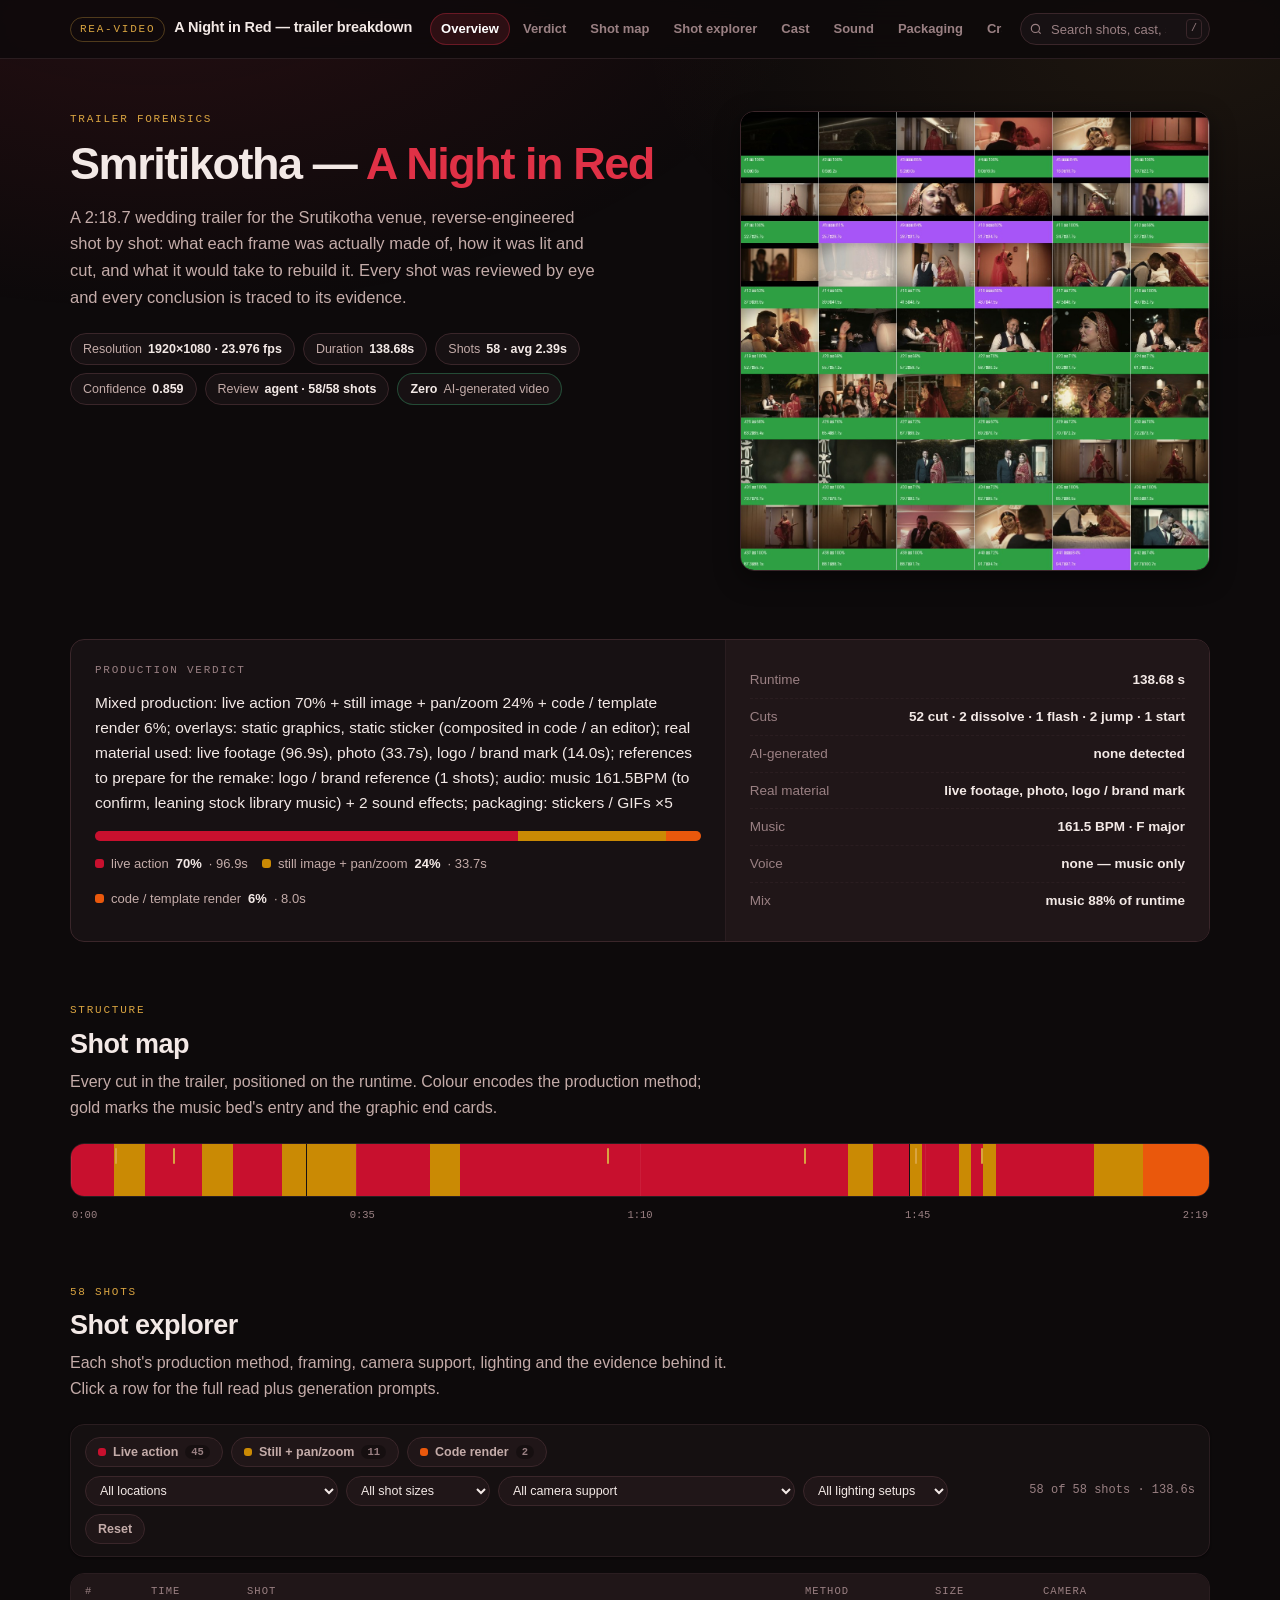
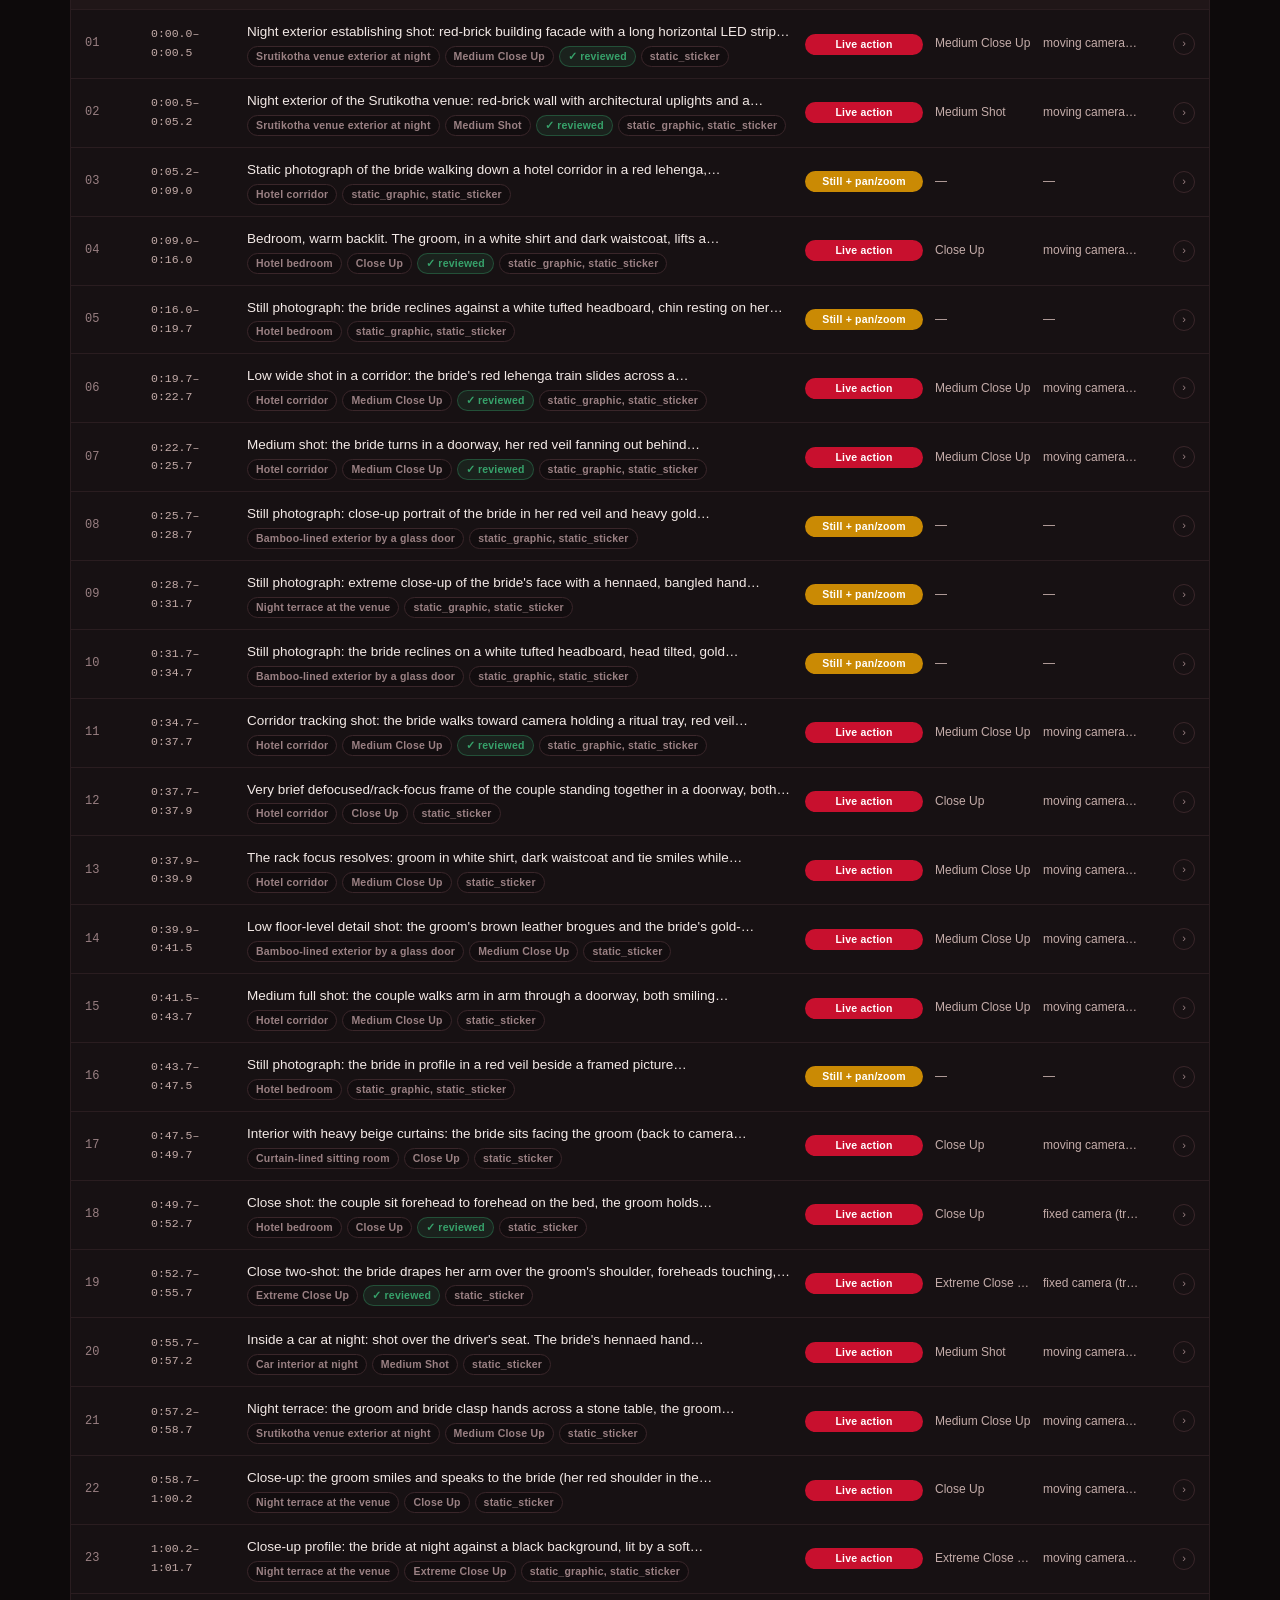
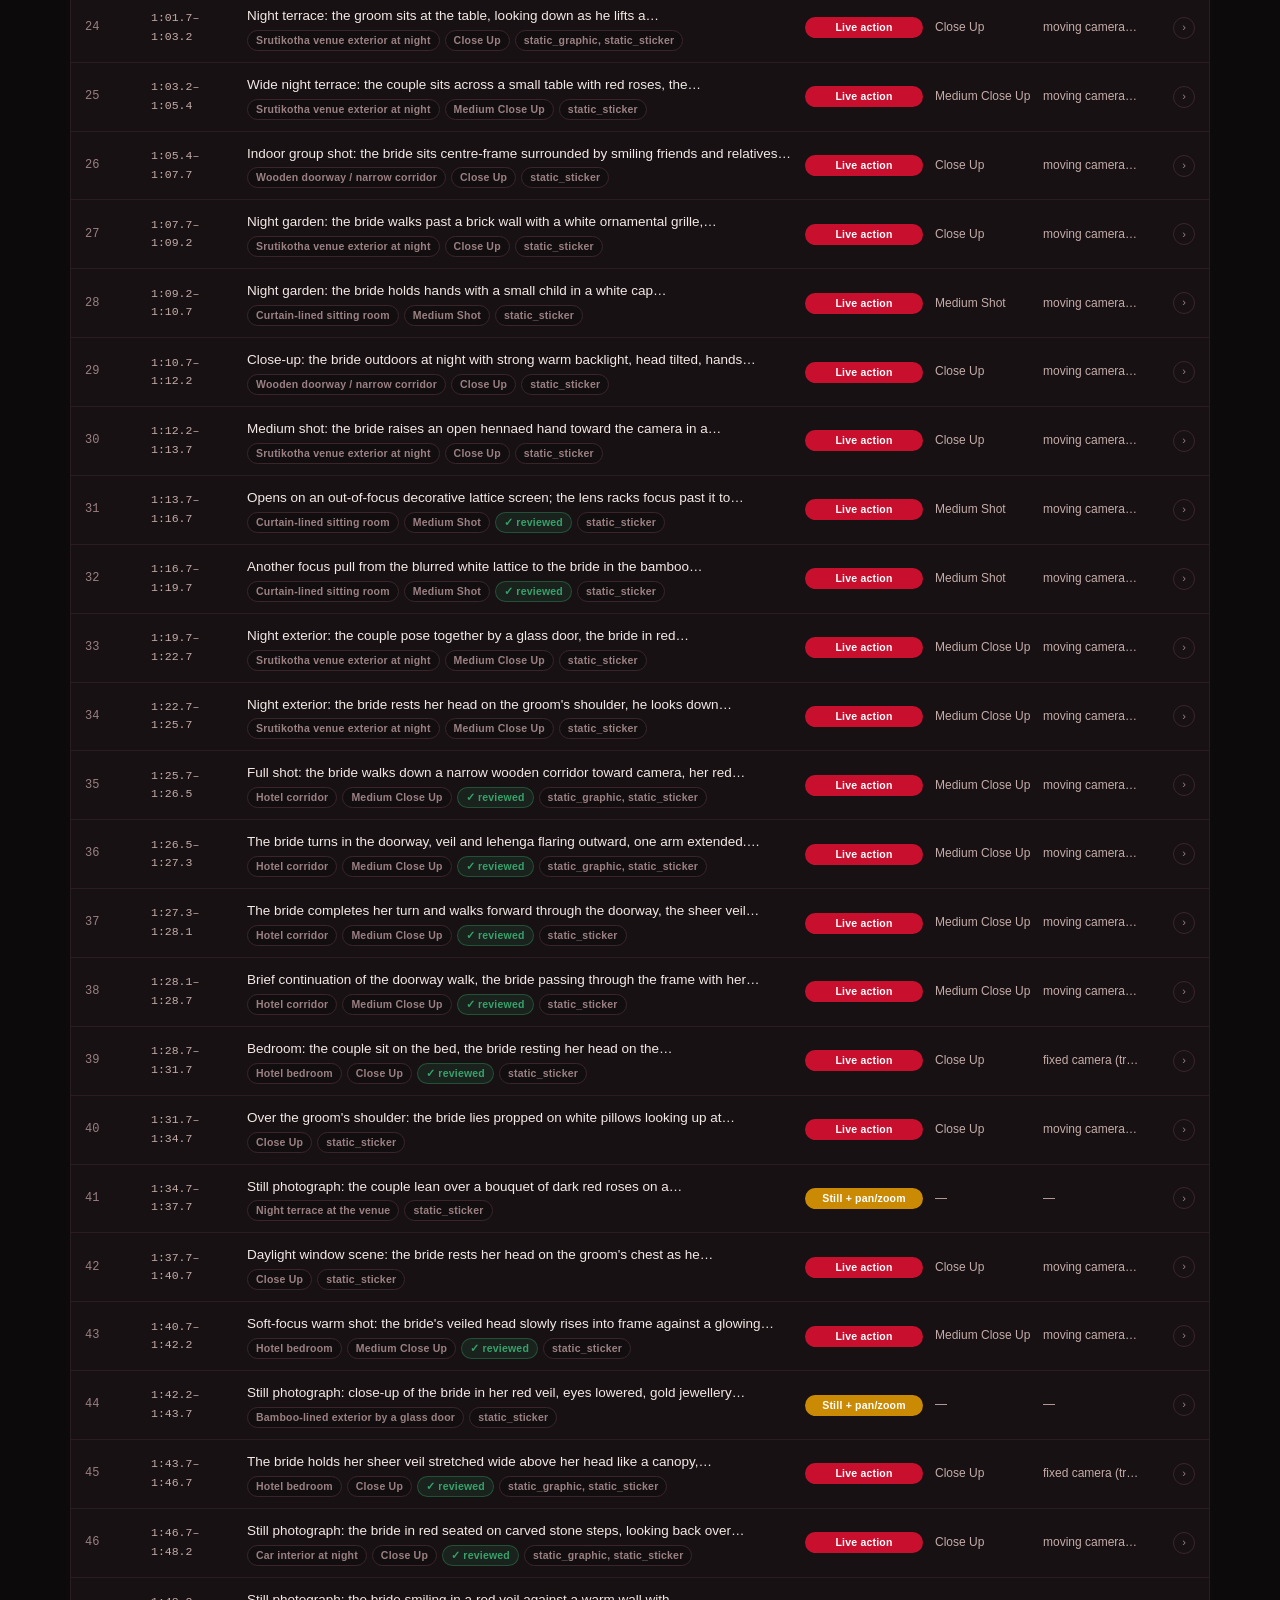
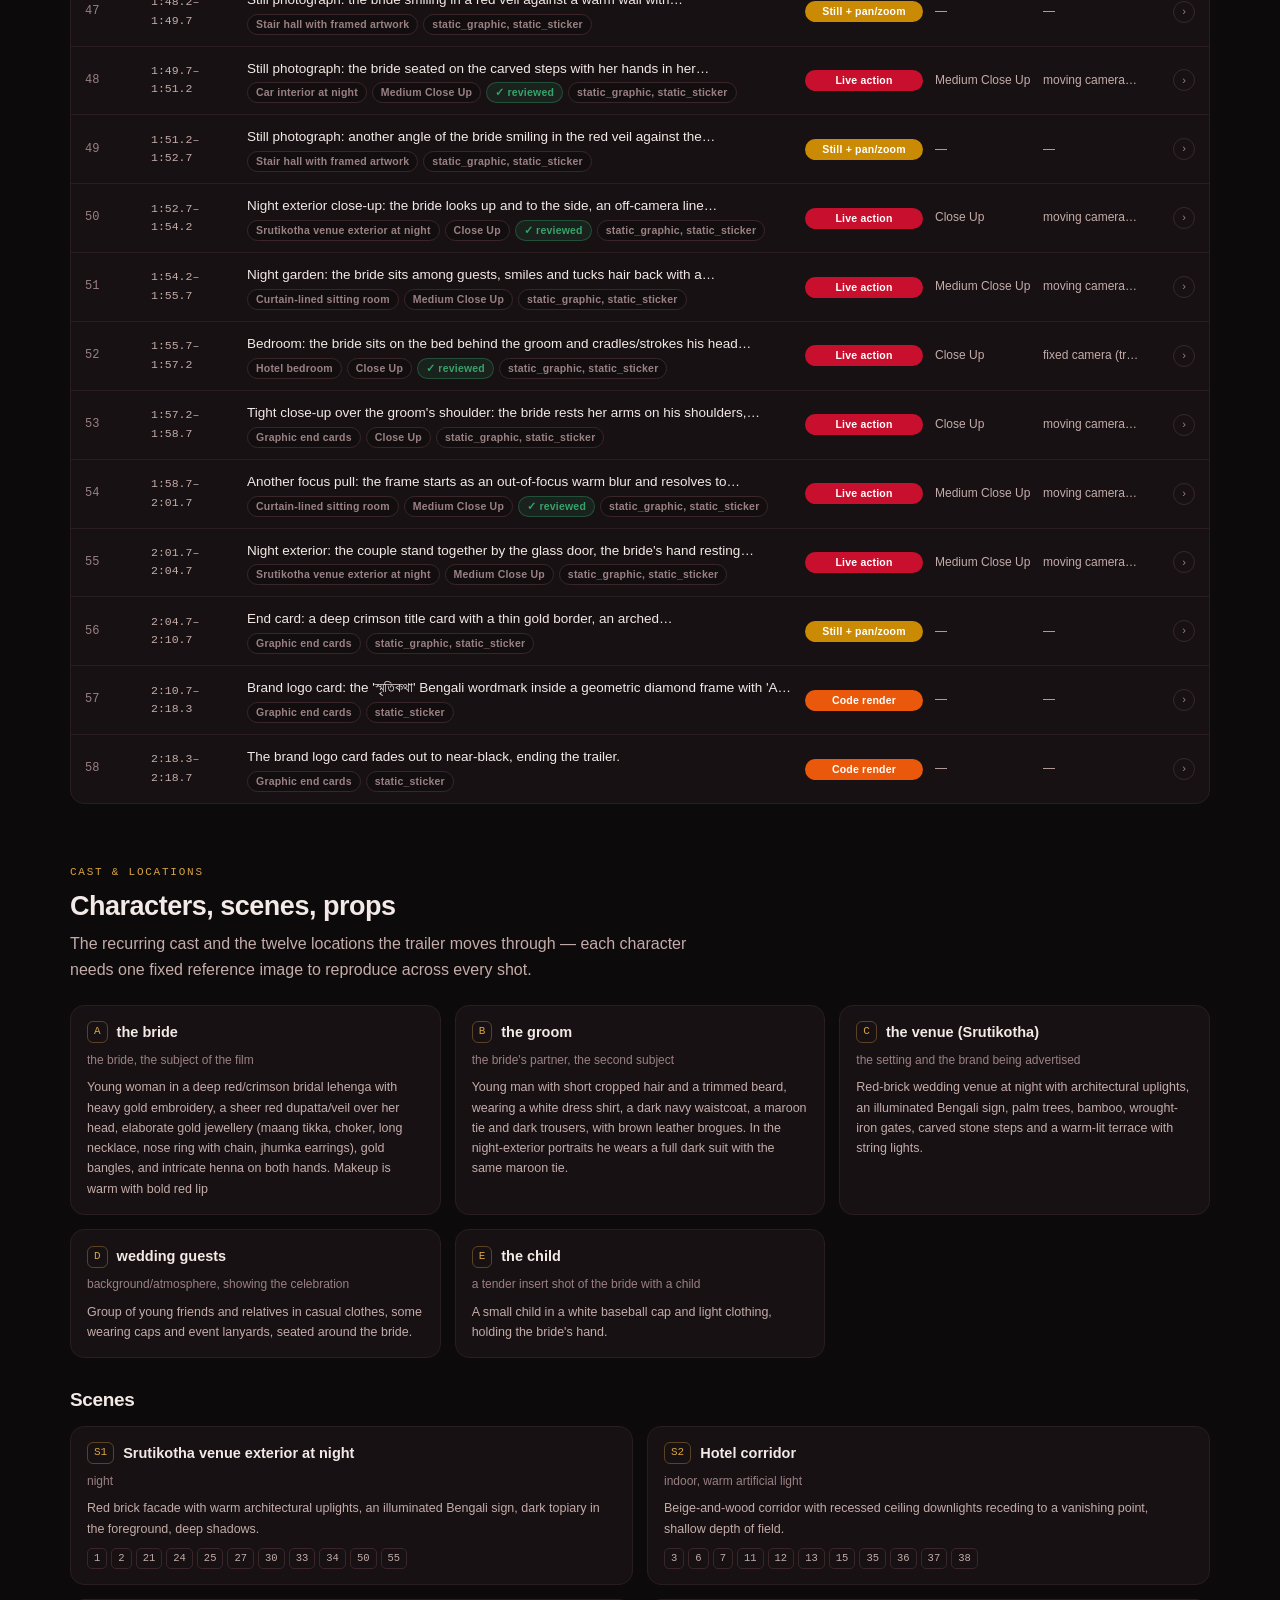
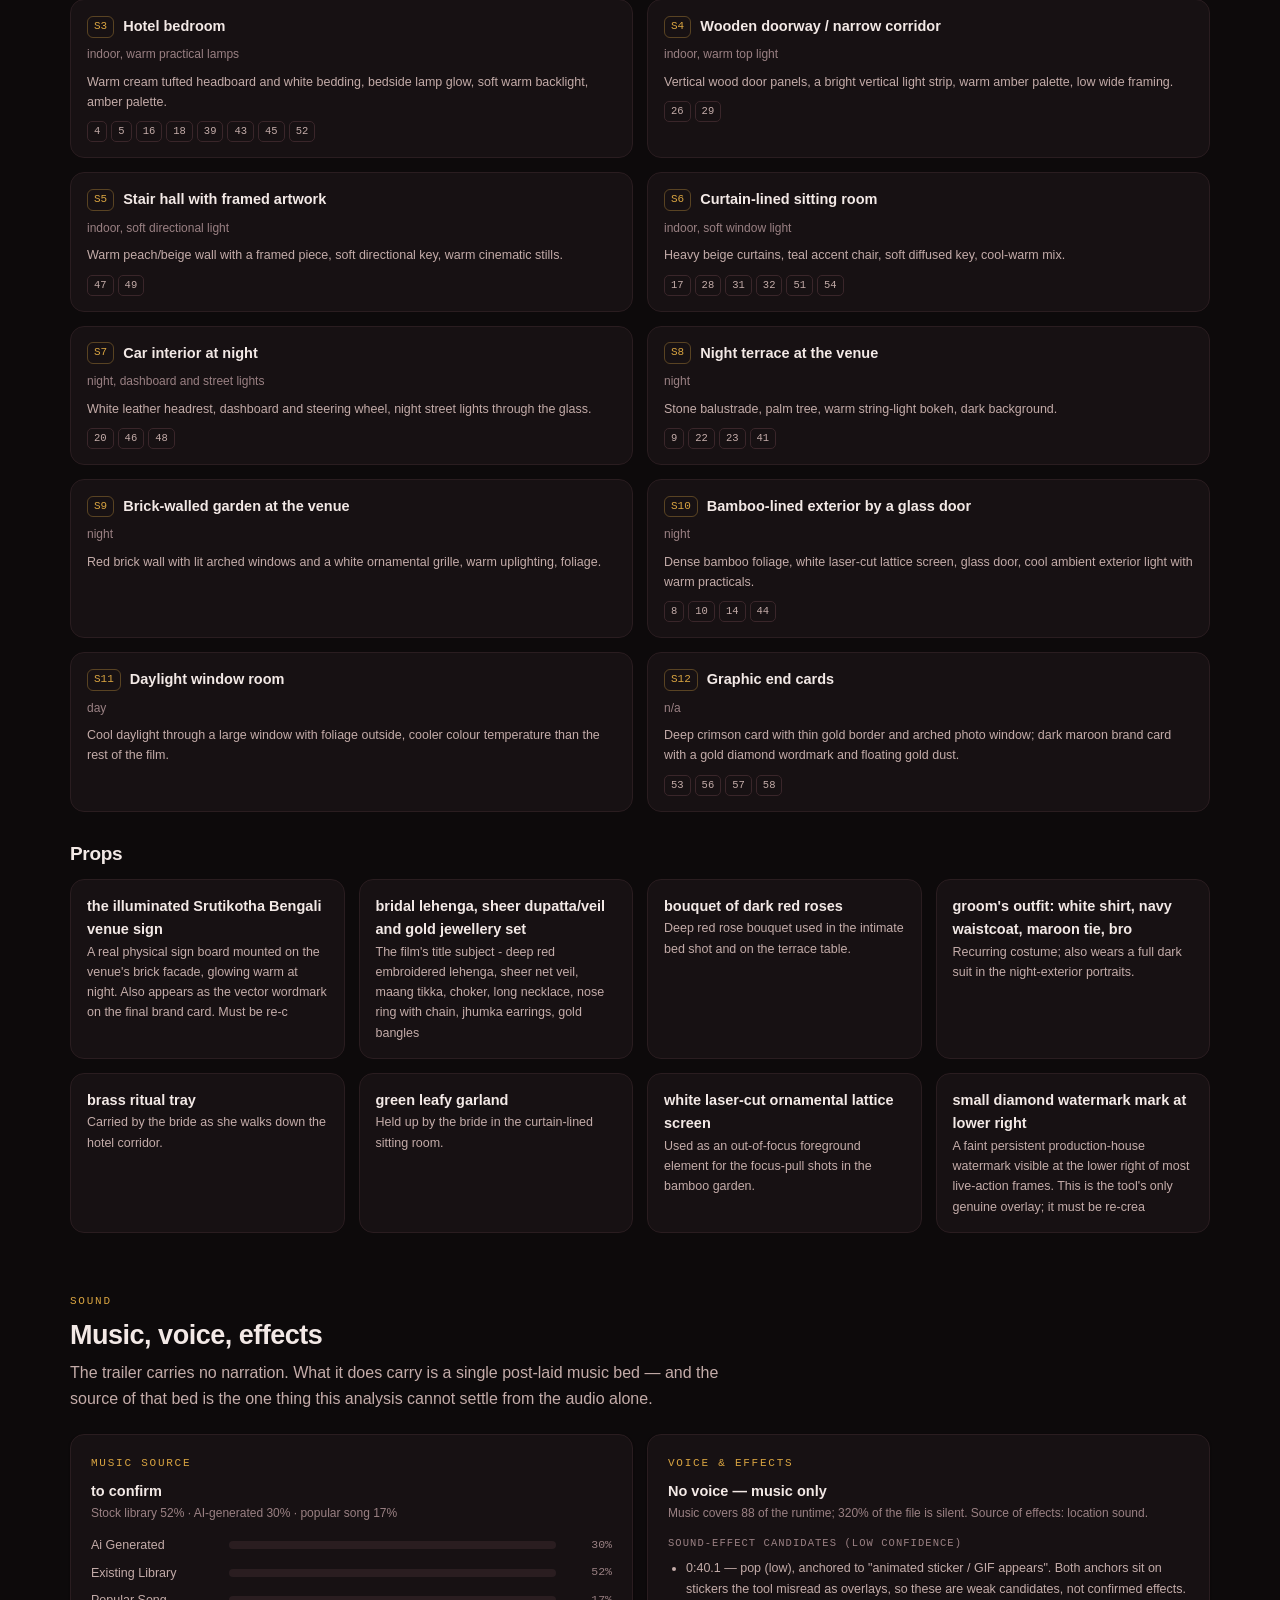
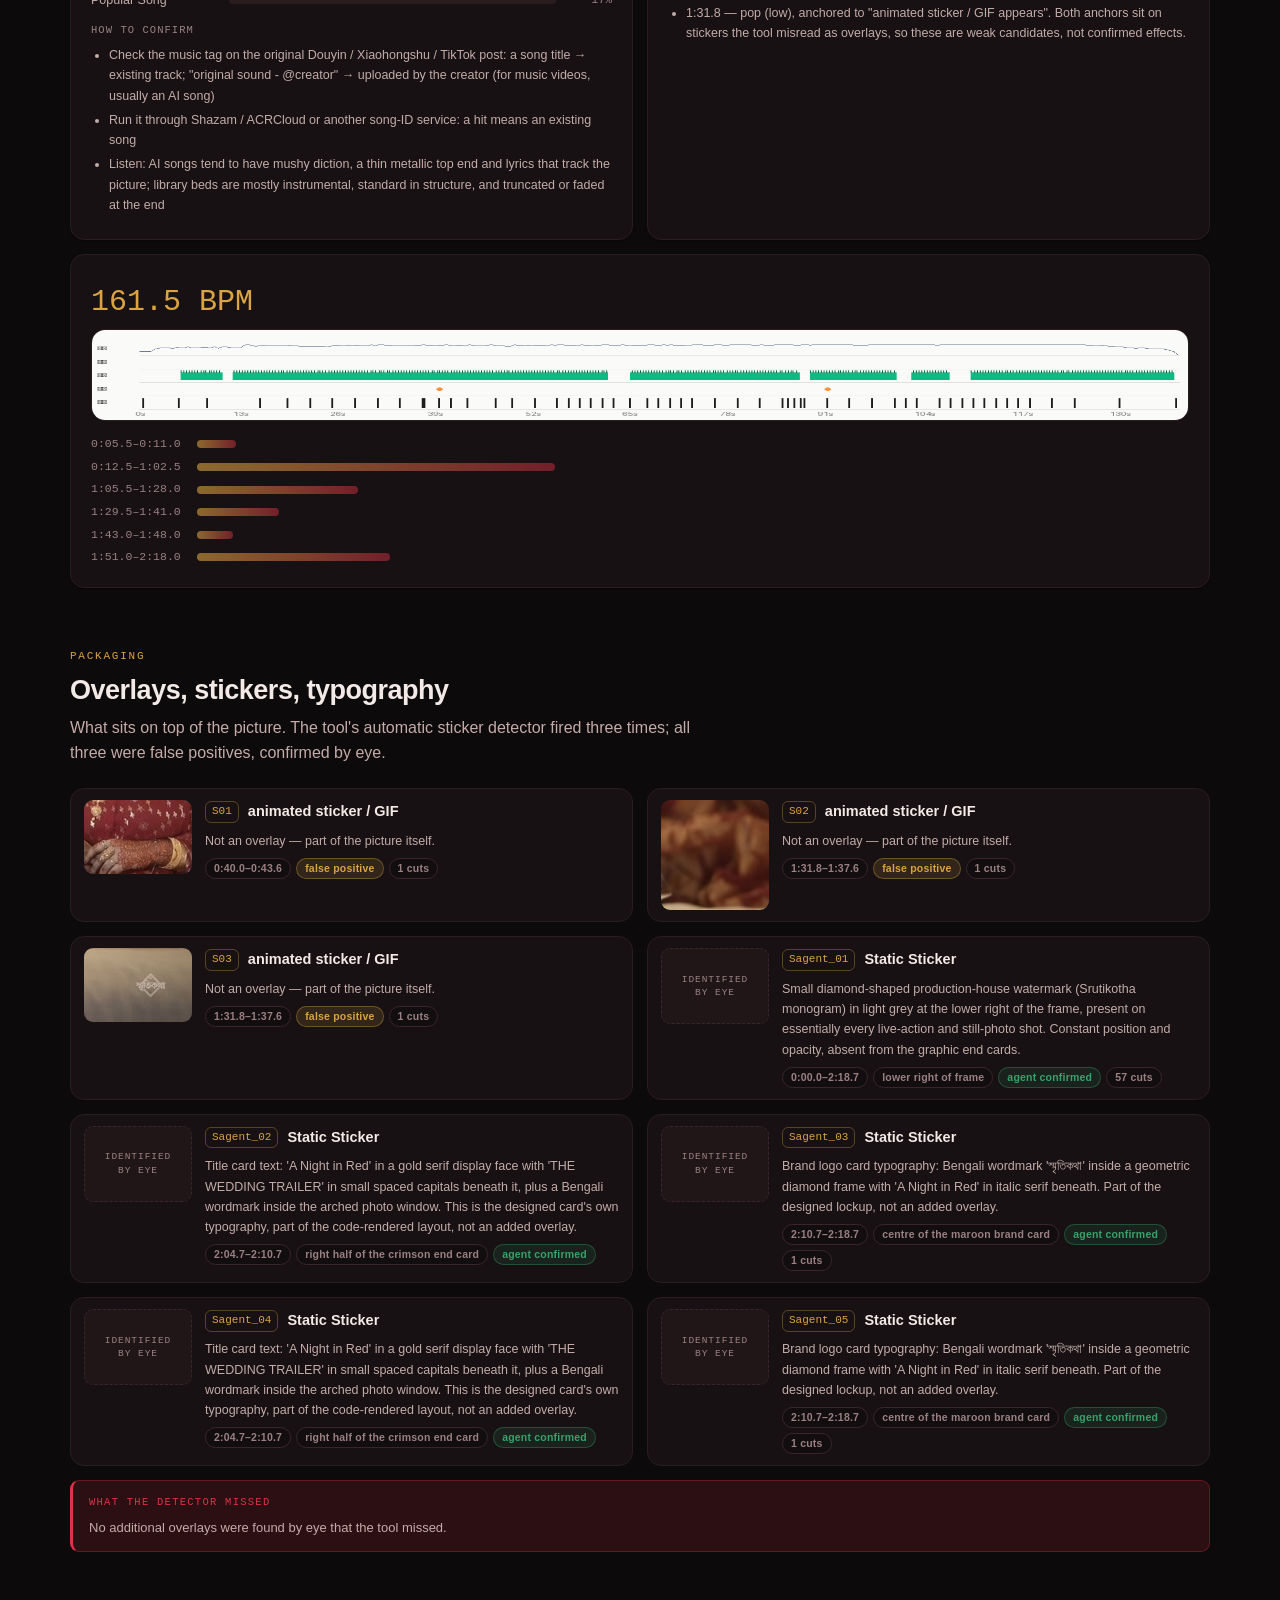
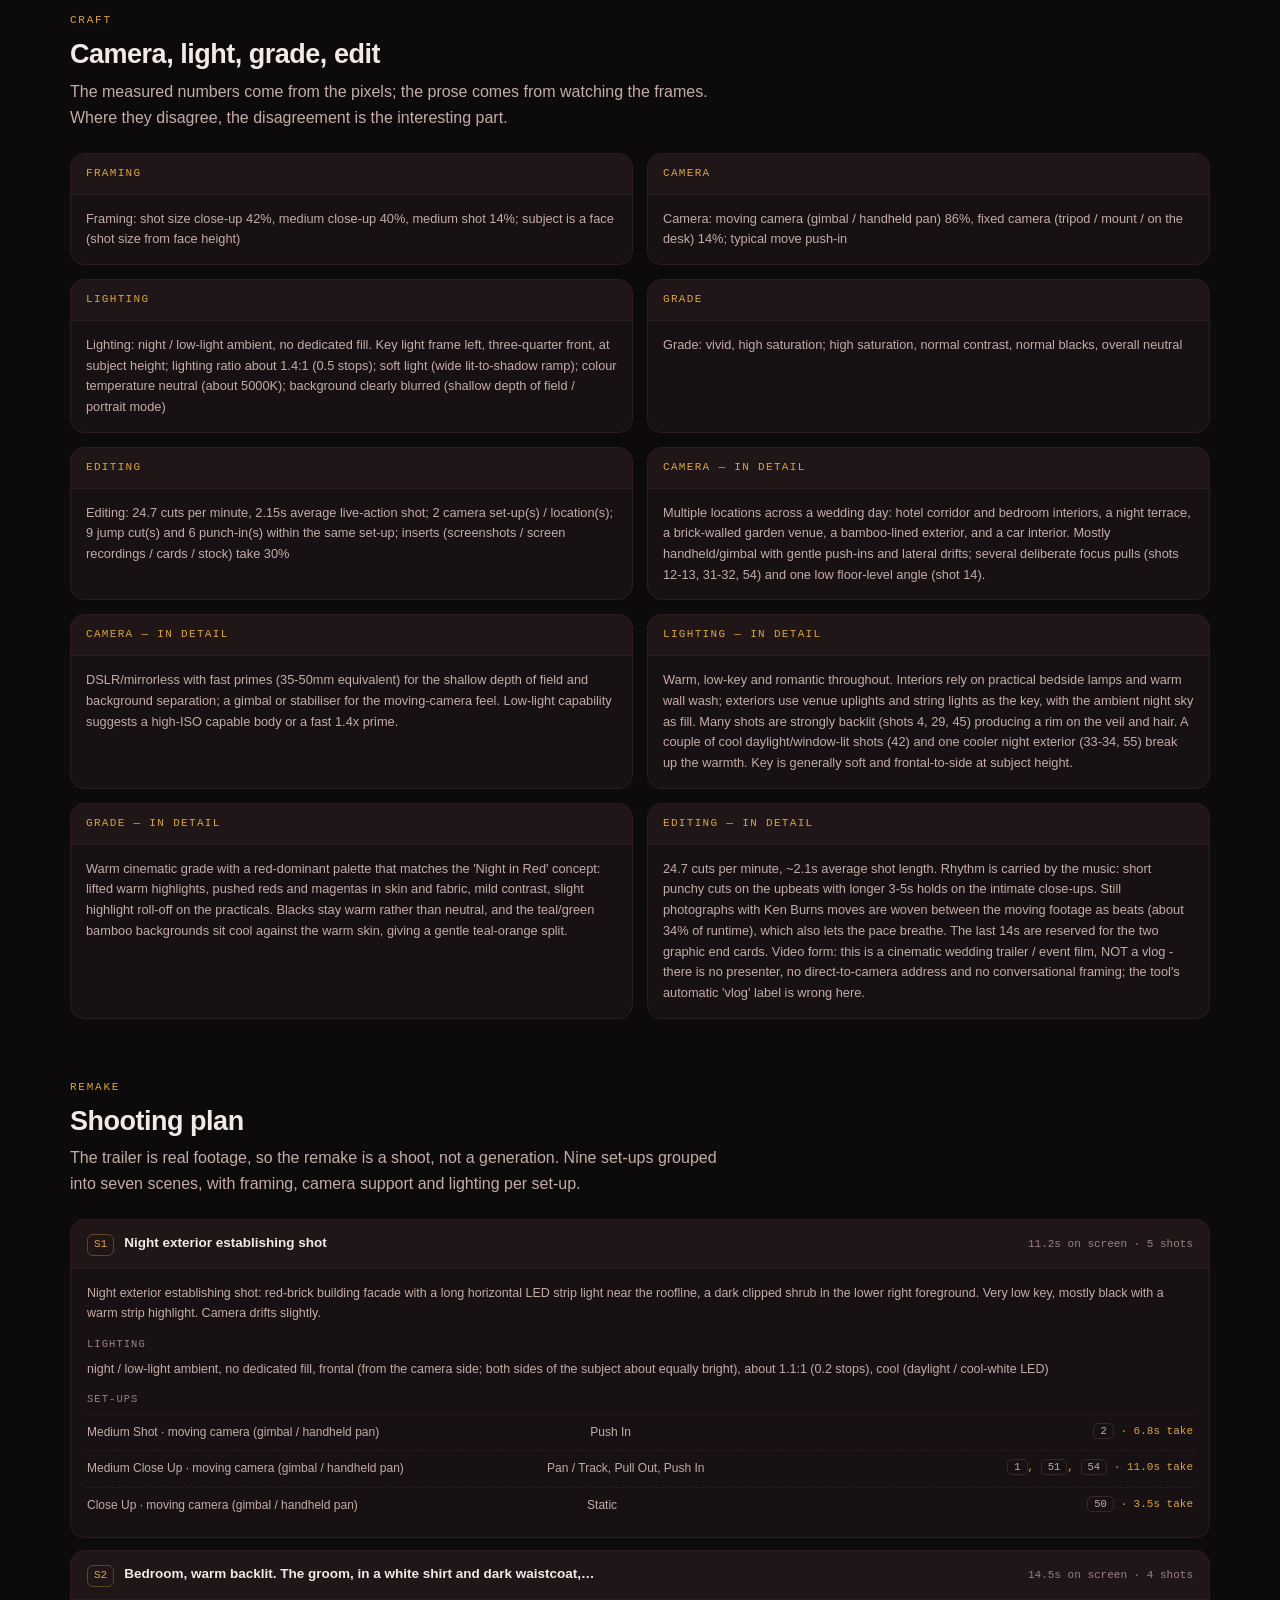
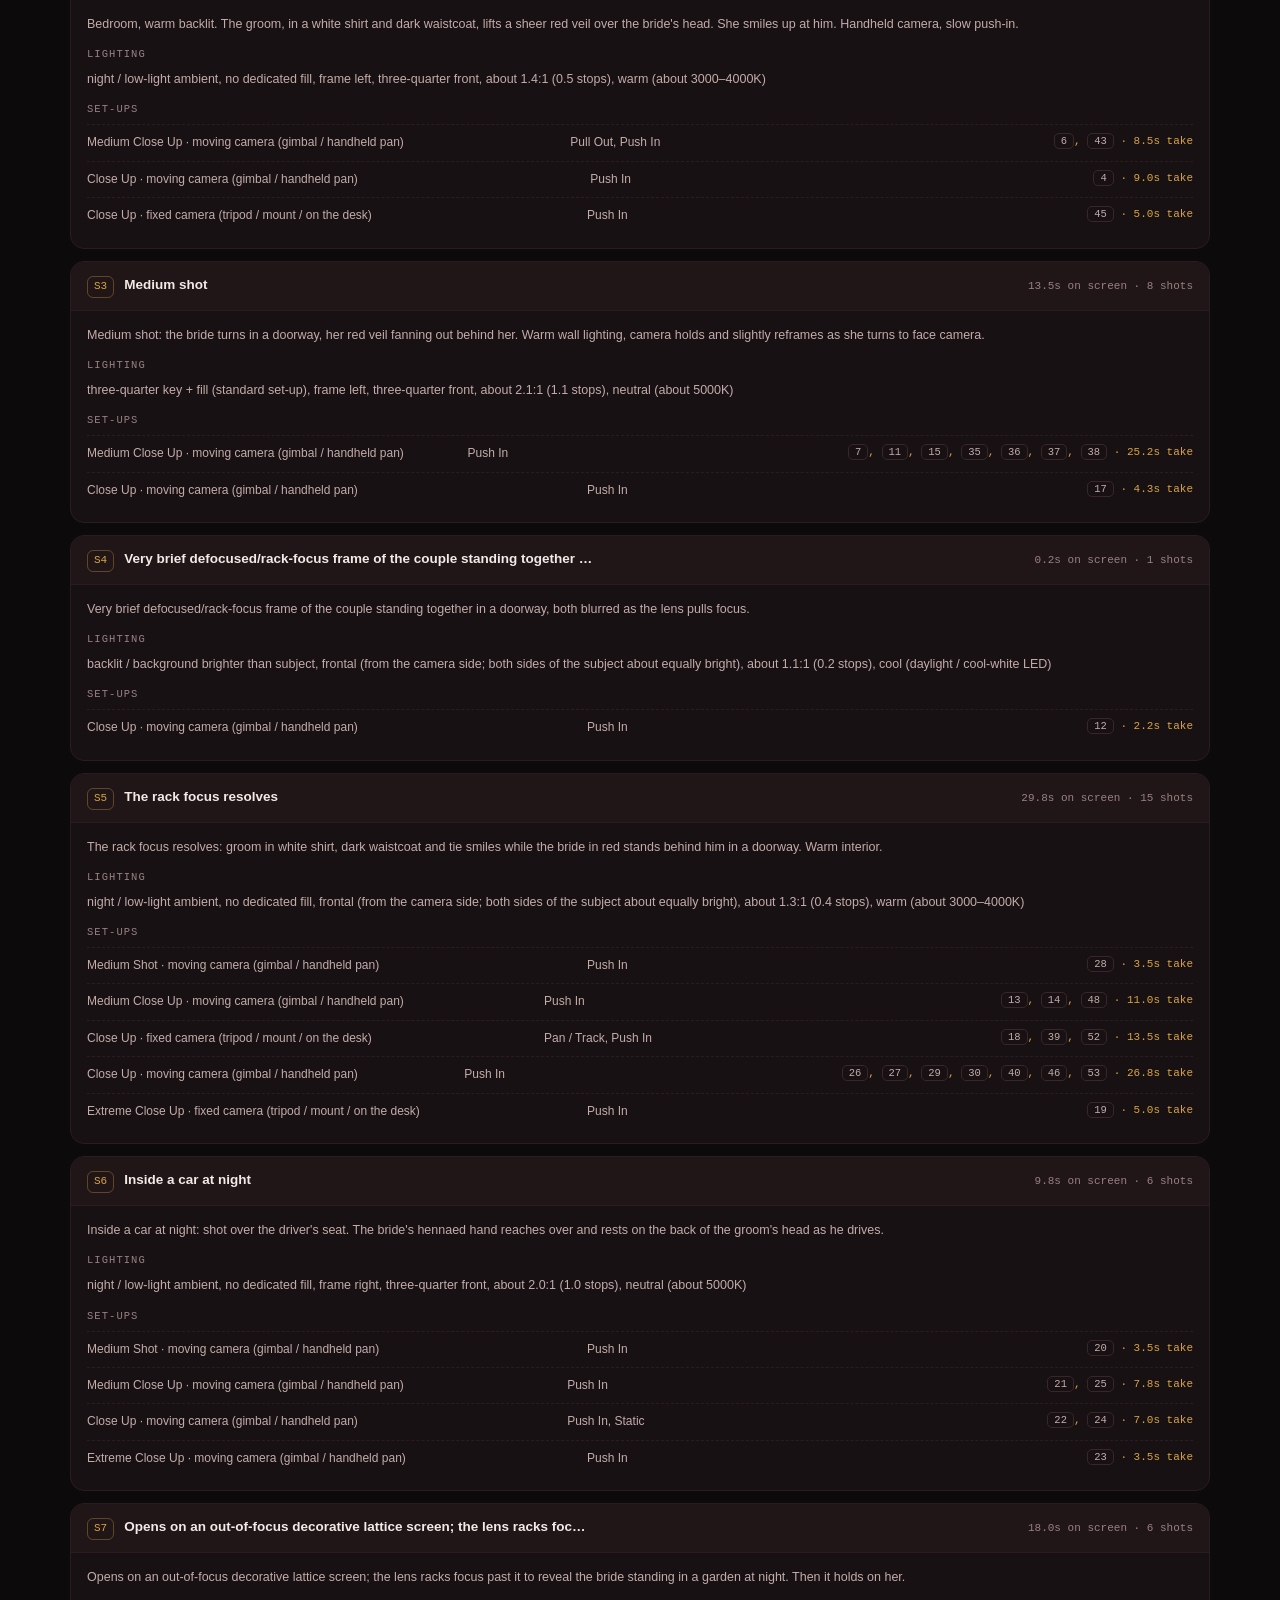
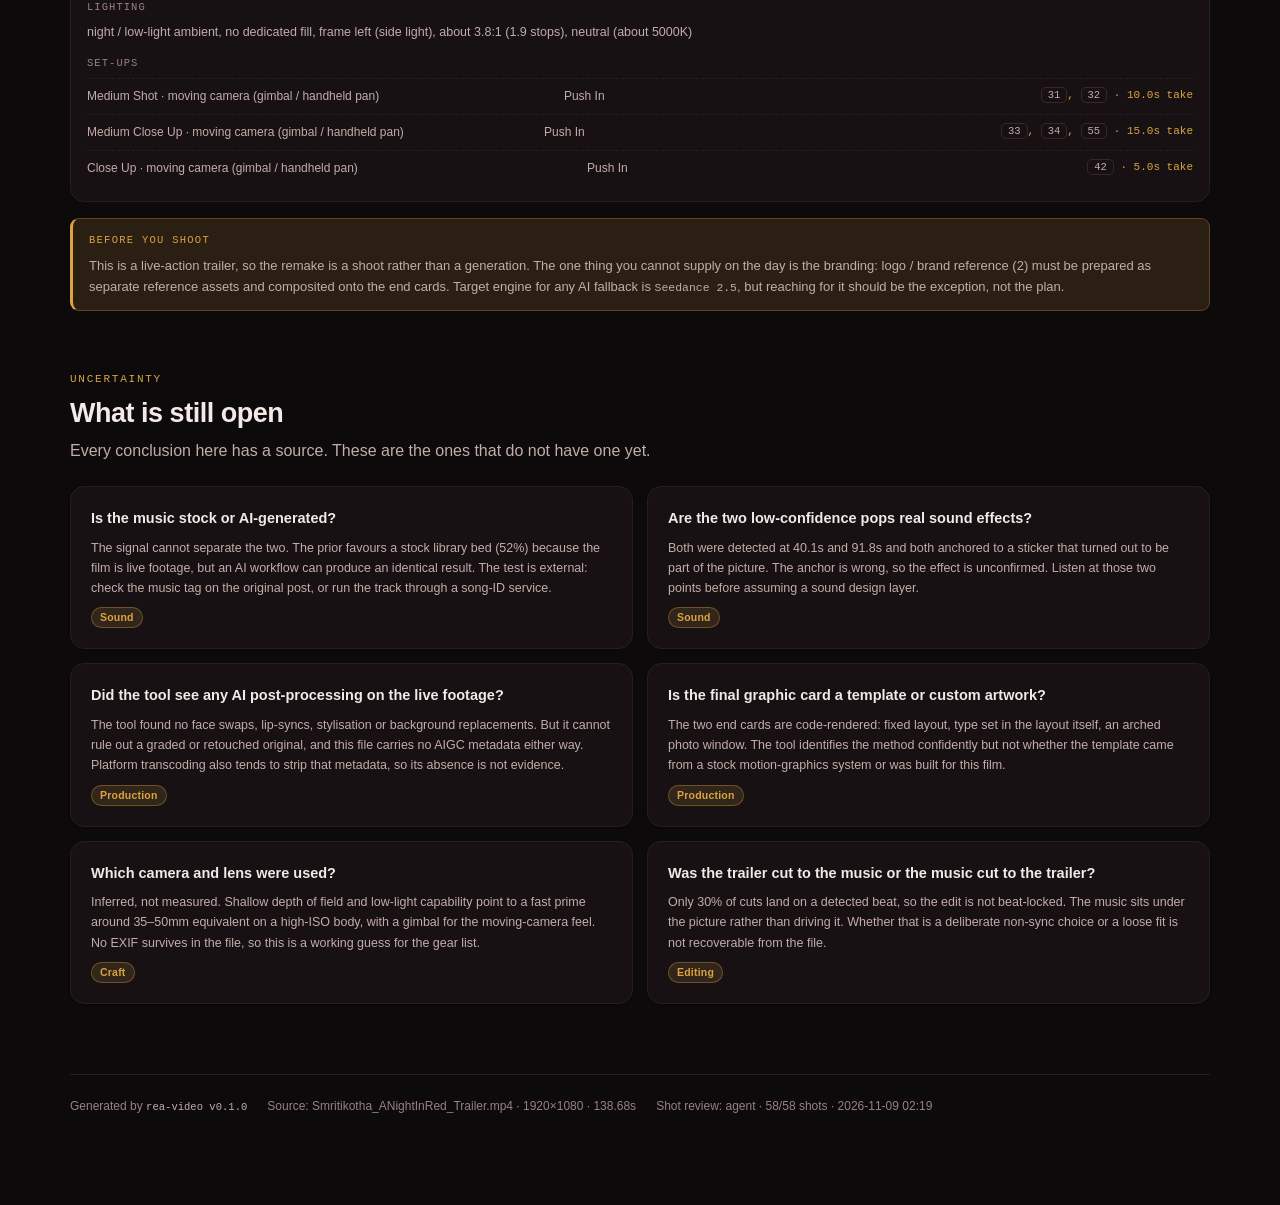
<file: index.html>
<!DOCTYPE html>
<html lang="en">
<head>
<meta charset="utf-8">
<meta name="viewport" content="width=device-width, initial-scale=1">
<title>Smritikotha — A Night in Red · Trailer Production Breakdown</title>
<meta name="description" content="Shot-by-shot reverse-engineering of the Smritikotha 'A Night in Red' wedding trailer: production method per shot, cast, lighting, editing, sound, and a remake plan.">
<style>/* ========================================================================
   Smritikotha — A Night in Red · trailer breakdown artifact
   Theme tokens
   ===================================================================== */
:root {
  --bg: #0d0a0b;
  --bg-elev: #171113;
  --bg-elev-2: #201618;
  --bg-elev-3: #2a1d20;
  --line: #3a262a;
  --line-soft: #2a1d20;
  --fg: #f3e9e6;
  --fg-mute: #c4aca9;
  --fg-dim: #9a8083;
  --accent: #e03146;
  --accent-soft: rgba(224, 49, 70, 0.14);
  --gold: #d9a441;
  --gold-soft: rgba(217, 164, 65, 0.14);
  --green: #37a26b;
  --blue: #4a90d9;
  --violet: #8b5cf6;

  --live: #c8102e;
  --still: #ca8a04;
  --code: #ea580c;

  --radius: 14px;
  --radius-sm: 9px;
  --radius-lg: 22px;
  --shadow-1: 0 1px 2px rgba(0, 0, 0, 0.4);
  --shadow-2: 0 8px 26px rgba(0, 0, 0, 0.48);
  --shadow-3: 0 20px 60px rgba(0, 0, 0, 0.62);

  --mono: ui-monospace, "SF Mono", "Cascadia Mono", Menlo, Consolas, monospace;
  --sans: "Inter", -apple-system, BlinkMacSystemFont, "Segoe UI", Roboto,
    "Helvetica Neue", Arial, sans-serif;

  --chrome-h: 58px;
  --measure: 1180px;
}

*,
*::before,
*::after { box-sizing: border-box; }

html { scroll-behavior: smooth; scroll-padding-top: calc(var(--chrome-h) + 16px); }

body {
  margin: 0;
  background: var(--bg);
  color: var(--fg);
  font-family: var(--sans);
  font-size: 16px;
  line-height: 1.62;
  -webkit-font-smoothing: antialiased;
  text-rendering: optimizeLegibility;
}

body::before {
  content: "";
  position: fixed;
  inset: 0;
  pointer-events: none;
  z-index: 0;
  background:
    radial-gradient(1100px 620px at 12% -8%, rgba(224, 49, 70, 0.13), transparent 62%),
    radial-gradient(900px 520px at 92% 4%, rgba(217, 164, 65, 0.08), transparent 60%);
}

h1, h2, h3, h4 {
  margin: 0;
  line-height: 1.22;
  letter-spacing: -0.018em;
  font-weight: 650;
}

p { margin: 0 0 0.9em; }
a { color: var(--gold); text-decoration-color: rgba(217, 164, 65, 0.4); }
a:hover { text-decoration-color: currentColor; }

code, .mono { font-family: var(--mono); font-size: 0.88em; }

:focus-visible {
  outline: 2px solid var(--gold);
  outline-offset: 2px;
  border-radius: 4px;
}

.skip {
  position: absolute;
  left: -9999px;
  top: 0;
  z-index: 200;
  background: var(--accent);
  color: #fff;
  padding: 10px 16px;
  border-radius: 0 0 var(--radius-sm) 0;
  font-weight: 600;
}
.skip:focus { left: 0; }

.sr {
  position: absolute;
  width: 1px; height: 1px;
  padding: 0; margin: -1px;
  overflow: hidden;
  clip: rect(0 0 0 0);
  white-space: nowrap;
  border: 0;
}

/* ========================================================================
   Sticky chrome — progress bar + nav
   ===================================================================== */
.chrome {
  position: sticky;
  top: 0;
  z-index: 90;
  background: rgba(13, 10, 11, 0.86);
  backdrop-filter: saturate(160%) blur(14px);
  -webkit-backdrop-filter: saturate(160%) blur(14px);
  border-bottom: 1px solid var(--line-soft);
}

.progress {
  position: absolute;
  left: 0; right: 0; bottom: -1px;
  height: 2px;
  background: transparent;
  overflow: hidden;
}
.progress__bar {
  height: 100%;
  width: 0;
  background: linear-gradient(90deg, var(--accent), var(--gold));
  transition: width 0.12s linear;
}

.chrome__bar {
  max-width: var(--measure);
  margin: 0 auto;
  padding: 0 20px;
  height: var(--chrome-h);
  display: flex;
  align-items: center;
  gap: 18px;
  min-width: 0;
  overflow: hidden;
}

.brand {
  display: flex;
  align-items: baseline;
  gap: 9px;
  flex: 0 0 auto;
  min-width: 0;
  white-space: nowrap;
}
.brand__mark {
  font-family: var(--mono);
  font-size: 11px;
  letter-spacing: 0.16em;
  text-transform: uppercase;
  color: var(--gold);
  border: 1px solid rgba(217, 164, 65, 0.32);
  border-radius: 999px;
  padding: 3px 9px;
  flex: 0 0 auto;
}
.brand__title {
  font-size: 14.5px;
  font-weight: 640;
  letter-spacing: -0.01em;
  white-space: nowrap;
}

.nav {
  display: flex;
  gap: 2px;
  margin-left: auto;
  overflow-x: auto;
  overflow-y: hidden;
  scrollbar-width: none;
  -ms-overflow-style: none;
  flex: 0 1 auto;
  min-width: 0;
  max-width: 100%;
  overscroll-behavior-x: contain;
  -webkit-overflow-scrolling: touch;
}
.nav::-webkit-scrollbar { display: none; }

.nav__link {
  display: inline-flex;
  align-items: center;
  height: 32px;
  padding: 0 11px;
  border-radius: 999px;
  font-size: 13px;
  font-weight: 550;
  color: var(--fg-dim);
  text-decoration: none;
  white-space: nowrap;
  flex: 0 0 auto;
  transition: color 0.16s, background 0.16s;
}
.nav__link:hover { color: var(--fg); background: var(--bg-elev-2); }
.nav__link.is-active {
  color: #fff;
  background: var(--accent-soft);
  box-shadow: inset 0 0 0 1px rgba(224, 49, 70, 0.34);
}

.chrome__search {
  position: relative;
  flex: 0 0 auto;
}
.chrome__search input {
  width: 190px;
  height: 32px;
  padding: 0 30px 0 30px;
  border-radius: 999px;
  border: 1px solid var(--line);
  background: var(--bg-elev);
  color: var(--fg);
  font: inherit;
  font-size: 13px;
}
.chrome__search input::placeholder { color: var(--fg-dim); }
.chrome__search input:focus {
  border-color: rgba(224, 49, 70, 0.5);
  outline: none;
}
.chrome__search svg {
  position: absolute;
  left: 9px; top: 50%;
  transform: translateY(-50%);
  width: 14px; height: 14px;
  stroke: var(--fg-dim);
  fill: none;
  stroke-width: 2;
  pointer-events: none;
}
.chrome__search kbd {
  position: absolute;
  right: 8px; top: 50%;
  transform: translateY(-50%);
  font-family: var(--mono);
  font-size: 10px;
  color: var(--fg-dim);
  border: 1px solid var(--line);
  border-radius: 4px;
  padding: 1px 4px;
  pointer-events: none;
}

/* ========================================================================
   Layout
   ===================================================================== */
.wrap {
  position: relative;
  z-index: 1;
  max-width: var(--measure);
  min-width: 0;
  margin: 0 auto;
  padding: 0 20px 96px;
}

.section { padding: 60px 0 0; scroll-margin-top: calc(var(--chrome-h) + 18px); }

.section__head { margin-bottom: 22px; }

.section__eyebrow {
  font-family: var(--mono);
  font-size: 11px;
  letter-spacing: 0.16em;
  text-transform: uppercase;
  color: var(--gold);
  margin-bottom: 8px;
}
.section__title {
  font-size: 27px;
  margin-bottom: 8px;
}
.section__lede {
  color: var(--fg-mute);
  max-width: 74ch;
  margin: 0;
}

.card {
  background: var(--bg-elev);
  border: 1px solid var(--line-soft);
  border-radius: var(--radius);
  box-shadow: var(--shadow-1);
}
.card--pad { padding: 20px; }

.grid { display: grid; gap: 14px; }
.grid > * { min-width: 0; }
.grid--2 { grid-template-columns: repeat(2, minmax(0, 1fr)); }
.grid--3 { grid-template-columns: repeat(3, minmax(0, 1fr)); }
.grid--4 { grid-template-columns: repeat(4, minmax(0, 1fr)); }

/* ========================================================================
   Hero
   ===================================================================== */
.hero {
  padding: 52px 0 8px;
}
.hero__grid {
  display: grid;
  grid-template-columns: minmax(0, 1.15fr) minmax(0, 0.85fr);
  gap: 34px;
  align-items: start;
}
.hero__copy { min-width: 0; }
.hero__title {
  font-size: clamp(30px, 4.4vw, 45px);
  letter-spacing: -0.032em;
  margin-bottom: 12px;
}
.hero__title em {
  font-style: normal;
  color: var(--accent);
}
.hero__sub {
  color: var(--fg-mute);
  font-size: 16.5px;
  max-width: 58ch;
  margin-bottom: 22px;
}
.hero__facts {
  display: flex;
  flex-wrap: wrap;
  gap: 8px;
}
.fact {
  display: inline-flex;
  align-items: baseline;
  gap: 6px;
  border: 1px solid var(--line);
  background: var(--bg-elev);
  border-radius: 999px;
  padding: 5px 12px;
  font-size: 12.5px;
  color: var(--fg-mute);
}
.fact b { color: var(--fg); font-weight: 600; }
.fact--ok { border-color: rgba(55, 162, 107, 0.4); }
.fact--warn { border-color: rgba(217, 164, 65, 0.4); }

.hero__film {
  display: block;
  width: 100%;
  max-width: 100%;
  margin: 0;
  border-radius: var(--radius);
  overflow: hidden;
  border: 1px solid var(--line);
  box-shadow: var(--shadow-2);
  background: #000;
  /* The storyboard is a 1200x1680 portrait contact sheet. Cap it and let the
     reader scroll inside the frame rather than blowing out the first screen. */
  height: 460px;
}
.hero__film img {
  display: block;
  width: 100%;
  max-width: 100%;
  height: 100%;
  object-fit: cover;
  object-position: top center;
}

/* ========================================================================
   Verdict banner
   ===================================================================== */
.verdict {
  display: grid;
  grid-template-columns: 1.35fr 1fr;
  gap: 0;
  border: 1px solid var(--line);
  border-radius: var(--radius);
  overflow: hidden;
  background: var(--bg-elev);
}
.verdict__main { padding: 22px 24px; }
.verdict__label {
  font-family: var(--mono);
  font-size: 11px;
  letter-spacing: 0.16em;
  text-transform: uppercase;
  color: var(--fg-dim);
  margin-bottom: 10px;
}
.verdict__text { font-size: 15.5px; color: var(--fg); margin-bottom: 16px; }

.mix { display: flex; height: 10px; border-radius: 999px; overflow: hidden; background: var(--bg-elev-3); }
.mix__seg { height: 100%; }
.mix__legend {
  display: flex;
  flex-wrap: wrap;
  gap: 14px;
  margin-top: 12px;
}
.mix__item { display: inline-flex; align-items: center; gap: 7px; font-size: 13px; color: var(--fg-mute); }
.mix__dot { width: 9px; height: 9px; border-radius: 3px; flex: 0 0 auto; }
.mix__item b { color: var(--fg); font-weight: 600; }

.verdict__side {
  padding: 22px 24px;
  border-left: 1px solid var(--line-soft);
  background: var(--bg-elev-2);
}
.stat { display: flex; justify-content: space-between; gap: 12px; padding: 7px 0; border-bottom: 1px dashed var(--line-soft); font-size: 13.5px; }
.stat:last-child { border-bottom: 0; }
.stat__k { color: var(--fg-dim); }
.stat__v { color: var(--fg); font-weight: 600; text-align: right; }

/* ========================================================================
   Filter bar
   ===================================================================== */
.filters {
  position: sticky;
  top: var(--chrome-h);
  z-index: 40;
  background: rgba(23, 17, 19, 0.94);
  backdrop-filter: blur(12px);
  -webkit-backdrop-filter: blur(12px);
  border: 1px solid var(--line-soft);
  border-radius: var(--radius);
  padding: 12px 14px;
  margin-bottom: 16px;
  box-shadow: var(--shadow-1);
}
.filters__row { display: flex; flex-wrap: wrap; gap: 8px; align-items: center; }
.filters__row + .filters__row { margin-top: 9px; }
.filters__spacer { flex: 1 1 auto; }

.chip {
  display: inline-flex;
  align-items: center;
  gap: 7px;
  height: 30px;
  padding: 0 12px;
  border-radius: 999px;
  border: 1px solid var(--line);
  background: var(--bg-elev-2);
  color: var(--fg-mute);
  font-size: 12.5px;
  font-weight: 550;
  cursor: pointer;
  user-select: none;
  transition: color 0.15s, border-color 0.15s, background 0.15s;
  white-space: nowrap;
}
.chip:hover { color: var(--fg); border-color: var(--line); background: var(--bg-elev-3); }
.chip.is-on {
  color: #fff;
  background: var(--accent-soft);
  border-color: rgba(224, 49, 70, 0.55);
}
.chip__dot { width: 8px; height: 8px; border-radius: 3px; flex: 0 0 auto; }
.chip__n {
  font-family: var(--mono);
  font-size: 10.5px;
  color: var(--fg-dim);
  background: rgba(0, 0, 0, 0.3);
  border-radius: 999px;
  padding: 1px 6px;
}
.chip.is-on .chip__n { color: var(--fg-mute); }

.select {
  height: 30px;
  border-radius: 999px;
  border: 1px solid var(--line);
  background: var(--bg-elev-2);
  color: var(--fg);
  font: inherit;
  font-size: 12.5px;
  padding: 0 10px;
}

.btn {
  display: inline-flex;
  align-items: center;
  gap: 7px;
  height: 30px;
  padding: 0 12px;
  border-radius: 999px;
  border: 1px solid var(--line);
  background: var(--bg-elev-2);
  color: var(--fg-mute);
  font: inherit;
  font-size: 12.5px;
  font-weight: 550;
  cursor: pointer;
  transition: color 0.15s, background 0.15s, border-color 0.15s;
}
.btn:hover { color: var(--fg); background: var(--bg-elev-3); }
.btn--accent {
  border-color: rgba(224, 49, 70, 0.5);
  background: var(--accent-soft);
  color: #fff;
}
.btn svg { width: 14px; height: 14px; fill: none; stroke: currentColor; stroke-width: 2; }

.result-count {
  font-family: var(--mono);
  font-size: 12px;
  color: var(--fg-dim);
  white-space: nowrap;
}

/* ========================================================================
   Shot table
   ===================================================================== */
.shots {
  border: 1px solid var(--line-soft);
  border-radius: var(--radius);
  overflow: hidden;
  background: var(--bg-elev);
  min-width: 0;
}
.shots > * { min-width: 0; }

.shots__head {
  display: grid;
  grid-template-columns: 54px 84px 1fr 118px 96px 96px 44px;
  gap: 12px;
  padding: 9px 14px;
  border-bottom: 1px solid var(--line-soft);
  background: var(--bg-elev-2);
  font-family: var(--mono);
  font-size: 10.5px;
  letter-spacing: 0.1em;
  text-transform: uppercase;
  color: var(--fg-dim);
}

.shot {
  display: grid;
  grid-template-columns: 54px 84px 1fr 118px 96px 96px 44px;
  gap: 12px;
  padding: 11px 14px;
  align-items: center;
  border-bottom: 1px solid var(--line-soft);
  cursor: pointer;
  transition: background 0.12s;
}
.shot:last-child { border-bottom: 0; }
.shot:hover { background: var(--bg-elev-2); }
.shot.is-open { background: var(--bg-elev-3); }

.shot__n {
  font-family: var(--mono);
  font-size: 12px;
  color: var(--fg-dim);
}
.shot__time {
  font-family: var(--mono);
  font-size: 11.5px;
  color: var(--fg-mute);
}
.shot__desc { min-width: 0; }
.shot__title {
  font-size: 13.5px;
  color: var(--fg);
  margin-bottom: 3px;
  overflow: hidden;
  text-overflow: ellipsis;
  display: -webkit-box;
  -webkit-line-clamp: 1;
  -webkit-box-orient: vertical;
}
.shot__meta {
  display: flex;
  flex-wrap: wrap;
  gap: 5px;
}

.pill {
  display: inline-flex;
  align-items: center;
  gap: 5px;
  border-radius: 999px;
  padding: 1px 8px;
  font-size: 10.5px;
  font-weight: 600;
  letter-spacing: 0.02em;
  border: 1px solid transparent;
  white-space: nowrap;
}
.pill--label { color: #fff; }
.pill--ghost {
  color: var(--fg-dim);
  border-color: var(--line);
  background: rgba(0, 0, 0, 0.22);
}
.pill--warn { color: var(--gold); border-color: rgba(217, 164, 65, 0.36); background: var(--gold-soft); }
.pill--ok { color: var(--green); border-color: rgba(55, 162, 107, 0.36); background: rgba(55, 162, 107, 0.12); }

.shot__label { font-size: 12px; }
.shot__label .pill { width: 100%; justify-content: center; }
.shot__size, .shot__cam {
  font-size: 12px;
  color: var(--fg-mute);
  overflow: hidden;
  text-overflow: ellipsis;
  white-space: nowrap;
}
.shot__chev {
  width: 22px; height: 22px;
  border-radius: 50%;
  display: grid;
  place-items: center;
  color: var(--fg-dim);
  border: 1px solid var(--line);
  font-size: 11px;
  justify-self: end;
}
.shot.is-open .shot__chev { color: var(--gold); border-color: rgba(217, 164, 65, 0.45); }

/* ---- expanded shot detail ---- */
.shot__detail {
  grid-column: 1 / -1;
  display: none;
  padding: 4px 0 12px;
}
.shot.is-open .shot__detail { display: block; }

.detail {
  border: 1px solid var(--line);
  border-radius: var(--radius);
  background: var(--bg-elev);
  overflow: hidden;
}
.detail__top {
  display: grid;
  grid-template-columns: 320px 1fr;
  gap: 0;
}
.detail__media {
  padding: 12px;
  background: var(--bg-elev-2);
  border-right: 1px solid var(--line-soft);
}
.detail__media img {
  display: block;
  width: 100%;
  border-radius: var(--radius-sm);
  background: #000;
  cursor: zoom-in;
}
.detail__frames {
  display: grid;
  grid-template-columns: repeat(3, 1fr);
  gap: 7px;
  margin-top: 7px;
}
.detail__frames img {
  cursor: zoom-in;
  border-radius: 6px;
  aspect-ratio: 16 / 9;
  object-fit: cover;
}
.detail__body { padding: 14px 16px; }
.detail__desc { font-size: 13.5px; color: var(--fg); margin-bottom: 12px; }

.kv {
  display: grid;
  grid-template-columns: 116px 1fr;
  gap: 4px 12px;
  font-size: 12.5px;
}
.kv__k { color: var(--fg-dim); }
.kv__v { color: var(--fg-mute); }

.evidence { margin-top: 12px; }
.evidence__t {
  font-family: var(--mono);
  font-size: 10.5px;
  letter-spacing: 0.1em;
  text-transform: uppercase;
  color: var(--fg-dim);
  margin-bottom: 6px;
}
.evidence ul { margin: 0; padding-left: 18px; }
.evidence li { font-size: 12.5px; color: var(--fg-mute); margin-bottom: 4px; }

.prompt {
  margin-top: 12px;
  border: 1px solid var(--line-soft);
  border-radius: var(--radius-sm);
  background: var(--bg-elev-2);
  padding: 10px 12px;
}
.prompt__t {
  font-family: var(--mono);
  font-size: 10.5px;
  letter-spacing: 0.1em;
  text-transform: uppercase;
  color: var(--gold);
  margin-bottom: 6px;
}
.prompt__b { font-size: 12.5px; color: var(--fg-mute); font-family: var(--mono); line-height: 1.55; }

/* ========================================================================
   Timeline strip
   ===================================================================== */
.timeline {
  position: relative;
  height: 54px;
  border: 1px solid var(--line-soft);
  border-radius: var(--radius);
  background: var(--bg-elev);
  overflow: hidden;
  margin-bottom: 10px;
}
.timeline__seg {
  position: absolute;
  top: 0; bottom: 0;
  min-width: 1px;
}
.timeline__tick {
  position: absolute;
  top: 0; bottom: 0;
  width: 1px;
  background: rgba(255, 255, 255, 0.06);
}
.timeline__mark {
  position: absolute;
  top: 4px;
  width: 2px;
  height: 16px;
  background: var(--gold);
  border-radius: 2px;
  transform: translateX(-1px);
}
.timeline__axis {
  display: flex;
  justify-content: space-between;
  font-family: var(--mono);
  font-size: 10.5px;
  color: var(--fg-dim);
  padding: 0 2px;
}

/* ========================================================================
   Audio
   ===================================================================== */
.wave {
  width: 100%;
  height: 92px;
  border: 1px solid var(--line-soft);
  border-radius: var(--radius);
  background: var(--bg-elev);
  display: block;
}
.bpm {
  display: flex;
  align-items: baseline;
  gap: 10px;
  margin: 12px 0;
}
.bpm__n { font-family: var(--mono); font-size: 30px; color: var(--gold); line-height: 1; }
.bpm__l { font-size: 12.5px; color: var(--fg-dim); }

.musicsegs { display: flex; flex-direction: column; gap: 4px; }
.musicseg {
  display: grid;
  grid-template-columns: 96px 1fr;
  gap: 10px;
  align-items: center;
  font-size: 12.5px;
  color: var(--fg-mute);
}
.musicseg__t { font-family: var(--mono); font-size: 11.5px; color: var(--fg-dim); }
.musicseg__bar {
  height: 8px;
  border-radius: 999px;
  background: linear-gradient(90deg, rgba(217, 164, 65, 0.6), rgba(224, 49, 70, 0.45));
}

.prob-row { display: grid; grid-template-columns: 128px 1fr 46px; gap: 10px; align-items: center; font-size: 12.5px; }
.prob-row + .prob-row { margin-top: 7px; }
.prob-row__k { color: var(--fg-mute); }
.prob-row__bar { height: 8px; border-radius: 999px; background: var(--bg-elev-3); overflow: hidden; }
.prob-row__fill { height: 100%; border-radius: 999px; background: linear-gradient(90deg, var(--accent), var(--gold)); }
.prob-row__v { font-family: var(--mono); font-size: 11.5px; color: var(--fg-dim); text-align: right; }

/* ========================================================================
   Cast / scenes / props
   ===================================================================== */
.entity {
  border: 1px solid var(--line-soft);
  border-radius: var(--radius);
  background: var(--bg-elev);
  padding: 15px 16px;
}
.entity__h {
  display: flex;
  align-items: center;
  gap: 9px;
  margin-bottom: 7px;
}
.entity__id {
  font-family: var(--mono);
  font-size: 11px;
  color: var(--gold);
  border: 1px solid rgba(217, 164, 65, 0.34);
  border-radius: 6px;
  padding: 1px 6px;
  flex: 0 0 auto;
}
.entity__n { font-size: 14.5px; font-weight: 620; }
.entity__role { font-size: 12px; color: var(--fg-dim); margin-bottom: 7px; }
.entity__look { font-size: 12.5px; color: var(--fg-mute); }

.scene__shots { margin-top: 9px; display: flex; flex-wrap: wrap; gap: 4px; }
.scene__shot {
  font-family: var(--mono);
  font-size: 10.5px;
  color: var(--fg-mute);
  border: 1px solid var(--line);
  border-radius: 5px;
  padding: 1px 6px;
  cursor: pointer;
  transition: color 0.14s, border-color 0.14s;
}
.scene__shot:hover { color: var(--gold); border-color: rgba(217, 164, 65, 0.45); }

/* ========================================================================
   Plan / tables
   ===================================================================== */
.plan {
  border: 1px solid var(--line-soft);
  border-radius: var(--radius);
  background: var(--bg-elev);
  overflow: hidden;
}
.plan__h {
  padding: 12px 16px;
  background: var(--bg-elev-2);
  border-bottom: 1px solid var(--line-soft);
  display: flex;
  align-items: baseline;
  gap: 10px;
  flex-wrap: wrap;
}
.plan__id {
  font-family: var(--mono);
  font-size: 11px;
  color: var(--gold);
  border: 1px solid rgba(217, 164, 65, 0.34);
  border-radius: 6px;
  padding: 1px 6px;
}
.plan__t { font-size: 13.5px; color: var(--fg); font-weight: 600; }
.plan__m { font-family: var(--mono); font-size: 11px; color: var(--fg-dim); margin-left: auto; }
.plan__b { padding: 14px 16px; }
.plan__desc { font-size: 12.5px; color: var(--fg-mute); margin-bottom: 12px; }
.plan__sub {
  font-family: var(--mono);
  font-size: 10.5px;
  letter-spacing: 0.1em;
  text-transform: uppercase;
  color: var(--fg-dim);
  margin: 12px 0 6px;
}
.plan__setup {
  display: grid;
  grid-template-columns: 1fr 1fr auto;
  gap: 8px 12px;
  font-size: 12px;
  color: var(--fg-mute);
  padding: 8px 0;
  border-top: 1px dashed var(--line-soft);
}
.plan__setup:first-of-type { border-top: 0; }
.plan__shots { font-family: var(--mono); font-size: 11px; color: var(--gold); }

/* ========================================================================
   Packaging / stickers
   ===================================================================== */
.sticker {
  display: grid;
  grid-template-columns: 108px minmax(0, 1fr);
  gap: 13px;
  align-items: start;
  border: 1px solid var(--line-soft);
  border-radius: var(--radius);
  background: var(--bg-elev);
  padding: 11px 13px;
}
/* Agent-identified overlays have no cropped still — give them a labelled
   placeholder so the description keeps the full column width. */
.sticker--noimg {
  grid-template-columns: 108px minmax(0, 1fr);
}
.sticker--noimg .sticker__ph { align-self: start; }
.sticker__img {
  width: 108px;
  border-radius: var(--radius-sm);
  background: #000;
  cursor: zoom-in;
  display: block;
}
.sticker__ph {
  width: 108px;
  height: 76px;
  border-radius: var(--radius-sm);
  border: 1px dashed var(--line);
  background: var(--bg-elev-2);
  display: grid;
  place-items: center;
  font-family: var(--mono);
  font-size: 9.5px;
  letter-spacing: 0.1em;
  text-transform: uppercase;
  color: var(--fg-dim);
  text-align: center;
  padding: 6px;
  line-height: 1.4;
}
.sticker__d { font-size: 12.5px; color: var(--fg-mute); }
.sticker__m {
  display: flex;
  flex-wrap: wrap;
  gap: 5px;
  margin-top: 7px;
}

/* ========================================================================
   Aspect cards (camera / lighting / grade / editing)
   ===================================================================== */
.aspect {
  border: 1px solid var(--line-soft);
  border-radius: var(--radius);
  background: var(--bg-elev);
  overflow: hidden;
}
.aspect__h {
  padding: 11px 15px;
  background: var(--bg-elev-2);
  border-bottom: 1px solid var(--line-soft);
  font-family: var(--mono);
  font-size: 11px;
  letter-spacing: 0.12em;
  text-transform: uppercase;
  color: var(--gold);
}
.aspect__b { padding: 14px 15px; font-size: 12.8px; color: var(--fg-mute); }
.aspect__b p:last-child { margin-bottom: 0; }

/* ========================================================================
   Notes / callout
   ===================================================================== */
.note {
  border: 1px solid rgba(217, 164, 65, 0.3);
  border-left: 3px solid var(--gold);
  border-radius: var(--radius-sm);
  background: var(--gold-soft);
  padding: 13px 16px;
  font-size: 13px;
  color: var(--fg-mute);
}
.note--red {
  border-color: rgba(224, 49, 70, 0.32);
  border-left-color: var(--accent);
  background: var(--accent-soft);
}
.note__t {
  font-family: var(--mono);
  font-size: 10.5px;
  letter-spacing: 0.12em;
  text-transform: uppercase;
  color: var(--gold);
  margin-bottom: 6px;
}
.note--red .note__t { color: var(--accent); }

/* ========================================================================
   Lightbox
   ===================================================================== */
.lightbox {
  position: fixed;
  inset: 0;
  z-index: 120;
  background: rgba(6, 4, 5, 0.94);
  backdrop-filter: blur(6px);
  -webkit-backdrop-filter: blur(6px);
  display: none;
  align-items: center;
  justify-content: center;
  padding: 30px;
}
.lightbox.is-open { display: flex; }
.lightbox__fig { max-width: min(1400px, 94vw); max-height: 88vh; margin: 0; text-align: center; }
.lightbox__img {
  max-width: 100%;
  max-height: 78vh;
  width: auto;
  height: auto;
  display: block;
  border-radius: var(--radius-sm);
  border: 1px solid var(--line);
  background: #000;
  box-shadow: var(--shadow-3);
}
.lightbox__cap { margin-top: 11px; font-size: 12.5px; color: var(--fg-mute); }
.lightbox__close {
  position: absolute;
  top: 18px; right: 20px;
  width: 38px; height: 38px;
  border-radius: 50%;
  border: 1px solid var(--line);
  background: var(--bg-elev);
  color: var(--fg);
  font-size: 18px;
  cursor: pointer;
  line-height: 1;
}
.lightbox__close:hover { background: var(--bg-elev-3); }
.lightbox__nav {
  position: absolute;
  top: 50%;
  transform: translateY(-50%);
  width: 42px; height: 42px;
  border-radius: 50%;
  border: 1px solid var(--line);
  background: var(--bg-elev);
  color: var(--fg);
  font-size: 20px;
  cursor: pointer;
  display: grid;
  place-items: center;
}
.lightbox__nav:hover { background: var(--bg-elev-3); }
.lightbox__nav--prev { left: 18px; }
.lightbox__nav--next { right: 18px; }

/* ========================================================================
   Search results
   ===================================================================== */
.search-results {
  position: absolute;
  top: calc(100% + 8px);
  right: 0;
  width: min(520px, 90vw);
  max-height: 62vh;
  overflow-y: auto;
  background: var(--bg-elev-2);
  border: 1px solid var(--line);
  border-radius: var(--radius);
  box-shadow: var(--shadow-3);
  padding: 7px;
  display: none;
  z-index: 95;
}
.search-results.is-open { display: block; }
.sr__item {
  display: block;
  padding: 8px 10px;
  border-radius: var(--radius-sm);
  color: var(--fg);
  text-decoration: none;
  cursor: pointer;
}
.sr__item:hover, .sr__item.is-active { background: var(--accent-soft); }
.sr__t { font-size: 13px; margin-bottom: 2px; }
.sr__s { font-size: 11.5px; color: var(--fg-dim); }
.sr__empty { padding: 14px; text-align: center; color: var(--fg-dim); font-size: 12.5px; }

mark {
  background: rgba(217, 164, 65, 0.26);
  color: var(--gold);
  border-radius: 3px;
  padding: 0 2px;
}

/* ========================================================================
   Footer
   ===================================================================== */
.footer {
  margin-top: 70px;
  padding-top: 22px;
  border-top: 1px solid var(--line-soft);
  font-size: 12px;
  color: var(--fg-dim);
  display: flex;
  flex-wrap: wrap;
  gap: 10px 20px;
  align-items: center;
}
.footer code { color: var(--fg-mute); }

/* ========================================================================
   Responsive
   ===================================================================== */
@media (max-width: 1080px) {
  .grid--4 { grid-template-columns: repeat(2, minmax(0, 1fr)); }
  .grid--3 { grid-template-columns: repeat(2, minmax(0, 1fr)); }
  .verdict { grid-template-columns: 1fr; }
  .verdict__side { border-left: 0; border-top: 1px solid var(--line-soft); }
  .detail__top { grid-template-columns: 1fr; }
  .detail__media { border-right: 0; border-bottom: 1px solid var(--line-soft); }
  .hero__grid { grid-template-columns: 1fr; gap: 22px; }
  .hero__film { height: 320px; }
}

@media (max-width: 860px) {
  .chrome__search { display: none; }
  .shots__head { display: none; }
  .shot {
    grid-template-columns: 44px 1fr 40px;
    grid-template-areas:
      "n title chev"
      "t title chev"
      ". labels chev";
    row-gap: 6px;
  }
  .shot__n { grid-area: n; }
  .shot__time { grid-area: t; }
  .shot__desc { grid-area: title; }
  .shot__label { grid-area: labels; }
  .shot__size, .shot__cam { display: none; }
  .shot__chev { grid-area: chev; }
  .grid--3, .grid--4 { grid-template-columns: 1fr; }
  .grid--2 { grid-template-columns: 1fr; }
  .kv { grid-template-columns: 96px 1fr; }
}

@media (max-width: 620px) {
  .brand__title { display: none; }
  .wrap { padding: 0 14px 70px; }
  .chrome__bar { padding: 0 14px; gap: 10px; }
  .sticker { grid-template-columns: 1fr; }
  .sticker__img { width: 100%; max-width: 160px; }
}

@media (prefers-reduced-motion: reduce) {
  html { scroll-behavior: auto; }
  * { animation-duration: 0.001ms !important; transition-duration: 0.001ms !important; }
}

@media print {
  .chrome, .filters, .lightbox, .search-results { display: none !important; }
  body { background: #fff; color: #000; }
  body::before { display: none; }
}
</style>
</head>
<body>
<a class="skip" href="#main">Skip to content</a>

<header class="chrome">
  <div class="chrome__bar">
    <div class="brand">
      <span class="brand__mark">rea-video</span>
      <span class="brand__title">A Night in Red — trailer breakdown</span>
    </div>
    <nav class="nav" id="nav" aria-label="Sections"></nav>
    <div class="chrome__search">
      <svg viewBox="0 0 24 24" aria-hidden="true"><circle cx="11" cy="11" r="7"/><path d="M20 20l-3.6-3.6"/></svg>
      <input type="search" id="search" placeholder="Search shots, cast, scenes…" autocomplete="off" aria-label="Search" aria-controls="search-results" aria-expanded="false">
      <kbd>/</kbd>
      <div class="search-results" id="search-results" role="listbox" aria-label="Search results"></div>
    </div>
  </div>
  <div class="progress"><div class="progress__bar" id="progress-bar"></div></div>
</header>

<main id="main" class="wrap">

  <section class="hero" id="overview">
    <div class="hero__grid">
      <div class="hero__copy">
        <div class="section__eyebrow">Trailer forensics</div>
        <h1 class="hero__title">Smritikotha — <em>A Night in Red</em></h1>
        <p class="hero__sub" id="hero-sub"></p>
        <div class="hero__facts" id="hero-facts"></div>
      </div>
      <figure class="hero__film">
        <img id="hero-strip" alt="Contact sheet of all 58 shots in the trailer, in running order">
      </figure>
    </div>
  </section>

  <section class="section" id="verdict">
    <div class="verdict">
      <div class="verdict__main">
        <div class="verdict__label">Production verdict</div>
        <p class="verdict__text" id="verdict-text"></p>
        <div class="mix" id="mix-bar" role="img" aria-label="Share of runtime by production method"></div>
        <div class="mix__legend" id="mix-legend"></div>
      </div>
      <aside class="verdict__side" id="verdict-stats"></aside>
    </div>
  </section>

  <section class="section" id="shot-map">
    <div class="section__head">
      <div class="section__eyebrow">Structure</div>
      <h2 class="section__title">Shot map</h2>
      <p class="section__lede">Every cut in the trailer, positioned on the runtime. Colour encodes the production method; gold marks the music bed's entry and the graphic end cards.</p>
    </div>
    <div class="timeline" id="timeline-strip" role="img" aria-label="Timeline of all shots"></div>
    <div class="timeline__axis"><span>0:00</span><span>0:35</span><span>1:10</span><span>1:45</span><span>2:19</span></div>
  </section>

  <section class="section" id="shots">
    <div class="section__head">
      <div class="section__eyebrow">58 shots</div>
      <h2 class="section__title">Shot explorer</h2>
      <p class="section__lede">Each shot's production method, framing, camera support, lighting and the evidence behind it. Click a row for the full read plus generation prompts.</p>
    </div>

    <div class="filters">
      <div class="filters__row" id="filter-labels"></div>
      <div class="filters__row">
        <select class="select" id="filter-scene" aria-label="Filter by location"></select>
        <select class="select" id="filter-size" aria-label="Filter by shot size"></select>
        <select class="select" id="filter-camera" aria-label="Filter by camera support"></select>
        <select class="select" id="filter-light" aria-label="Filter by lighting setup"></select>
        <span class="filters__spacer"></span>
        <span class="result-count" id="result-count"></span>
        <button class="btn" id="reset-filters" type="button">Reset</button>
      </div>
    </div>

    <div class="shots">
      <div class="shots__head" aria-hidden="true">
        <div>#</div><div>Time</div><div>Shot</div><div>Method</div><div>Size</div><div>Camera</div><div></div>
      </div>
      <div id="shot-list"></div>
    </div>
  </section>

  <section class="section" id="cast">
    <div class="section__head">
      <div class="section__eyebrow">Cast &amp; locations</div>
      <h2 class="section__title">Characters, scenes, props</h2>
      <p class="section__lede">The recurring cast and the twelve locations the trailer moves through — each character needs one fixed reference image to reproduce across every shot.</p>
    </div>
    <div class="grid grid--3" id="characters"></div>
    <h3 class="section__title" style="font-size:19px;margin:30px 0 14px">Scenes</h3>
    <div class="grid grid--2" id="scenes"></div>
    <h3 class="section__title" style="font-size:19px;margin:30px 0 14px">Props</h3>
    <div class="grid grid--4" id="props"></div>
  </section>

  <section class="section" id="sound">
    <div class="section__head">
      <div class="section__eyebrow">Sound</div>
      <h2 class="section__title">Music, voice, effects</h2>
      <p class="section__lede">The trailer carries no narration. What it does carry is a single post-laid music bed — and the source of that bed is the one thing this analysis cannot settle from the audio alone.</p>
    </div>
    <div class="grid grid--2" id="audio-cards"></div>
    <div class="card card--pad" style="margin-top:14px">
      <div class="bpm">
        <span class="bpm__n" id="bpm-n"></span>
        <span class="bpm__l" id="bpm-l"></span>
      </div>
      <img class="wave" id="audio-wave" alt="Audio waveform timeline: music bed segments, beat grid and silence gaps">
      <div class="musicsegs" id="music-segs" style="margin-top:14px"></div>
    </div>
  </section>

  <section class="section" id="packaging">
    <div class="section__head">
      <div class="section__eyebrow">Packaging</div>
      <h2 class="section__title">Overlays, stickers, typography</h2>
      <p class="section__lede">What sits on top of the picture. The tool's automatic sticker detector fired three times; all three were false positives, confirmed by eye.</p>
    </div>
    <div class="grid grid--2" id="stickers"></div>
    <div class="note note--red" id="packaging-note" style="margin-top:14px"></div>
  </section>

  <section class="section" id="craft">
    <div class="section__head">
      <div class="section__eyebrow">Craft</div>
      <h2 class="section__title">Camera, light, grade, edit</h2>
      <p class="section__lede">The measured numbers come from the pixels; the prose comes from watching the frames. Where they disagree, the disagreement is the interesting part.</p>
    </div>
    <div class="grid grid--2" id="aspects"></div>
  </section>

  <section class="section" id="remake">
    <div class="section__head">
      <div class="section__eyebrow">Remake</div>
      <h2 class="section__title">Shooting plan</h2>
      <p class="section__lede">The trailer is real footage, so the remake is a shoot, not a generation. Nine set-ups grouped into seven scenes, with framing, camera support and lighting per set-up.</p>
    </div>
    <div class="grid" id="shoot-plan" style="gap:12px"></div>
    <div class="note" id="remake-note" style="margin-top:16px"></div>
  </section>

  <section class="section" id="confidence">
    <div class="section__head">
      <div class="section__eyebrow">Uncertainty</div>
      <h2 class="section__title">What is still open</h2>
      <p class="section__lede">Every conclusion here has a source. These are the ones that do not have one yet.</p>
    </div>
    <div class="grid grid--2" id="open-questions"></div>
  </section>

  <footer class="footer">
    <span>Generated by <code>rea-video v0.1.0</code></span>
    <span id="foot-source"></span>
    <span id="foot-review"></span>
  </footer>
</main>

<div class="lightbox" id="lightbox" role="dialog" aria-modal="true" aria-label="Image viewer">
  <button class="lightbox__close" id="lb-close" aria-label="Close">&#10005;</button>
  <button class="lightbox__nav lightbox__nav--prev" id="lb-prev" aria-label="Previous">&#8249;</button>
  <button class="lightbox__nav lightbox__nav--next" id="lb-next" aria-label="Next">&#8250;</button>
  <figure class="lightbox__fig">
    <img class="lightbox__img" id="lb-img" alt="">
    <figcaption class="lightbox__cap" id="lb-cap"></figcaption>
  </figure>
</div>

<script id="artifact-data" type="application/json">{"mediaBase":"media/","meta":{"title":"Smritikotha — A Night in Red","subtitle":"Trailer production breakdown","generatedBy":"rea-video","version":"0.1.0","schema":"rea_video.breakdown.v1","review":{"by":"agent","shots":58,"of":58,"time":"2026-11-09 02:19","problems":[]}},"source":{"filename":"Smritikotha_ANightInRed_Trailer.mp4","path":"D:\\ChromeDownloads3\\Sritikotha (wed)-20261108T170720Z-1-001\\Sritikotha (wed)\\Smritikotha_ANightInRed_Trailer.mp4","width":1920,"height":1080,"fps":23.976,"duration":138.68,"vcodec":"h264","aspect":"16:9","hasAudio":true,"sha256":"2499edf7100900de23d0e30a0860eefed73699d6ca4a7869e607007babab6ced"},"provenance":{"container":"mov,mp4,m4a,3gp,3g2,mj2","encoder":"Lavf62.12.102","handlers":["SoundHandler","VideoHandler"],"creation_time":"","aigc":null,"hints":{},"evidence":[]},"verdict":{"text":"Mixed production: live action 70% + still image + pan/zoom 24% + code / template render 6%; overlays: static graphics, static sticker (composited in code / an editor); real material used: live footage (96.9s), photo (33.7s), logo / brand mark (14.0s); references to prepare for the remake: logo / brand reference (1 shots); audio: music 161.5BPM (to confirm, leaning stock library music) + 2 sound effects; packaging: stickers / GIFs ×5","confidence":0.859,"mix":[{"label":"live_action","label_zh":"live action","seconds":96.93,"ratio":0.699},{"label":"still_motion","label_zh":"still image + pan/zoom","seconds":33.74,"ratio":0.243},{"label":"code_render","label_zh":"code / template render","seconds":8.01,"ratio":0.058}],"transitions":{"cut":52,"dissolve":2,"flash":1,"jump":2,"start":1},"avgShotS":2.39,"shotCount":58,"duration":138.68,"realMaterial":{"shots":[1,2,3,4,5,6,7,8,9,10,11,12,13,14,15,16,17,18,19,20,21,22,23,24,25,26,27,28,29,30,31,32,33,34,35,36,37,38,39,40,41,42,43,44,45,46,47,48,49,50,51,52,53,54,55,56,57,58],"seconds":138.68,"ratio":1.0,"kinds":{"live footage":96.93,"photo":33.74,"logo / brand mark":14.01}},"references":{"logo / brand reference":[2]},"vlm":"agent reviewed 58/58 shots by eye; merged into the verdict","analysis":{"vlm":{"used":false,"requested":false,"status":"off"},"ocr":true,"seconds":254.3,"review":{"by":"agent","shots":58,"of":58,"time":"2026-11-09 02:19","problems":[]}}},"aspects":{"camera":{"setups":"Multiple locations across a wedding day: hotel corridor and bedroom interiors, a night terrace, a brick-walled garden venue, a bamboo-lined exterior, and a car interior. Mostly handheld/gimbal with gentle push-ins and lateral drifts; several deliberate focus pulls (shots 12-13, 31-32, 54) and one low floor-level angle (shot 14).","gear_guess":"DSLR/mirrorless with fast primes (35-50mm equivalent) for the shallow depth of field and background separation; a gimbal or stabiliser for the moving-camera feel. Low-light capability suggests a high-ISO capable body or a fast 1.4x prime."},"lighting":{"lighting_overall":"Warm, low-key and romantic throughout. Interiors rely on practical bedside lamps and warm wall wash; exteriors use venue uplights and string lights as the key, with the ambient night sky as fill. Many shots are strongly backlit (shots 4, 29, 45) producing a rim on the veil and hair. A couple of cool daylight/window-lit shots (42) and one cooler night exterior (33-34, 55) break up the warmth. Key is generally soft and frontal-to-side at subject height."},"grade":{"grade_overall":"Warm cinematic grade with a red-dominant palette that matches the 'Night in Red' concept: lifted warm highlights, pushed reds and magentas in skin and fabric, mild contrast, slight highlight roll-off on the practicals. Blacks stay warm rather than neutral, and the teal/green bamboo backgrounds sit cool against the warm skin, giving a gentle teal-orange split."},"editing":{"editing":"24.7 cuts per minute, ~2.1s average shot length. Rhythm is carried by the music: short punchy cuts on the upbeats with longer 3-5s holds on the intimate close-ups. Still photographs with Ken Burns moves are woven between the moving footage as beats (about 34% of runtime), which also lets the pace breathe. The last 14s are reserved for the two graphic end cards. Video form: this is a cinematic wedding trailer / event film, NOT a vlog - there is no presenter, no direct-to-camera address and no conversational framing; the tool's automatic 'vlog' label is wrong here."},"framing":["Framing: shot size close-up 42%, medium close-up 40%, medium shot 14%; subject is a face (shot size from face height)"],"cameraLines":["Camera: moving camera (gimbal / handheld pan) 86%, fixed camera (tripod / mount / on the desk) 14%; typical move push-in"],"lightingLines":["Lighting: night / low-light ambient, no dedicated fill. Key light frame left, three-quarter front, at subject height; lighting ratio about 1.4:1 (0.5 stops); soft light (wide lit-to-shadow ramp); colour temperature neutral (about 5000K); background clearly blurred (shallow depth of field / portrait mode)"],"gradeLines":["Grade: vivid, high saturation; high saturation, normal contrast, normal blacks, overall neutral"],"editingLines":["Editing: 24.7 cuts per minute, 2.15s average live-action shot; 2 camera set-up(s) / location(s); 9 jump cut(s) and 6 punch-in(s) within the same set-up; inserts (screenshots / screen recordings / cards / stock) take 30%"]},"shots":[{"id":"shot_001","n":1,"start":0.0,"end":0.46,"dur":0.46,"label":"live_action","labelName":"Live action","color":"#c8102e","conf":1.0,"decidedBy":"user","probs":{"live_action":1.0},"shotSize":"medium close-up","subject":"focus","position":"centred","cameraAngle":null,"support":"moving","supportLabel":"moving camera (gimbal / handheld pan)","move":"push-in","shake":0.0,"lightSetup":"ambient_low_light","keySide":"left","ratio":1.132,"topBottom":1.336,"bgBlur":0.422,"grade":null,"transition":"start","boundary":0,"kenburns":0,"zoom":0.0129,"pan":59.4,"panDir":4.1,"faces":0.0,"layers":["static_sticker"],"textTracks":0,"motionEvents":4,"still":false,"verdict":"live action + code / editor overlays (static sticker); brings in real material (live footage)","description":"Night exterior establishing shot: red-brick building facade with a long horizontal LED strip light near the roofline, a dark clipped shrub in the lower right foreground. Very low key, mostly black with a warm strip highlight. Camera drifts slightly.","evidence":["Night exterior of a red-brick building, real masonry courses, real LED strip light casting a specular streak, dark rounded shrub in foreground","Texture of brick and foliage is photographic, physically consistent falloff; no flat vector fill"],"aiEdits":[],"embedded":[],"imagePrompt":"Night exterior of a red-brick building, low-angle wide shot, warm LED strip light running horizontally under the roofline, dark clipped shrub in the lower right foreground, deep shadows, cinematic low-key lighting","videoPrompt":"Night exterior of a red-brick building, low-angle wide shot, the warm LED strip light under the roofline glints as the camera drifts slowly to the right, a dark clipped shrub in the lower right foreground, deep shadows, cinematic low-key lighting","videoPromptEn":"Night exterior of a red-brick building, low-angle wide shot, the warm LED strip light under the roofline glints as the camera drifts slowly to the right, a dark clipped shrub in the lower right foreground, deep shadows, cinematic low-key lighting","shootSummary":"medium close-up; moving camera (gimbal / handheld pan); night / low-light ambient, no dedicated fill; key light frontal (from the camera side; both sides of the subject about equally bright); lighting ratio about 1.1:1 (0.2 stops); soft light (almost no lit / shadow edge)","userNote":"Reviewed by eye: real wedding footage. Real brick courses and mortar, real fabric drape and gravity, real skin texture, real lens bokeh and focus pulls. Not 3D, not AI.","userCorrected":true,"sheet":"shots/shot_001.jpg","first":"shots/shot_001_first.jpg","last":"shots/shot_001_last.jpg","strip":"shots/shot_001_strip.jpg","scene":"S1"},{"id":"shot_002","n":2,"start":0.46,"end":5.21,"dur":4.75,"label":"live_action","labelName":"Live action","color":"#c8102e","conf":1.0,"decidedBy":"user","probs":{"live_action":1.0},"shotSize":"medium shot","subject":"focus","position":"centred","cameraAngle":null,"support":"moving","supportLabel":"moving camera (gimbal / handheld pan)","move":"push-in","shake":0.0,"lightSetup":"ambient_low_light","keySide":"left","ratio":1.782,"topBottom":0.872,"bgBlur":0.333,"grade":null,"transition":"dissolve","boundary":0.854,"kenburns":0,"zoom":0.015,"pan":38.3,"panDir":-1.2,"faces":0.0,"layers":["static_graphic","static_sticker"],"textTracks":0,"motionEvents":1,"still":false,"verdict":"live action + code / editor overlays (static graphics, static sticker); brings in real material (live footage)","description":"Night exterior of the Srutikotha venue: red-brick wall with architectural uplights and a glowing Bengali venue sign, a rounded topiary in the foreground. Slow lateral camera move.","evidence":["Real brick facade with mortar joints, real wall-mounted uplights casting scalloped pools on the brick, real topiary shrub","The Bengali sign 'স্মৃতিকথা' is a physical illuminated sign board mounted on the building, with real mounting hardware and glow","The sign persists and dims naturally; brick texture and light falloff are photographic"],"aiEdits":[],"embedded":[{"kind":"logo","description":"","is_real_material":true}],"imagePrompt":"Night exterior of a red-brick wedding venue facade, architectural uplights washing the brick in scalloped warm pools, a glowing Bengali sign board mounted on the wall, rounded dark topiary shrub in the foreground, deep shadows, cinematic","videoPrompt":"Night exterior of a red-brick wedding venue facade, architectural uplights washing the brick in scalloped warm pools, a glowing Bengali sign board mounted on the wall, rounded dark topiary shrub in the foreground, the camera drifts slowly laterally, cinematic","videoPromptEn":"Night exterior of a red-brick wedding venue facade, architectural uplights washing the brick in scalloped warm pools, a glowing Bengali sign board mounted on the wall, rounded dark topiary shrub in the foreground, the camera drifts slowly laterally, cinematic","shootSummary":"medium shot; moving camera (gimbal / handheld pan); night / low-light ambient, no dedicated fill; key light frame left, three-quarter front; lighting ratio about 1.8:1 (0.8 stops); medium-soft","userNote":"Reviewed by eye: real wedding footage. Real brick courses and mortar, real fabric drape and gravity, real skin texture, real lens bokeh and focus pulls. Not 3D, not AI.","userCorrected":true,"sheet":"shots/shot_002.jpg","first":"shots/shot_002_first.jpg","last":"shots/shot_002_last.jpg","strip":"shots/shot_002_strip.jpg","scene":"S1"},{"id":"shot_003","n":3,"start":5.21,"end":9.01,"dur":3.79,"label":"still_motion","labelName":"Still + pan/zoom","color":"#ca8a04","conf":0.846,"decidedBy":"fused_agent","probs":{"ai_video":0.0771,"anim_2d":0.023,"still_motion":0.8463},"shotSize":null,"subject":null,"position":null,"cameraAngle":null,"support":null,"supportLabel":null,"move":null,"shake":0.0,"lightSetup":null,"keySide":"left","ratio":1.603,"topBottom":5.003,"bgBlur":0.465,"grade":null,"transition":"cut","boundary":0.575,"kenburns":0.919,"zoom":0.0108,"pan":7.4,"panDir":-167.3,"faces":0.0,"layers":["static_graphic","static_sticker"],"textTracks":0,"motionEvents":2,"still":false,"verdict":"still image + pan/zoom (photo) + code / editor overlays (static graphics, static sticker); brings in real material (photo)","description":"Static photograph of the bride walking down a hotel corridor in a red lehenga, seen from behind, with a slow zoom-in. The image itself is a still; motion is only the frame scaling.","evidence":["All four sampled frames are pixel-identical in content; only the crop/scale changes - classic Ken Burns push-in on a still photograph","Ceiling downlights, corridor wall panels and floor are perfectly static with zero parallax of independent objects","Detail is photographic and slightly soft, consistent with a still photo from a camera"],"aiEdits":[],"embedded":[{"kind":"photo","description":"","is_real_material":true}],"imagePrompt":"Bride seen from behind in a deep red embroidered lehenga and veil walking down a warm-lit hotel corridor, centred in frame, ceiling downlights receding into the distance, soft warm interior lighting, shallow depth of field, photograph","videoPrompt":"Bride seen from behind in a deep red embroidered lehenga and veil walking down a warm-lit hotel corridor, centred in frame, the still photograph slowly zooms in, ceiling downlights receding into the distance, soft warm interior lighting, shallow depth of field","videoPromptEn":"Bride seen from behind in a deep red embroidered lehenga and veil walking down a warm-lit hotel corridor, centred in frame, the still photograph slowly zooms in, ceiling downlights receding into the distance, soft warm interior lighting, shallow depth of field","shootSummary":null,"userNote":null,"userCorrected":false,"sheet":"shots/shot_003.jpg","first":"shots/shot_003_first.jpg","last":"shots/shot_003_last.jpg","strip":"shots/shot_003_strip.jpg","scene":"S2"},{"id":"shot_004","n":4,"start":9.01,"end":16.02,"dur":7.01,"label":"live_action","labelName":"Live action","color":"#c8102e","conf":1.0,"decidedBy":"user","probs":{"live_action":1.0},"shotSize":"close-up","subject":"face","position":"centred","cameraAngle":null,"support":"moving","supportLabel":"moving camera (gimbal / handheld pan)","move":"push-in","shake":0.087,"lightSetup":"ambient_low_light","keySide":"left","ratio":1.415,"topBottom":0.778,"bgBlur":0.973,"grade":null,"transition":"cut","boundary":0.664,"kenburns":0.39,"zoom":0.0173,"pan":10.5,"panDir":-145.2,"faces":1.0,"layers":["static_graphic","static_sticker"],"textTracks":0,"motionEvents":5,"still":false,"verdict":"live action + code / editor overlays (static graphics, static sticker); brings in real material (live footage)","description":"Bedroom, warm backlit. The groom, in a white shirt and dark waistcoat, lifts a sheer red veil over the bride's head. She smiles up at him. Handheld camera, slow push-in.","evidence":["Groom lifts a sheer red veil over the bride; the fabric deforms, drapes and sways continuously with real physics","Real skin texture, real henna detail, real gold embroidery catching specular highlights; natural motion blur on the moving arm","Backlit warm bedroom lamp behind them, correct light wrap on skin"],"aiEdits":[],"embedded":[],"imagePrompt":"Warm backlit bedroom scene, medium close-up, groom in a white shirt and dark waistcoat seen from behind on the left lifting a sheer red veil, bride in red bridal lehenga and gold jewellery seated on a white tufted bed looking up and smiling, warm bedside lamp glowing behind, cinematic shallow depth of field","videoPrompt":"Warm backlit bedroom scene, medium close-up, groom in a white shirt and dark waistcoat seen from behind on the left lifts a sheer red veil over the bride's head and holds it aloft, bride in red bridal lehenga and gold jewellery seated on a white tufted bed looks up and smiles, the sheer fabric sways and catches the warm light, the camera slowly pushes in, cinematic shallow depth of field","videoPromptEn":"Warm backlit bedroom scene, medium close-up, groom in a white shirt and dark waistcoat seen from behind on the left lifts a sheer red veil over the bride's head and holds it aloft, bride in red bridal lehenga and gold jewellery seated on a white tufted bed looks up and smiles, the sheer fabric sways and catches the warm light, the camera slowly pushes in, cinematic shallow depth of field","shootSummary":"close-up; moving camera (gimbal / handheld pan); night / low-light ambient, no dedicated fill; key light frame left, three-quarter front; lighting ratio about 1.4:1 (0.5 stops); hard light (sharp shadow edge)","userNote":"Reviewed by eye: real wedding footage. Real brick courses and mortar, real fabric drape and gravity, real skin texture, real lens bokeh and focus pulls. Not 3D, not AI.","userCorrected":true,"sheet":"shots/shot_004.jpg","first":"shots/shot_004_first.jpg","last":"shots/shot_004_last.jpg","strip":"shots/shot_004_strip.jpg","scene":"S3"},{"id":"shot_005","n":5,"start":16.02,"end":19.69,"dur":3.67,"label":"still_motion","labelName":"Still + pan/zoom","color":"#ca8a04","conf":0.841,"decidedBy":"fused_agent","probs":{"ai_video":0.0789,"anim_2d":0.0247,"still_motion":0.8409},"shotSize":null,"subject":null,"position":null,"cameraAngle":null,"support":null,"supportLabel":null,"move":null,"shake":0.043,"lightSetup":null,"keySide":"right","ratio":1.386,"topBottom":1.357,"bgBlur":0.307,"grade":null,"transition":"cut","boundary":0.766,"kenburns":0.683,"zoom":0.0092,"pan":6.2,"panDir":4.6,"faces":1.0,"layers":["static_graphic","static_sticker"],"textTracks":0,"motionEvents":0,"still":false,"verdict":"still image + pan/zoom (photo) + code / editor overlays (static graphics, static sticker); brings in real material (photo)","description":"Still photograph: the bride reclines against a white tufted headboard, chin resting on her hand, smiling toward the out-of-focus groom in the foreground. Slow zoom-in.","evidence":["All four frames identical, only a slow crop change - Ken Burns pan on a still photograph","No independent motion anywhere; the bride's hand resting on her cheek and the out-of-focus groom shoulder are frozen","Photographic bokeh and film grain consistent with a still photo"],"aiEdits":[],"embedded":[{"kind":"photo","description":"","is_real_material":true}],"imagePrompt":"Bride in red bridal lehenga and heavy gold jewellery reclining against a white tufted headboard, chin resting on her hand, smiling toward an out-of-focus groom shoulder in the right foreground, warm bedside lamp glow, cinematic shallow depth of field, photograph","videoPrompt":"Bride in red bridal lehenga and heavy gold jewellery reclining against a white tufted headboard, chin resting on her hand, smiling toward an out-of-focus groom shoulder in the right foreground, the still photograph slowly zooms in, warm bedside lamp glow, cinematic shallow depth of field","videoPromptEn":"Bride in red bridal lehenga and heavy gold jewellery reclining against a white tufted headboard, chin resting on her hand, smiling toward an out-of-focus groom shoulder in the right foreground, the still photograph slowly zooms in, warm bedside lamp glow, cinematic shallow depth of field","shootSummary":null,"userNote":null,"userCorrected":false,"sheet":"shots/shot_005.jpg","first":"shots/shot_005_first.jpg","last":"shots/shot_005_last.jpg","strip":null,"scene":"S3"},{"id":"shot_006","n":6,"start":19.69,"end":22.69,"dur":3.0,"label":"live_action","labelName":"Live action","color":"#c8102e","conf":1.0,"decidedBy":"user","probs":{"live_action":1.0},"shotSize":"medium close-up","subject":"focus","position":"centred","cameraAngle":null,"support":"moving","supportLabel":"moving camera (gimbal / handheld pan)","move":"pull-out","shake":0.13,"lightSetup":"ambient_low_light","keySide":"right","ratio":1.535,"topBottom":2.113,"bgBlur":0.515,"grade":null,"transition":"cut","boundary":0.786,"kenburns":0,"zoom":-0.013,"pan":12.5,"panDir":40.2,"faces":0.0,"layers":["static_graphic","static_sticker"],"textTracks":0,"motionEvents":1,"still":false,"verdict":"live action + code / editor overlays (static graphics, static sticker); brings in real material (live footage)","description":"Low wide shot in a corridor: the bride's red lehenga train slides across a dark wood floor as she walks through a doorway. Warm rim light on the fabric edge.","evidence":["Real red floor, real wall panels with vertical seams, real fabric train dragging with gravity","Light falls off physically down the corridor; no flat vector gradients","Subject enters frame edge-on; the garment bunches and slides as she moves"],"aiEdits":[],"embedded":[],"imagePrompt":"Low wide shot in a narrow warm-lit corridor, the trailing red embroidered lehenga of a bride sliding across a dark polished wood floor at the edge of a doorway, only the lower half of the bride visible, warm rim light catching the gold embroidery, cinematic low-key","videoPrompt":"Low wide shot in a narrow warm-lit corridor, the trailing red embroidered lehenga of a bride slides across the dark polished wood floor as she walks through the doorway, the heavy fabric bunches and drags with gravity, warm rim light catches the gold embroidery, the camera holds low and still, cinematic low-key","videoPromptEn":"Low wide shot in a narrow warm-lit corridor, the trailing red embroidered lehenga of a bride slides across the dark polished wood floor as she walks through the doorway, the heavy fabric bunches and drags with gravity, warm rim light catches the gold embroidery, the camera holds low and still, cinematic low-key","shootSummary":"medium close-up; moving camera (gimbal / handheld pan); night / low-light ambient, no dedicated fill; key light frame right, three-quarter front; lighting ratio about 1.5:1 (0.6 stops); soft light (wide lit-to-shadow ramp)","userNote":"Reviewed by eye: real wedding footage. Real brick courses and mortar, real fabric drape and gravity, real skin texture, real lens bokeh and focus pulls. Not 3D, not AI.","userCorrected":true,"sheet":"shots/shot_006.jpg","first":"shots/shot_006_first.jpg","last":"shots/shot_006_last.jpg","strip":"shots/shot_006_strip.jpg","scene":"S2"},{"id":"shot_007","n":7,"start":22.69,"end":25.69,"dur":3.0,"label":"live_action","labelName":"Live action","color":"#c8102e","conf":1.0,"decidedBy":"user","probs":{"live_action":1.0},"shotSize":"medium close-up","subject":"focus","position":"centred","cameraAngle":null,"support":"moving","supportLabel":"moving camera (gimbal / handheld pan)","move":"push-in","shake":0.174,"lightSetup":"key_fill","keySide":"left","ratio":2.071,"topBottom":2.37,"bgBlur":0.32,"grade":null,"transition":"cut","boundary":0.698,"kenburns":0,"zoom":0.0198,"pan":5.6,"panDir":-118.7,"faces":0.0,"layers":["static_graphic","static_sticker"],"textTracks":0,"motionEvents":2,"still":false,"verdict":"live action + code / editor overlays (static graphics, static sticker); brings in real material (live footage)","description":"Medium shot: the bride turns in a doorway, her red veil fanning out behind her. Warm wall lighting, camera holds and slightly reframes as she turns to face camera.","evidence":["Real doorway, real warm wall wash, real veil fabric flowing behind her with continuous deformation","The bride's hands and jewellery move consistently across frames; natural motion blur on the swinging fabric","Skin and sari texture photographic"],"aiEdits":[],"embedded":[],"imagePrompt":"Medium shot of a bride in a red lehenga and veil standing in a warm-lit wooden doorway, red veil fanning out behind her, gold jewellery and embroidered veil catching warm light, soft wall wash, cinematic","videoPrompt":"Medium shot of a bride in a red lehenga and veil standing in a warm-lit wooden doorway, she turns and steps forward as the red veil fans out and floats behind her, the veil fabric flows and settles, warm wall lighting, the camera holds and reframes slightly, cinematic","videoPromptEn":"Medium shot of a bride in a red lehenga and veil standing in a warm-lit wooden doorway, she turns and steps forward as the red veil fans out and floats behind her, the veil fabric flows and settles, warm wall lighting, the camera holds and reframes slightly, cinematic","shootSummary":"medium close-up; moving camera (gimbal / handheld pan); three-quarter key + fill (standard set-up); key light frame left, three-quarter front; lighting ratio about 2.1:1 (1.1 stops); soft light (wide lit-to-shadow ramp)","userNote":"Reviewed by eye: real wedding footage. Real brick courses and mortar, real fabric drape and gravity, real skin texture, real lens bokeh and focus pulls. Not 3D, not AI.","userCorrected":true,"sheet":"shots/shot_007.jpg","first":"shots/shot_007_first.jpg","last":"shots/shot_007_last.jpg","strip":"shots/shot_007_strip.jpg","scene":"S2"},{"id":"shot_008","n":8,"start":25.69,"end":28.7,"dur":3.0,"label":"still_motion","labelName":"Still + pan/zoom","color":"#ca8a04","conf":0.812,"decidedBy":"fused_agent","probs":{"ai_video":0.1007,"anim_2d":0.0262,"still_motion":0.8119},"shotSize":null,"subject":null,"position":null,"cameraAngle":null,"support":null,"supportLabel":null,"move":null,"shake":0.0,"lightSetup":null,"keySide":"right","ratio":1.283,"topBottom":0.737,"bgBlur":0.27,"grade":null,"transition":"cut","boundary":0.528,"kenburns":0.557,"zoom":0.0771,"pan":22.2,"panDir":-157.8,"faces":1.0,"layers":["static_graphic","static_sticker"],"textTracks":0,"motionEvents":7,"still":false,"verdict":"still image + pan/zoom (photo) + code / editor overlays (static graphics, static sticker); brings in real material (photo)","description":"Still photograph: close-up portrait of the bride in her red veil and heavy gold jewellery, looking down with a soft smile against a warm marble backdrop. Slow zoom.","evidence":["Frames are identical, only a slow crop change - Ken Burns on a still portrait","Perfectly static background marble; no independent motion","Photographic skin and embroidery detail"],"aiEdits":[],"embedded":[{"kind":"photo","description":"","is_real_material":true}],"imagePrompt":"Close-up portrait of a bride in a deep red veil with heavy gold jewellery and a forehead ornament, looking down with a soft smile, warm beige marble wall background, soft diffused light, cinematic shallow depth of field, photograph","videoPrompt":"Close-up portrait of a bride in a deep red veil with heavy gold jewellery and a forehead ornament, looking down with a soft smile, warm beige marble wall background, the still photograph slowly zooms in, soft diffused light, cinematic shallow depth of field","videoPromptEn":"Close-up portrait of a bride in a deep red veil with heavy gold jewellery and a forehead ornament, looking down with a soft smile, warm beige marble wall background, the still photograph slowly zooms in, soft diffused light, cinematic shallow depth of field","shootSummary":null,"userNote":null,"userCorrected":false,"sheet":"shots/shot_008.jpg","first":"shots/shot_008_first.jpg","last":"shots/shot_008_last.jpg","strip":"shots/shot_008_strip.jpg","scene":"S10"},{"id":"shot_009","n":9,"start":28.7,"end":31.7,"dur":3.0,"label":"still_motion","labelName":"Still + pan/zoom","color":"#ca8a04","conf":0.842,"decidedBy":"fused_agent","probs":{"ai_video":0.0852,"anim_2d":0.0233,"still_motion":0.8416},"shotSize":null,"subject":null,"position":null,"cameraAngle":null,"support":null,"supportLabel":null,"move":null,"shake":0.087,"lightSetup":null,"keySide":"left","ratio":4.722,"topBottom":1.367,"bgBlur":0.764,"grade":null,"transition":"cut","boundary":0.648,"kenburns":0.853,"zoom":0.0328,"pan":15.5,"panDir":-160.5,"faces":1.0,"layers":["static_graphic","static_sticker"],"textTracks":0,"motionEvents":0,"still":false,"verdict":"still image + pan/zoom (photo) + code / editor overlays (static graphics, static sticker); brings in real material (photo)","description":"Still photograph: extreme close-up of the bride's face with a hennaed, bangled hand raised to her forehead. Slow zoom-in.","evidence":["All four frames identical in content, only crop and scale change - Ken Burns push-in","Her raised hand with henna and bangles is frozen across all frames","Fine skin pore detail and real jewellery reflections"],"aiEdits":[],"embedded":[{"kind":"photo","description":"","is_real_material":true}],"imagePrompt":"Extreme close-up of a bride's face, elaborate gold jewellery, nose ring with chain, heavy eye makeup, a hennaed hand with gold bangles raised to her forehead, deep red veil behind, warm soft light, cinematic photograph","videoPrompt":"Extreme close-up of a bride's face, elaborate gold jewellery, nose ring with chain, heavy eye makeup, a hennaed hand with gold bangles raised to her forehead, deep red veil behind, the still photograph slowly zooms in, warm soft light, cinematic","videoPromptEn":"Extreme close-up of a bride's face, elaborate gold jewellery, nose ring with chain, heavy eye makeup, a hennaed hand with gold bangles raised to her forehead, deep red veil behind, the still photograph slowly zooms in, warm soft light, cinematic","shootSummary":null,"userNote":null,"userCorrected":false,"sheet":"shots/shot_009.jpg","first":"shots/shot_009_first.jpg","last":"shots/shot_009_last.jpg","strip":null,"scene":"S8"},{"id":"shot_010","n":10,"start":31.7,"end":34.7,"dur":3.0,"label":"still_motion","labelName":"Still + pan/zoom","color":"#ca8a04","conf":0.821,"decidedBy":"fused_agent","probs":{"ai_video":0.0953,"anim_2d":0.0252,"still_motion":0.8213},"shotSize":null,"subject":null,"position":null,"cameraAngle":null,"support":null,"supportLabel":null,"move":null,"shake":0.0,"lightSetup":null,"keySide":"right","ratio":1.41,"topBottom":1.638,"bgBlur":0.952,"grade":null,"transition":"cut","boundary":0.63,"kenburns":0.641,"zoom":0.0225,"pan":14.1,"panDir":117.6,"faces":0.833,"layers":["static_graphic","static_sticker"],"textTracks":0,"motionEvents":1,"still":false,"verdict":"still image + pan/zoom (photo) + code / editor overlays (static graphics, static sticker); brings in real material (photo)","description":"Still photograph: the bride reclines on a white tufted headboard, head tilted, gold necklace and embroidered red fabric filling the frame. Slow zoom.","evidence":["Frames identical, only crop change - Ken Burns on a still photo","Her head tilts and hand stays frozen; background cushion texture does not move","Photographic bokeh"],"aiEdits":[],"embedded":[{"kind":"photo","description":"","is_real_material":true}],"imagePrompt":"Reclining bride in deep red embroidered lehenga on a white tufted headboard, head tilted, gold necklace and bangles, warm intimate light, blurred background, cinematic photograph","videoPrompt":"Reclining bride in deep red embroidered lehenga on a white tufted headboard, head tilted, gold necklace and bangles, the still photograph slowly zooms in, warm intimate light, blurred background, cinematic","videoPromptEn":"Reclining bride in deep red embroidered lehenga on a white tufted headboard, head tilted, gold necklace and bangles, the still photograph slowly zooms in, warm intimate light, blurred background, cinematic","shootSummary":null,"userNote":null,"userCorrected":false,"sheet":"shots/shot_010.jpg","first":"shots/shot_010_first.jpg","last":"shots/shot_010_last.jpg","strip":"shots/shot_010_strip.jpg","scene":"S10"},{"id":"shot_011","n":11,"start":34.7,"end":37.7,"dur":3.0,"label":"live_action","labelName":"Live action","color":"#c8102e","conf":1.0,"decidedBy":"user","probs":{"live_action":1.0},"shotSize":"medium close-up","subject":"focus","position":"centred","cameraAngle":null,"support":"moving","supportLabel":"moving camera (gimbal / handheld pan)","move":"push-in","shake":0.0,"lightSetup":"ambient_low_light","keySide":"left","ratio":1.56,"topBottom":2.534,"bgBlur":0.249,"grade":null,"transition":"cut","boundary":0.657,"kenburns":0.265,"zoom":0.0246,"pan":14.4,"panDir":-146.1,"faces":0.0,"layers":["static_graphic","static_sticker"],"textTracks":0,"motionEvents":0,"still":false,"verdict":"live action + code / editor overlays (static graphics, static sticker); brings in real material (live footage)","description":"Corridor tracking shot: the bride walks toward camera holding a ritual tray, red veil over her head, warm overhead downlights receding behind. Handheld, slight drift.","evidence":["The bride walks toward the camera down a corridor; her hands and jewellery change position frame to frame","Real corridor with recessed ceiling lights and exit sign; correct perspective on floor reflections","Veil and dupatta move with real inertia"],"aiEdits":[],"embedded":[],"imagePrompt":"Full shot of a bride in a deep red lehenga and veil walking toward the camera down a warm-lit hotel corridor holding a brass ritual tray, recessed ceiling downlights receding into the distance, an exit sign glowing behind, cinematic","videoPrompt":"Full shot of a bride in a deep red lehenga and veil walking toward the camera down a warm-lit hotel corridor holding a brass ritual tray, her veil and jewellery sway with each step, recessed ceiling downlights recede behind her, the handheld camera drifts with her, cinematic","videoPromptEn":"Full shot of a bride in a deep red lehenga and veil walking toward the camera down a warm-lit hotel corridor holding a brass ritual tray, her veil and jewellery sway with each step, recessed ceiling downlights recede behind her, the handheld camera drifts with her, cinematic","shootSummary":"medium close-up; moving camera (gimbal / handheld pan); night / low-light ambient, no dedicated fill; key light frame left, three-quarter front; lighting ratio about 1.6:1 (0.6 stops); soft light (wide lit-to-shadow ramp)","userNote":"Reviewed by eye: real wedding footage. Real brick courses and mortar, real fabric drape and gravity, real skin texture, real lens bokeh and focus pulls. Not 3D, not AI.","userCorrected":true,"sheet":"shots/shot_011.jpg","first":"shots/shot_011_first.jpg","last":"shots/shot_011_last.jpg","strip":"shots/shot_011_strip.jpg","scene":"S2"},{"id":"shot_012","n":12,"start":37.7,"end":37.91,"dur":0.21,"label":"live_action","labelName":"Live action","color":"#c8102e","conf":0.693,"decidedBy":"fused_agent","probs":{"live_action":0.6141,"stop_motion":0.028,"film_footage":0.0508,"ai_video":0.137,"avatar":0.0227,"cg_3d":0.0526,"code_render":0.0447,"anim_2d":0.0374},"shotSize":"close-up","subject":"face","position":"centred","cameraAngle":null,"support":"moving","supportLabel":"moving camera (gimbal / handheld pan)","move":"push-in","shake":1.0,"lightSetup":"back_lit","keySide":"right","ratio":1.112,"topBottom":1.157,"bgBlur":1.959,"grade":null,"transition":"cut","boundary":0.656,"kenburns":0,"zoom":0.1003,"pan":19.5,"panDir":-97.5,"faces":1.0,"layers":["static_sticker"],"textTracks":0,"motionEvents":0,"still":false,"verdict":"live action + code / editor overlays (static sticker); brings in real material (live footage)","description":"Very brief defocused/rack-focus frame of the couple standing together in a doorway, both blurred as the lens pulls focus.","evidence":["Heavily defocused frame of a couple (groom in dark waistcoat, bride in red) in a doorway - a rack focus, not AI","Blurred highlights and bokeh are photographic; the bloom pattern is a real lens artefact","Content continues identically in shot 13, which resolves the same frame"],"aiEdits":[],"embedded":[],"imagePrompt":"Heavily defocused medium shot of a couple standing in a doorway, groom in a dark waistcoat and tie, bride in a red lehenga, both blurred by a rack focus, warm interior light, cinematic","videoPrompt":"Heavily defocused medium shot of a couple standing in a doorway, groom in a dark waistcoat and tie, bride in a red lehenga, both blurred, the lens begins pulling focus, warm interior light, cinematic","videoPromptEn":"Heavily defocused medium shot of a couple standing in a doorway, groom in a dark waistcoat and tie, bride in a red lehenga, both blurred, the lens begins pulling focus, warm interior light, cinematic","shootSummary":"close-up; moving camera (gimbal / handheld pan); backlit / background brighter than subject; key light frontal (from the camera side; both sides of the subject about equally bright); lighting ratio about 1.1:1 (0.2 stops); soft light (almost no lit / shadow edge)","userNote":null,"userCorrected":false,"sheet":"shots/shot_012.jpg","first":"shots/shot_012_first.jpg","last":"shots/shot_012_last.jpg","strip":null,"scene":"S2"},{"id":"shot_013","n":13,"start":37.91,"end":39.91,"dur":2.0,"label":"live_action","labelName":"Live action","color":"#c8102e","conf":0.626,"decidedBy":"fused_agent","probs":{"live_action":0.5499,"stop_motion":0.0284,"film_footage":0.0474,"ai_video":0.177,"avatar":0.0292,"cg_3d":0.1025,"anim_2d":0.0327},"shotSize":"medium close-up","subject":"face","position":"centred","cameraAngle":null,"support":"moving","supportLabel":"moving camera (gimbal / handheld pan)","move":"push-in","shake":0.522,"lightSetup":"ambient_low_light","keySide":"right","ratio":1.319,"topBottom":0.765,"bgBlur":1.321,"grade":null,"transition":"cut","boundary":0.423,"kenburns":0,"zoom":0.1002,"pan":7.5,"panDir":-102.4,"faces":0.667,"layers":["static_sticker"],"textTracks":0,"motionEvents":0,"still":false,"verdict":"live action + code / editor overlays (static sticker); brings in real material (live footage)","description":"The rack focus resolves: groom in white shirt, dark waistcoat and tie smiles while the bride in red stands behind him in a doorway. Warm interior.","evidence":["The same blurred frame resolves into sharp focus by the end of the shot - a deliberate rack focus on real footage","At 39.2s the couple is fully sharp with real skin texture, beard detail, embroidery and natural lens bokeh","Depth of field behaves optically, not AI-like"],"aiEdits":[],"embedded":[],"imagePrompt":"Medium shot in a warm-lit doorway, groom in a white shirt, dark navy waistcoat and maroon tie smiling toward the bride, bride in a red lehenga and gold jewellery standing just behind his shoulder, soft warm interior light, cinematic shallow depth of field","videoPrompt":"Medium shot in a warm-lit doorway, the lens pulls from full blur into sharp focus on a groom in a white shirt, dark navy waistcoat and maroon tie smiling toward the bride, bride in a red lehenga and gold jewellery standing just behind his shoulder, soft warm interior light, cinematic shallow depth of field","videoPromptEn":"Medium shot in a warm-lit doorway, the lens pulls from full blur into sharp focus on a groom in a white shirt, dark navy waistcoat and maroon tie smiling toward the bride, bride in a red lehenga and gold jewellery standing just behind his shoulder, soft warm interior light, cinematic shallow depth of field","shootSummary":"medium close-up; moving camera (gimbal / handheld pan); night / low-light ambient, no dedicated fill; key light frontal (from the camera side; both sides of the subject about equally bright); lighting ratio about 1.3:1 (0.4 stops); soft light (wide lit-to-shadow ramp)","userNote":null,"userCorrected":false,"sheet":"shots/shot_013.jpg","first":"shots/shot_013_first.jpg","last":"shots/shot_013_last.jpg","strip":null,"scene":"S2"},{"id":"shot_014","n":14,"start":39.91,"end":41.46,"dur":1.54,"label":"live_action","labelName":"Live action","color":"#c8102e","conf":0.647,"decidedBy":"fused_agent","probs":{"live_action":0.574,"stop_motion":0.0262,"film_footage":0.0467,"ai_video":0.153,"avatar":0.0216,"cg_3d":0.1201,"anim_2d":0.0295},"shotSize":"medium close-up","subject":"focus","position":"right of centre","cameraAngle":null,"support":"moving","supportLabel":"moving camera (gimbal / handheld pan)","move":"push-in","shake":0.227,"lightSetup":"ambient_low_light","keySide":"right","ratio":1.104,"topBottom":0.26,"bgBlur":0.506,"grade":null,"transition":"flash","boundary":1.0,"kenburns":0,"zoom":0.0197,"pan":9.7,"panDir":-161.3,"faces":0.0,"layers":["static_sticker"],"textTracks":0,"motionEvents":0,"still":false,"verdict":"live action + code / editor overlays (static sticker); brings in real material (live footage)","description":"Low floor-level detail shot: the groom's brown leather brogues and the bride's gold-embroidered red hem meet as they walk. Warm flare in the opening frames.","evidence":["Low macro shot of the couple's feet: real brown leather brogues and a gold-embroidered red hem","The hem slides and pools with real gravity and fabric friction across the frames","Floor is real polished stone with real reflections","The first frame is washed by a warm light flare, then clears - real lens flare, not a bug"],"aiEdits":[],"embedded":[],"imagePrompt":"Floor-level close-up of a groom's brown leather brogues and the gold-embroidered red hem of a bride's lehenga on polished stone, warm lens flare washing the first moment, soft focus background, cinematic","videoPrompt":"Floor-level close-up of a groom's brown leather brogues and the gold-embroidered red hem of a bride's lehenga on polished stone, they step forward together and the heavy hem slides and pools on the floor, a warm lens flare washes across the opening and clears, soft focus background, cinematic","videoPromptEn":"Floor-level close-up of a groom's brown leather brogues and the gold-embroidered red hem of a bride's lehenga on polished stone, they step forward together and the heavy hem slides and pools on the floor, a warm lens flare washes across the opening and clears, soft focus background, cinematic","shootSummary":"medium close-up; moving camera (gimbal / handheld pan); night / low-light ambient, no dedicated fill; key light frontal (from the camera side; both sides of the subject about equally bright); lighting ratio about 1.1:1 (0.1 stops); soft light (almost no lit / shadow edge)","userNote":null,"userCorrected":false,"sheet":"shots/shot_014.jpg","first":"shots/shot_014_first.jpg","last":"shots/shot_014_last.jpg","strip":null,"scene":"S10"},{"id":"shot_015","n":15,"start":41.46,"end":43.71,"dur":2.25,"label":"live_action","labelName":"Live action","color":"#c8102e","conf":0.708,"decidedBy":"fused_agent","probs":{"live_action":0.6356,"stop_motion":0.0252,"film_footage":0.0475,"ai_video":0.1712,"avatar":0.0212,"cg_3d":0.0514,"anim_2d":0.0272},"shotSize":"medium close-up","subject":"focus","position":"right of centre","cameraAngle":null,"support":"moving","supportLabel":"moving camera (gimbal / handheld pan)","move":"push-in","shake":0.0,"lightSetup":"key_fill","keySide":"left","ratio":1.506,"topBottom":1.385,"bgBlur":0.433,"grade":null,"transition":"cut","boundary":0.907,"kenburns":0,"zoom":0.0503,"pan":27.3,"panDir":-169.2,"faces":0.5,"layers":["static_sticker"],"textTracks":0,"motionEvents":0,"still":false,"verdict":"live action + code / editor overlays (static sticker); brings in real material (live footage)","description":"Medium full shot: the couple walks arm in arm through a doorway, both smiling at camera. Strong backlight from the room behind, soft fill on their faces.","evidence":["The couple walks arm in arm through a doorway toward camera, both faces sharp with real skin and beard texture","Natural hair motion, real jacket folds, correct shadow on the wall behind them","Bright doorway daylight/softbox behind creates a real backlight gradient"],"aiEdits":[],"embedded":[],"imagePrompt":"Medium full shot of a couple walking arm in arm through a doorway toward camera, groom in a white shirt, dark navy waistcoat and maroon tie, bride in a red lehenga and gold jewellery with a head veil, both smiling, strong soft backlight from the room behind, cinematic","videoPrompt":"Medium full shot of a couple walking arm in arm through a doorway toward camera, groom in a white shirt, dark navy waistcoat and maroon tie, bride in a red lehenga and gold jewellery with a head veil, both smiling, their steps are in sync, strong soft backlight from the room behind, cinematic","videoPromptEn":"Medium full shot of a couple walking arm in arm through a doorway toward camera, groom in a white shirt, dark navy waistcoat and maroon tie, bride in a red lehenga and gold jewellery with a head veil, both smiling, their steps are in sync, strong soft backlight from the room behind, cinematic","shootSummary":"medium close-up; moving camera (gimbal / handheld pan); three-quarter key + fill (standard set-up); key light frame left, three-quarter front; lighting ratio about 1.5:1 (0.6 stops); soft light (wide lit-to-shadow ramp)","userNote":null,"userCorrected":false,"sheet":"shots/shot_015.jpg","first":"shots/shot_015_first.jpg","last":"shots/shot_015_last.jpg","strip":null,"scene":"S2"},{"id":"shot_016","n":16,"start":43.71,"end":47.46,"dur":3.75,"label":"still_motion","labelName":"Still + pan/zoom","color":"#ca8a04","conf":0.846,"decidedBy":"fused_agent","probs":{"ai_video":0.0793,"anim_2d":0.0234,"still_motion":0.8456},"shotSize":null,"subject":null,"position":null,"cameraAngle":null,"support":null,"supportLabel":null,"move":null,"shake":0.13,"lightSetup":null,"keySide":"right","ratio":1.575,"topBottom":0.975,"bgBlur":0.287,"grade":null,"transition":"cut","boundary":0.874,"kenburns":0.85,"zoom":0.0193,"pan":5.3,"panDir":-122.0,"faces":1.0,"layers":["static_graphic","static_sticker"],"textTracks":0,"motionEvents":0,"still":false,"verdict":"still image + pan/zoom (photo) + code / editor overlays (static graphics, static sticker); brings in real material (photo)","description":"Still photograph: the bride in profile in a red veil beside a framed picture on a warm wall. Slow lateral pan.","evidence":["All four frames identical, only a slow crop change - Ken Burns pan/zoom on a still photo","Veil edge and the wall picture behind stay perfectly frozen","Photographic skin rendering"],"aiEdits":[],"embedded":[{"kind":"photo","description":"","is_real_material":true}],"imagePrompt":"Profile of a bride in a red veil and gold jewellery standing beside a framed picture on a warm beige wall, soft directional light, cinematic photograph, shallow depth of field","videoPrompt":"Profile of a bride in a red veil and gold jewellery standing beside a framed picture on a warm beige wall, the still photograph pans slowly to the right, soft directional light, cinematic shallow depth of field","videoPromptEn":"Profile of a bride in a red veil and gold jewellery standing beside a framed picture on a warm beige wall, the still photograph pans slowly to the right, soft directional light, cinematic shallow depth of field","shootSummary":null,"userNote":null,"userCorrected":false,"sheet":"shots/shot_016.jpg","first":"shots/shot_016_first.jpg","last":"shots/shot_016_last.jpg","strip":null,"scene":"S3"},{"id":"shot_017","n":17,"start":47.46,"end":49.72,"dur":2.25,"label":"live_action","labelName":"Live action","color":"#c8102e","conf":0.72,"decidedBy":"fused_agent","probs":{"live_action":0.6474,"stop_motion":0.0247,"film_footage":0.0476,"ai_video":0.1472,"avatar":0.0247,"cg_3d":0.0612,"anim_2d":0.0268},"shotSize":"close-up","subject":"face","position":"right of centre","cameraAngle":null,"support":"moving","supportLabel":"moving camera (gimbal / handheld pan)","move":"push-in","shake":0.087,"lightSetup":null,"keySide":null,"ratio":null,"topBottom":null,"bgBlur":null,"grade":null,"transition":"cut","boundary":0.808,"kenburns":0.442,"zoom":0.0183,"pan":1.9,"panDir":-137.9,"faces":1.0,"layers":["static_sticker"],"textTracks":0,"motionEvents":0,"still":false,"verdict":"live action + code / editor overlays (static sticker); brings in real material (live footage)","description":"Interior with heavy beige curtains: the bride sits facing the groom (back to camera in a white shirt and navy vest) and lifts a green leafy garland to her face while smiling. Camera holds.","evidence":["The bride's hand and the groom's arm move independently across frames; real finger and henna detail","Real curtain backdrop with vertical fabric folds and a real teal chair","The bride lifts a green garland/leaf to her face and lowers it"],"aiEdits":[],"embedded":[],"imagePrompt":"Interior in front of heavy beige curtains, a bride in a red lehenga and gold jewellery sits facing a groom seen from behind in a white shirt and navy vest, she holds a green leafy garland up near her face and smiles, a teal chair at the right edge, soft warm window light, cinematic","videoPrompt":"Interior in front of heavy beige curtains, a bride in a red lehenga and gold jewellery sits facing a groom seen from behind in a white shirt and navy vest, she raises a green leafy garland to her face and lowers it while smiling, the camera holds steady with a slight push in, soft warm window light, cinematic","videoPromptEn":"Interior in front of heavy beige curtains, a bride in a red lehenga and gold jewellery sits facing a groom seen from behind in a white shirt and navy vest, she raises a green leafy garland to her face and lowers it while smiling, the camera holds steady with a slight push in, soft warm window light, cinematic","shootSummary":"close-up; moving camera (gimbal / handheld pan)","userNote":null,"userCorrected":false,"sheet":"shots/shot_017.jpg","first":"shots/shot_017_first.jpg","last":"shots/shot_017_last.jpg","strip":null,"scene":"S6"},{"id":"shot_018","n":18,"start":49.72,"end":52.72,"dur":3.0,"label":"live_action","labelName":"Live action","color":"#c8102e","conf":1.0,"decidedBy":"user","probs":{"live_action":1.0},"shotSize":"close-up","subject":"face","position":"centred","cameraAngle":null,"support":"fixed","supportLabel":"fixed camera (tripod / mount / on the desk)","move":"pan / track","shake":0.043,"lightSetup":null,"keySide":null,"ratio":null,"topBottom":null,"bgBlur":null,"grade":null,"transition":"cut","boundary":0.908,"kenburns":0.726,"zoom":0.0082,"pan":8.0,"panDir":13.7,"faces":1.0,"layers":["static_sticker"],"textTracks":0,"motionEvents":0,"still":false,"verdict":"live action + code / editor overlays (static sticker); brings in real material (live footage)","description":"Close shot: the couple sit forehead to forehead on the bed, the groom holds the bride's hand. Very warm, soft, intimate. Held shot with minimal movement.","evidence":["Both lean their foreheads together and hold; real skin contact and shadow","The groom's hand moves to hold the bride's hand, real henna and bangles","Warm padded headboard background, real soft light","Only very subtle movement, consistent with a held live shot"],"aiEdits":[],"embedded":[],"imagePrompt":"Close shot of a couple sitting forehead to forehead on a bed, groom in a white shirt and dark waistcoat leaning in, bride in a red lehenga and gold jewellery, their hands clasped, warm cream padded headboard behind, soft diffused warm light, cinematic shallow depth of field","videoPrompt":"Close shot of a couple sitting forehead to forehead on a bed, groom in a white shirt and dark waistcoat leans in, bride in a red lehenga and gold jewellery rests against him, their hands stay clasped and shift slightly, warm cream padded headboard behind, soft diffused warm light, the camera holds steady, cinematic shallow depth of field","videoPromptEn":"Close shot of a couple sitting forehead to forehead on a bed, groom in a white shirt and dark waistcoat leans in, bride in a red lehenga and gold jewellery rests against him, their hands stay clasped and shift slightly, warm cream padded headboard behind, soft diffused warm light, the camera holds steady, cinematic shallow depth of field","shootSummary":"close-up; fixed camera (tripod / mount / on the desk)","userNote":"Reviewed by eye: live footage, not a still photo. Real fabric and veil motion, changing expressions and hand positions across frames, natural motion blur, real optical focus behaviour.","userCorrected":true,"sheet":"shots/shot_018.jpg","first":"shots/shot_018_first.jpg","last":"shots/shot_018_last.jpg","strip":null,"scene":"S3"},{"id":"shot_019","n":19,"start":52.72,"end":55.68,"dur":2.96,"label":"live_action","labelName":"Live action","color":"#c8102e","conf":1.0,"decidedBy":"user","probs":{"live_action":1.0},"shotSize":"extreme close-up","subject":"face","position":"centred","cameraAngle":null,"support":"fixed","supportLabel":"fixed camera (tripod / mount / on the desk)","move":"push-in","shake":0.0,"lightSetup":null,"keySide":null,"ratio":null,"topBottom":null,"bgBlur":null,"grade":null,"transition":"cut","boundary":0.748,"kenburns":0.967,"zoom":0.0325,"pan":13.2,"panDir":-151.7,"faces":1.0,"layers":["static_sticker"],"textTracks":0,"motionEvents":0,"still":false,"verdict":"live action + code / editor overlays (static sticker); brings in real material (live footage)","description":"Close two-shot: the bride drapes her arm over the groom's shoulder, foreheads touching, eyes closed. Red rose pinned in her hair. Slow push-in.","evidence":["The couple's heads touch and the bride's arm is over the groom's shoulder, real hair and jewellery detail","The bride's red rose hair accessory is a real physical prop with petal texture","Real shallow depth of field with a warm bokeh background"],"aiEdits":[],"embedded":[],"imagePrompt":"Close two-shot of a couple with foreheads touching, groom in a white shirt and maroon tie, bride in a red lehenga with her arm over his shoulder, a red rose pinned into her hair, gold jewellery, warm blurred background, cinematic shallow depth of field","videoPrompt":"Close two-shot of a couple with foreheads touching, groom in a white shirt and maroon tie, bride in a red lehenga with her arm over his shoulder, a red rose pinned into her hair, gold jewellery, warm blurred background, the camera slowly pushes in, cinematic shallow depth of field","videoPromptEn":"Close two-shot of a couple with foreheads touching, groom in a white shirt and maroon tie, bride in a red lehenga with her arm over his shoulder, a red rose pinned into her hair, gold jewellery, warm blurred background, the camera slowly pushes in, cinematic shallow depth of field","shootSummary":"extreme close-up; fixed camera (tripod / mount / on the desk)","userNote":"Reviewed by eye: live footage, not AI. Real skin pores and beard texture, real jewellery reflections, real optical rack focus and lens bokeh, natural motion blur. No AI tell-tales (no finger deformation, no texture boiling, no garbled detail).","userCorrected":true,"sheet":"shots/shot_019.jpg","first":"shots/shot_019_first.jpg","last":"shots/shot_019_last.jpg","strip":null,"scene":null},{"id":"shot_020","n":20,"start":55.68,"end":57.18,"dur":1.5,"label":"live_action","labelName":"Live action","color":"#c8102e","conf":0.686,"decidedBy":"fused_agent","probs":{"live_action":0.6134,"stop_motion":0.0256,"film_footage":0.0472,"ai_video":0.156,"avatar":0.0214,"cg_3d":0.0838,"anim_2d":0.0284},"shotSize":"medium shot","subject":"focus","position":"right of centre","cameraAngle":null,"support":"moving","supportLabel":"moving camera (gimbal / handheld pan)","move":"push-in","shake":0.13,"lightSetup":"ambient_low_light","keySide":"right","ratio":1.985,"topBottom":0.106,"bgBlur":0.52,"grade":null,"transition":"cut","boundary":0.802,"kenburns":0,"zoom":0.0134,"pan":6.0,"panDir":-170.7,"faces":0.0,"layers":["static_sticker"],"textTracks":0,"motionEvents":0,"still":false,"verdict":"live action + code / editor overlays (static sticker); brings in real material (live footage)","description":"Inside a car at night: shot over the driver's seat. The bride's hennaed hand reaches over and rests on the back of the groom's head as he drives.","evidence":["Interior of a real car: white leather headrest, real window frame, real dashboard and steering wheel","The bride's hennaed hand with gold bangles rests on the groom's head from behind, fingers move frame to frame","Real reflections in the car glass, real night street lights outside"],"aiEdits":[],"embedded":[],"imagePrompt":"Over-the-shoulder shot inside a car at night, the back of a groom's head and a white leather headrest in the foreground, a bride's hennaed hand with gold bangles reaching over to rest on his head, dashboard and steering wheel visible, night street lights through the windscreen, cinematic","videoPrompt":"Over-the-shoulder shot inside a car at night, the back of a groom's head and a white leather headrest in the foreground, a bride's hennaed hand with gold bangles reaches over from behind and settles on his head, her fingers shift gently, dashboard and steering wheel visible, night street lights through the windscreen, cinematic","videoPromptEn":"Over-the-shoulder shot inside a car at night, the back of a groom's head and a white leather headrest in the foreground, a bride's hennaed hand with gold bangles reaches over from behind and settles on his head, her fingers shift gently, dashboard and steering wheel visible, night street lights through the windscreen, cinematic","shootSummary":"medium shot; moving camera (gimbal / handheld pan); night / low-light ambient, no dedicated fill; key light frame right, three-quarter front; lighting ratio about 2.0:1 (1.0 stops); soft light (wide lit-to-shadow ramp)","userNote":null,"userCorrected":false,"sheet":"shots/shot_020.jpg","first":"shots/shot_020_first.jpg","last":"shots/shot_020_last.jpg","strip":null,"scene":"S7"},{"id":"shot_021","n":21,"start":57.18,"end":58.68,"dur":1.5,"label":"live_action","labelName":"Live action","color":"#c8102e","conf":0.691,"decidedBy":"fused_agent","probs":{"live_action":0.6188,"stop_motion":0.0252,"film_footage":0.0471,"ai_video":0.1688,"avatar":0.0212,"cg_3d":0.0693,"anim_2d":0.0276},"shotSize":"medium close-up","subject":"focus","position":"centred","cameraAngle":null,"support":"moving","supportLabel":"moving camera (gimbal / handheld pan)","move":"push-in","shake":0.0,"lightSetup":"ambient_low_light","keySide":"left","ratio":1.363,"topBottom":0.997,"bgBlur":0.286,"grade":null,"transition":"cut","boundary":0.643,"kenburns":0,"zoom":0.0327,"pan":5.0,"panDir":-64.8,"faces":0.333,"layers":["static_sticker"],"textTracks":0,"motionEvents":0,"still":false,"verdict":"live action + code / editor overlays (static sticker); brings in real material (live footage)","description":"Night terrace: the groom and bride clasp hands across a stone table, the groom smiles. String-light bokeh behind. Shot from behind the bride.","evidence":["Night outdoor terrace, real stone balustrade, real palm tree, real string lights","The groom clasps the bride's hands across the table; fingers and bangles move naturally","Real bokeh points from practical string lights"],"aiEdits":[],"embedded":[],"imagePrompt":"Night terrace shot from behind a bride in a red lehenga and veil, the groom in a white shirt and navy vest sits across a stone table clasping her hands and smiling, stone balustrade, palm tree and warm string-light bokeh behind, cinematic","videoPrompt":"Night terrace shot from behind a bride in a red lehenga and veil, the groom in a white shirt and navy vest sits across a stone table clasping her hands and smiling, their fingers shift gently, stone balustrade, palm tree and warm string-light bokeh behind, the camera holds steady, cinematic","videoPromptEn":"Night terrace shot from behind a bride in a red lehenga and veil, the groom in a white shirt and navy vest sits across a stone table clasping her hands and smiling, their fingers shift gently, stone balustrade, palm tree and warm string-light bokeh behind, the camera holds steady, cinematic","shootSummary":"medium close-up; moving camera (gimbal / handheld pan); night / low-light ambient, no dedicated fill; key light frame left, three-quarter front; lighting ratio about 1.4:1 (0.4 stops); hard light (sharp shadow edge)","userNote":null,"userCorrected":false,"sheet":"shots/shot_021.jpg","first":"shots/shot_021_first.jpg","last":"shots/shot_021_last.jpg","strip":null,"scene":"S1"},{"id":"shot_022","n":22,"start":58.68,"end":60.19,"dur":1.5,"label":"live_action","labelName":"Live action","color":"#c8102e","conf":0.699,"decidedBy":"fused_agent","probs":{"live_action":0.6254,"stop_motion":0.0256,"film_footage":0.0478,"ai_video":0.1799,"avatar":0.0269,"cg_3d":0.047,"anim_2d":0.0277},"shotSize":"close-up","subject":"face","position":"centred","cameraAngle":null,"support":"moving","supportLabel":"moving camera (gimbal / handheld pan)","move":"push-in","shake":0.087,"lightSetup":"low_key","keySide":"left","ratio":2.934,"topBottom":1.53,"bgBlur":0.327,"grade":null,"transition":"cut","boundary":0.558,"kenburns":0,"zoom":0.0482,"pan":20.5,"panDir":-161.7,"faces":1.0,"layers":["static_sticker"],"textTracks":0,"motionEvents":0,"still":false,"verdict":"live action + code / editor overlays (static sticker); brings in real material (live footage)","description":"Close-up: the groom smiles and speaks to the bride (her red shoulder in the foreground), hands raised in frame. Night, dark background with point-light bokeh.","evidence":["Close-up of the groom smiling and talking, real beard stubble, real skin pores, natural tooth detail","Dark night background with real out-of-focus point lights","His hands rise into frame and move continuously"],"aiEdits":[],"embedded":[],"imagePrompt":"Close-up of a groom in a white shirt, navy vest and maroon tie smiling and speaking, real beard stubble, an out-of-focus red veil shoulder in the right foreground, dark night background with warm point-light bokeh, cinematic","videoPrompt":"Close-up of a groom in a white shirt, navy vest and maroon tie smiling and speaking, his hands rise into the lower frame and gesture, an out-of-focus red veil shoulder in the right foreground, dark night background with warm point-light bokeh, cinematic","videoPromptEn":"Close-up of a groom in a white shirt, navy vest and maroon tie smiling and speaking, his hands rise into the lower frame and gesture, an out-of-focus red veil shoulder in the right foreground, dark night background with warm point-light bokeh, cinematic","shootSummary":"close-up; moving camera (gimbal / handheld pan); low key (subject lit on its own, background held black); key light frame left (side light); lighting ratio about 2.9:1 (1.6 stops); soft light (wide lit-to-shadow ramp)","userNote":null,"userCorrected":false,"sheet":"shots/shot_022.jpg","first":"shots/shot_022_first.jpg","last":"shots/shot_022_last.jpg","strip":null,"scene":"S8"},{"id":"shot_023","n":23,"start":60.19,"end":61.69,"dur":1.5,"label":"live_action","labelName":"Live action","color":"#c8102e","conf":0.708,"decidedBy":"fused_agent","probs":{"live_action":0.6339,"stop_motion":0.0258,"film_footage":0.0481,"ai_video":0.1702,"avatar":0.0271,"cg_3d":0.0472,"anim_2d":0.0279},"shotSize":"extreme close-up","subject":"face","position":"centred","cameraAngle":null,"support":"moving","supportLabel":"moving camera (gimbal / handheld pan)","move":"push-in","shake":0.0,"lightSetup":null,"keySide":null,"ratio":null,"topBottom":null,"bgBlur":null,"grade":null,"transition":"cut","boundary":0.533,"kenburns":0,"zoom":0.0542,"pan":48.2,"panDir":176.6,"faces":1.0,"layers":["static_graphic","static_sticker"],"textTracks":0,"motionEvents":0,"still":false,"verdict":"live action + code / editor overlays (static graphics, static sticker); brings in real material (live footage)","description":"Close-up profile: the bride at night against a black background, lit by a soft rim. She raises her hennaed hand to her chin, the nose-ring chain swaying.","evidence":["Profile of the bride against a black background, real skin sheen, real nose ring chain, real jewellery micro-detail","Her hand rises to her cheek and the chain sways; motion is continuous and physical","Real rim light along her cheek and veil"],"aiEdits":[],"embedded":[],"imagePrompt":"Close-up profile of a bride at night against a black background, soft rim light along her cheek and red veil, elaborate gold jewellery with a nose ring chain, she raises a hennaed hand to her chin, cinematic shallow depth of field","videoPrompt":"Close-up profile of a bride at night against a black background, soft rim light along her cheek and red veil, elaborate gold jewellery with a nose ring chain, she raises a hennaed hand to her chin and the chain sways, cinematic shallow depth of field","videoPromptEn":"Close-up profile of a bride at night against a black background, soft rim light along her cheek and red veil, elaborate gold jewellery with a nose ring chain, she raises a hennaed hand to her chin and the chain sways, cinematic shallow depth of field","shootSummary":"extreme close-up; moving camera (gimbal / handheld pan)","userNote":null,"userCorrected":false,"sheet":"shots/shot_023.jpg","first":"shots/shot_023_first.jpg","last":"shots/shot_023_last.jpg","strip":null,"scene":"S8"},{"id":"shot_024","n":24,"start":61.69,"end":63.19,"dur":1.5,"label":"live_action","labelName":"Live action","color":"#c8102e","conf":0.707,"decidedBy":"fused_agent","probs":{"live_action":0.6332,"stop_motion":0.0258,"film_footage":0.0481,"ai_video":0.1706,"avatar":0.0272,"cg_3d":0.0474,"anim_2d":0.0279},"shotSize":"close-up","subject":"face","position":"left of centre","cameraAngle":null,"support":"moving","supportLabel":"moving camera (gimbal / handheld pan)","move":null,"shake":0.261,"lightSetup":"ambient_low_light","keySide":"left","ratio":3.117,"topBottom":2.484,"bgBlur":0.497,"grade":null,"transition":"cut","boundary":0.602,"kenburns":0,"zoom":-0.005,"pan":5.2,"panDir":-38.8,"faces":1.0,"layers":["static_graphic","static_sticker"],"textTracks":0,"motionEvents":0,"still":false,"verdict":"live action + code / editor overlays (static graphics, static sticker); brings in real material (live footage)","description":"Night terrace: the groom sits at the table, looking down as he lifts a black cup. The bride is out of focus in the foreground. Handheld slight drift.","evidence":["The groom sits at the table looking down at his hands, then lifts a black cup; real ceramic, real steam-free shadow","The bride's red shoulder in the foreground, night bokeh behind","Fingers wrap around the cup with real contact shadows"],"aiEdits":[],"embedded":[],"imagePrompt":"Night terrace medium shot of a groom in a white shirt and navy vest sitting at a table looking down and lifting a black cup, an out-of-focus red veil shoulder in the right foreground, warm point-light bokeh behind, cinematic","videoPrompt":"Night terrace medium shot of a groom in a white shirt and navy vest sitting at a table looking down and lifting a black cup toward his chest, his fingers wrap around it, an out-of-focus red veil shoulder in the right foreground, warm point-light bokeh behind, the camera drifts slightly, cinematic","videoPromptEn":"Night terrace medium shot of a groom in a white shirt and navy vest sitting at a table looking down and lifting a black cup toward his chest, his fingers wrap around it, an out-of-focus red veil shoulder in the right foreground, warm point-light bokeh behind, the camera drifts slightly, cinematic","shootSummary":"close-up; moving camera (gimbal / handheld pan); night / low-light ambient, no dedicated fill; key light frame left (side light); lighting ratio about 3.1:1 (1.6 stops); hard light (sharp shadow edge)","userNote":null,"userCorrected":false,"sheet":"shots/shot_024.jpg","first":"shots/shot_024_first.jpg","last":"shots/shot_024_last.jpg","strip":null,"scene":"S1"},{"id":"shot_025","n":25,"start":63.19,"end":65.44,"dur":2.25,"label":"live_action","labelName":"Live action","color":"#c8102e","conf":0.685,"decidedBy":"fused_agent","probs":{"live_action":0.6125,"stop_motion":0.0256,"film_footage":0.0471,"ai_video":0.1541,"avatar":0.0214,"cg_3d":0.0859,"anim_2d":0.0285},"shotSize":"medium close-up","subject":"focus","position":"centred","cameraAngle":null,"support":"moving","supportLabel":"moving camera (gimbal / handheld pan)","move":"push-in","shake":0.0,"lightSetup":"ambient_low_light","keySide":"left","ratio":1.382,"topBottom":0.777,"bgBlur":0.249,"grade":null,"transition":"cut","boundary":0.641,"kenburns":0.392,"zoom":0.0186,"pan":3.9,"panDir":-67.1,"faces":0.0,"layers":["static_sticker"],"textTracks":0,"motionEvents":0,"still":false,"verdict":"live action + code / editor overlays (static sticker); brings in real material (live footage)","description":"Wide night terrace: the couple sits across a small table with red roses, the groom drinks from a cup. Palm tree and warm lights behind. Slow push-in.","evidence":["Wide night terrace shot with the couple seated across a black table, real stone balustrade, real palm fronds, real string lights","The bride's veil shifts across the frames; the groom raises a cup to his mouth","Real reflections on the wet-looking table surface"],"aiEdits":[],"embedded":[],"imagePrompt":"Wide night terrace shot of a couple seated across a small dark table decorated with red roses, groom in a white shirt and navy vest, bride in a red lehenga and veil seen from behind, stone balustrade, palm fronds and warm string lights behind, cinematic","videoPrompt":"Wide night terrace shot of a couple seated across a small dark table decorated with red roses, groom in a white shirt and navy vest raises a cup and drinks, bride in a red lehenga and veil seen from behind shifts her veil, stone balustrade, palm fronds and warm string lights behind, the camera slowly pushes in, cinematic","videoPromptEn":"Wide night terrace shot of a couple seated across a small dark table decorated with red roses, groom in a white shirt and navy vest raises a cup and drinks, bride in a red lehenga and veil seen from behind shifts her veil, stone balustrade, palm fronds and warm string lights behind, the camera slowly pushes in, cinematic","shootSummary":"medium close-up; moving camera (gimbal / handheld pan); night / low-light ambient, no dedicated fill; key light frame left, three-quarter front; lighting ratio about 1.4:1 (0.5 stops); unclear","userNote":null,"userCorrected":false,"sheet":"shots/shot_025.jpg","first":"shots/shot_025_first.jpg","last":"shots/shot_025_last.jpg","strip":null,"scene":"S1"},{"id":"shot_026","n":26,"start":65.44,"end":67.69,"dur":2.25,"label":"live_action","labelName":"Live action","color":"#c8102e","conf":0.765,"decidedBy":"fused_agent","probs":{"live_action":0.6925,"stop_motion":0.0241,"film_footage":0.0483,"ai_video":0.1231,"avatar":0.0231,"cg_3d":0.0447,"anim_2d":0.0258},"shotSize":"close-up","subject":"face","position":"left of centre","cameraAngle":null,"support":"moving","supportLabel":"moving camera (gimbal / handheld pan)","move":"push-in","shake":0.0,"lightSetup":"back_lit","keySide":"left","ratio":1.257,"topBottom":24.368,"bgBlur":1.817,"grade":null,"transition":"cut","boundary":0.827,"kenburns":0,"zoom":0.0119,"pan":57.0,"panDir":-173.5,"faces":1.0,"layers":["static_sticker"],"textTracks":0,"motionEvents":0,"still":false,"verdict":"live action + code / editor overlays (static sticker); brings in real material (live footage)","description":"Indoor group shot: the bride sits centre-frame surrounded by smiling friends and relatives, some in caps and lanyards. Bright, cheerful, handheld.","evidence":["Group of girls/relatives seated, the bride in the centre; real faces with individual variation, real different skin tones and features","Clothing and lanyards have real fabric texture; heads turn independently across frames","Bright even indoor lighting"],"aiEdits":[],"embedded":[],"imagePrompt":"Indoor group shot, a bride in a red lehenga and gold jewellery seated in the centre, surrounded by smiling young friends and relatives in casual clothes, lanyards and caps, bright even lighting, handheld documentary feel, cinematic","videoPrompt":"Indoor group shot, a bride in a red lehenga and gold jewellery seated in the centre, surrounded by smiling young friends and relatives in casual clothes, lanyards and caps, the friends turn their heads and smile, bright even lighting, the handheld camera drifts, cinematic","videoPromptEn":"Indoor group shot, a bride in a red lehenga and gold jewellery seated in the centre, surrounded by smiling young friends and relatives in casual clothes, lanyards and caps, the friends turn their heads and smile, bright even lighting, the handheld camera drifts, cinematic","shootSummary":"close-up; moving camera (gimbal / handheld pan); backlit / background brighter than subject; key light frontal (from the camera side; both sides of the subject about equally bright); lighting ratio about 1.3:1 (0.3 stops); soft light (wide lit-to-shadow ramp)","userNote":null,"userCorrected":false,"sheet":"shots/shot_026.jpg","first":"shots/shot_026_first.jpg","last":"shots/shot_026_last.jpg","strip":null,"scene":"S4"},{"id":"shot_027","n":27,"start":67.69,"end":69.19,"dur":1.5,"label":"live_action","labelName":"Live action","color":"#c8102e","conf":0.724,"decidedBy":"fused_agent","probs":{"live_action":0.6517,"stop_motion":0.0249,"film_footage":0.0479,"ai_video":0.1526,"avatar":0.0252,"cg_3d":0.0516,"anim_2d":0.0267},"shotSize":"close-up","subject":"face","position":"left of centre","cameraAngle":null,"support":"moving","supportLabel":"moving camera (gimbal / handheld pan)","move":"push-in","shake":0.174,"lightSetup":null,"keySide":null,"ratio":null,"topBottom":null,"bgBlur":null,"grade":null,"transition":"cut","boundary":0.866,"kenburns":0,"zoom":0.036,"pan":68.6,"panDir":-5.8,"faces":1.0,"layers":["static_sticker"],"textTracks":0,"motionEvents":0,"still":false,"verdict":"live action + code / editor overlays (static sticker); brings in real material (live footage)","description":"Night garden: the bride walks past a brick wall with a white ornamental grille, raising both hands in a playful gesture. Warm wall uplighting.","evidence":["The bride walks in front of a brick wall with a white decorative window grille; her hands rise and wave","Real brick courses, real foliage, real jewellery movement","Warm uplight on the wall"],"aiEdits":[],"embedded":[],"imagePrompt":"Night garden medium shot of a bride in a red lehenga and veil walking past a red brick wall with a white ornamental window grille, both hands raised in a playful gesture, warm uplight washing the brick, cinematic","videoPrompt":"Night garden medium shot of a bride in a red lehenga and veil walking past a red brick wall with a white ornamental window grille, she raises both hands and waves playfully, her veil and jewellery swing, warm uplight washing the brick, the camera tracks her, cinematic","videoPromptEn":"Night garden medium shot of a bride in a red lehenga and veil walking past a red brick wall with a white ornamental window grille, she raises both hands and waves playfully, her veil and jewellery swing, warm uplight washing the brick, the camera tracks her, cinematic","shootSummary":"close-up; moving camera (gimbal / handheld pan)","userNote":null,"userCorrected":false,"sheet":"shots/shot_027.jpg","first":"shots/shot_027_first.jpg","last":"shots/shot_027_last.jpg","strip":null,"scene":"S1"},{"id":"shot_028","n":28,"start":69.19,"end":70.7,"dur":1.5,"label":"live_action","labelName":"Live action","color":"#c8102e","conf":0.668,"decidedBy":"fused_agent","probs":{"live_action":0.5947,"stop_motion":0.0262,"film_footage":0.0472,"ai_video":0.1488,"avatar":0.0217,"cg_3d":0.1035,"anim_2d":0.0296},"shotSize":"medium shot","subject":"focus","position":"left of centre","cameraAngle":null,"support":"moving","supportLabel":"moving camera (gimbal / handheld pan)","move":"push-in","shake":0.174,"lightSetup":"soft_front","keySide":"right","ratio":1.031,"topBottom":0.694,"bgBlur":0.727,"grade":null,"transition":"cut","boundary":0.703,"kenburns":0.065,"zoom":0.0132,"pan":0.9,"panDir":-172.0,"faces":0.0,"layers":["static_sticker"],"textTracks":0,"motionEvents":0,"still":false,"verdict":"live action + code / editor overlays (static sticker); brings in real material (live footage)","description":"Night garden: the bride holds hands with a small child in a white cap and walks together. Other guests visible in the background. Handheld.","evidence":["The bride holds hands with a child in a white cap and walks, the child's real profile and fabric cap","Real brick wall with lit arched windows, real people behind","Continuous hand-holding motion with correct contact"],"aiEdits":[],"embedded":[],"imagePrompt":"Night garden medium shot of a bride in a red lehenga and veil holding hands with a small child in a white cap, they walk together in front of a red brick wall with lit arched windows, other guests blurred behind, warm night lighting, handheld documentary, cinematic","videoPrompt":"Night garden medium shot of a bride in a red lehenga and veil holding hands with a small child in a white cap, they walk together in front of a red brick wall with lit arched windows, her veil and jewellery swing with each step, other guests blurred behind, warm night lighting, the handheld camera follows, cinematic","videoPromptEn":"Night garden medium shot of a bride in a red lehenga and veil holding hands with a small child in a white cap, they walk together in front of a red brick wall with lit arched windows, her veil and jewellery swing with each step, other guests blurred behind, warm night lighting, the handheld camera follows, cinematic","shootSummary":"medium shot; moving camera (gimbal / handheld pan); soft frontal light (flat light); key light frontal (from the camera side; both sides of the subject about equally bright); lighting ratio about 1.0:1 (0.0 stops); soft light (almost no lit / shadow edge)","userNote":null,"userCorrected":false,"sheet":"shots/shot_028.jpg","first":"shots/shot_028_first.jpg","last":"shots/shot_028_last.jpg","strip":null,"scene":"S6"},{"id":"shot_029","n":29,"start":70.7,"end":72.2,"dur":1.5,"label":"live_action","labelName":"Live action","color":"#c8102e","conf":0.732,"decidedBy":"fused_agent","probs":{"live_action":0.6598,"stop_motion":0.0245,"film_footage":0.0478,"ai_video":0.1445,"avatar":0.0244,"cg_3d":0.0532,"anim_2d":0.0263},"shotSize":"close-up","subject":"face","position":"right of centre","cameraAngle":null,"support":"moving","supportLabel":"moving camera (gimbal / handheld pan)","move":"push-in","shake":0.0,"lightSetup":"soft_front","keySide":"left","ratio":1.068,"topBottom":0.755,"bgBlur":0.411,"grade":null,"transition":"cut","boundary":0.768,"kenburns":0,"zoom":0.0434,"pan":73.7,"panDir":-172.2,"faces":1.0,"layers":["static_sticker"],"textTracks":0,"motionEvents":0,"still":false,"verdict":"live action + code / editor overlays (static sticker); brings in real material (live footage)","description":"Close-up: the bride outdoors at night with strong warm backlight, head tilted, hands raised in a graceful gesture, smiling. Handheld, slight drift.","evidence":["Close-up of the bride outdoors with a strong warm backlight behind her, real bokeh foliage","Her raised hands and head turn continuously; jewellery swings with real inertia","Real skin texture under strong backlight"],"aiEdits":[],"embedded":[],"imagePrompt":"Close-up of a bride outdoors at night, strong warm backlight behind her creating a glowing rim, head tilted and hands raised in a graceful gesture, gold jewellery and nose ring chain, red veil, blurred green foliage bokeh, cinematic","videoPrompt":"Close-up of a bride outdoors at night, strong warm backlight behind her creating a glowing rim, she tilts her head and raises her hands in a graceful gesture, her jewellery and nose ring chain swing, blurred green foliage bokeh, the handheld camera drifts slightly, cinematic","videoPromptEn":"Close-up of a bride outdoors at night, strong warm backlight behind her creating a glowing rim, she tilts her head and raises her hands in a graceful gesture, her jewellery and nose ring chain swing, blurred green foliage bokeh, the handheld camera drifts slightly, cinematic","shootSummary":"close-up; moving camera (gimbal / handheld pan); soft frontal light (flat light); key light frontal (from the camera side; both sides of the subject about equally bright); lighting ratio about 1.1:1 (0.1 stops); soft light (almost no lit / shadow edge)","userNote":null,"userCorrected":false,"sheet":"shots/shot_029.jpg","first":"shots/shot_029_first.jpg","last":"shots/shot_029_last.jpg","strip":null,"scene":"S4"},{"id":"shot_030","n":30,"start":72.2,"end":73.7,"dur":1.5,"label":"live_action","labelName":"Live action","color":"#c8102e","conf":0.698,"decidedBy":"fused_agent","probs":{"live_action":0.6235,"stop_motion":0.0262,"film_footage":0.0481,"ai_video":0.1759,"avatar":0.0278,"cg_3d":0.0505,"anim_2d":0.0282},"shotSize":"close-up","subject":"face","position":"centred","cameraAngle":null,"support":"moving","supportLabel":"moving camera (gimbal / handheld pan)","move":"push-in","shake":0.0,"lightSetup":"ambient_low_light","keySide":"right","ratio":1.179,"topBottom":3.58,"bgBlur":0.537,"grade":null,"transition":"cut","boundary":0.716,"kenburns":0,"zoom":0.0218,"pan":45.6,"panDir":-3.8,"faces":1.0,"layers":["static_sticker"],"textTracks":0,"motionEvents":0,"still":false,"verdict":"live action + code / editor overlays (static sticker); brings in real material (live footage)","description":"Medium shot: the bride raises an open hennaed hand toward the camera in a wave, brick wall and arched lit window behind. Guests pass in the background.","evidence":["The bride waves her open hand close to camera, fingers spread with correct anatomy and henna detail","Warm brick background with a lit arched window, real guests behind","Hand passes through frame with real motion blur"],"aiEdits":[],"embedded":[],"imagePrompt":"Medium shot of a bride in a red lehenga raising an open hennaed hand toward the camera in a wave, gold bangles on her wrist, warm red brick wall with a lit arched window behind, guests blurred in the background, cinematic","videoPrompt":"Medium shot of a bride in a red lehenga raising an open hennaed hand toward the camera in a wave, her palm passes close to the lens with motion blur, gold bangles on her wrist, warm red brick wall with a lit arched window behind, guests blurred in the background, cinematic","videoPromptEn":"Medium shot of a bride in a red lehenga raising an open hennaed hand toward the camera in a wave, her palm passes close to the lens with motion blur, gold bangles on her wrist, warm red brick wall with a lit arched window behind, guests blurred in the background, cinematic","shootSummary":"close-up; moving camera (gimbal / handheld pan); night / low-light ambient, no dedicated fill; key light frontal (from the camera side; both sides of the subject about equally bright); lighting ratio about 1.2:1 (0.2 stops); soft light (almost no lit / shadow edge)","userNote":null,"userCorrected":false,"sheet":"shots/shot_030.jpg","first":"shots/shot_030_first.jpg","last":"shots/shot_030_last.jpg","strip":null,"scene":"S1"},{"id":"shot_031","n":31,"start":73.7,"end":76.7,"dur":3.0,"label":"live_action","labelName":"Live action","color":"#c8102e","conf":1.0,"decidedBy":"user","probs":{"live_action":1.0},"shotSize":"medium shot","subject":"focus","position":"centred","cameraAngle":null,"support":"moving","supportLabel":"moving camera (gimbal / handheld pan)","move":"push-in","shake":0.125,"lightSetup":"ambient_low_light","keySide":"left","ratio":3.842,"topBottom":1.137,"bgBlur":0.529,"grade":null,"transition":"cut","boundary":0.69,"kenburns":0,"zoom":0.0258,"pan":75.2,"panDir":-173.6,"faces":0.0,"layers":["static_sticker"],"textTracks":0,"motionEvents":0,"still":false,"verdict":"live action + code / editor overlays (static sticker); brings in real material (live footage)","description":"Opens on an out-of-focus decorative lattice screen; the lens racks focus past it to reveal the bride standing in a garden at night. Then it holds on her.","evidence":["The first three frames are a decorative white laser-cut screen, then the image resolves into the bride in a garden - a deliberate focus pull","At 1:16.6 the bride is sharp with real skin and embroidery; the earlier blur is optical, not generation blur","Real bamboo foliage, real bricks"],"aiEdits":[],"embedded":[],"imagePrompt":"Foreground of an out-of-focus white laser-cut ornamental screen, behind it a bride in a red lehenga and gold jewellery standing in a night garden with bamboo foliage, warm cinematic light, shallow depth of field","videoPrompt":"Foreground of an out-of-focus white laser-cut ornamental screen, the lens racks focus past it to reveal a bride in a red lehenga and gold jewellery standing in a night garden with bamboo foliage, the focus pull completes and she comes sharp, warm cinematic light, shallow depth of field","videoPromptEn":"Foreground of an out-of-focus white laser-cut ornamental screen, the lens racks focus past it to reveal a bride in a red lehenga and gold jewellery standing in a night garden with bamboo foliage, the focus pull completes and she comes sharp, warm cinematic light, shallow depth of field","shootSummary":"medium shot; moving camera (gimbal / handheld pan); night / low-light ambient, no dedicated fill; key light frame left (side light); lighting ratio about 3.8:1 (1.9 stops); medium-soft","userNote":"Reviewed by eye: live footage, not AI. Real skin pores and beard texture, real jewellery reflections, real optical rack focus and lens bokeh, natural motion blur. No AI tell-tales (no finger deformation, no texture boiling, no garbled detail).","userCorrected":true,"sheet":"shots/shot_031.jpg","first":"shots/shot_031_first.jpg","last":"shots/shot_031_last.jpg","strip":null,"scene":"S6"},{"id":"shot_032","n":32,"start":76.7,"end":79.7,"dur":3.0,"label":"live_action","labelName":"Live action","color":"#c8102e","conf":1.0,"decidedBy":"user","probs":{"live_action":1.0},"shotSize":"medium shot","subject":"focus","position":"left of centre","cameraAngle":null,"support":"moving","supportLabel":"moving camera (gimbal / handheld pan)","move":"push-in","shake":0.0,"lightSetup":"ambient_low_light","keySide":"left","ratio":2.365,"topBottom":0.848,"bgBlur":0.467,"grade":null,"transition":"cut","boundary":0.592,"kenburns":0.324,"zoom":0.0223,"pan":16.8,"panDir":-169.3,"faces":0.167,"layers":["static_sticker"],"textTracks":0,"motionEvents":0,"still":false,"verdict":"live action + code / editor overlays (static sticker); brings in real material (live footage)","description":"Another focus pull from the blurred white lattice to the bride in the bamboo garden, hands clasped, smiling. Slow settling push.","evidence":["Same focus-pull device: blurred lattice resolves to the bride in front of bamboo","Her hands are clasped and move across frames; real gold jewellery, real skin","Real night garden lighting"],"aiEdits":[],"embedded":[],"imagePrompt":"A bride in a red lehenga and gold jewellery standing with hands clasped in front of dense bamboo foliage at night, warm cinematic light, shallow depth of field, an out-of-focus white ornamental screen at the edge of frame","videoPrompt":"The camera pulls focus from a blurred white ornamental screen to a bride in a red lehenga and gold jewellery standing with hands clasped in front of dense bamboo foliage at night, she shifts her hands and smiles, warm cinematic light, shallow depth of field","videoPromptEn":"The camera pulls focus from a blurred white ornamental screen to a bride in a red lehenga and gold jewellery standing with hands clasped in front of dense bamboo foliage at night, she shifts her hands and smiles, warm cinematic light, shallow depth of field","shootSummary":"medium shot; moving camera (gimbal / handheld pan); night / low-light ambient, no dedicated fill; key light frame left, three-quarter front; lighting ratio about 2.4:1 (1.2 stops); medium-soft","userNote":"Reviewed by eye: live footage, not AI. Real skin pores and beard texture, real jewellery reflections, real optical rack focus and lens bokeh, natural motion blur. No AI tell-tales (no finger deformation, no texture boiling, no garbled detail).","userCorrected":true,"sheet":"shots/shot_032.jpg","first":"shots/shot_032_first.jpg","last":"shots/shot_032_last.jpg","strip":null,"scene":"S6"},{"id":"shot_033","n":33,"start":79.7,"end":82.71,"dur":3.0,"label":"live_action","labelName":"Live action","color":"#c8102e","conf":0.707,"decidedBy":"fused_agent","probs":{"live_action":0.6336,"stop_motion":0.0255,"film_footage":0.0476,"ai_video":0.1501,"avatar":0.0215,"cg_3d":0.0714,"anim_2d":0.0279},"shotSize":"medium close-up","subject":"focus","position":"centred","cameraAngle":null,"support":"moving","supportLabel":"moving camera (gimbal / handheld pan)","move":"push-in","shake":0.043,"lightSetup":"ambient_low_light","keySide":"right","ratio":1.187,"topBottom":1.597,"bgBlur":0.228,"grade":null,"transition":"cut","boundary":0.741,"kenburns":0.146,"zoom":0.0138,"pan":0.9,"panDir":-35.1,"faces":0.0,"layers":["static_sticker"],"textTracks":0,"motionEvents":0,"still":false,"verdict":"live action + code / editor overlays (static sticker); brings in real material (live footage)","description":"Night exterior: the couple pose together by a glass door, the bride in red lehenga and veil, the groom in a dark suit and tie. Handheld, slight drift.","evidence":["Both faces sharp with real skin, beard and embroidery detail; a real glass door frame behind","Their posture and expressions change continuously","Cooler colour temperature than the warm interior scenes - real ambient exterior light"],"aiEdits":[],"embedded":[],"imagePrompt":"Night exterior medium shot of a couple posing together beside a glass door, groom in a dark suit and tie, bride in a red lehenga and gold jewellery with a veil, green bamboo behind, cooler ambient exterior light, cinematic shallow depth of field","videoPrompt":"Night exterior medium shot of a couple posing together beside a glass door, groom in a dark suit and tie, bride in a red lehenga and gold jewellery with a veil, they shift their gaze and smile, green bamboo behind, cooler ambient exterior light, the handheld camera drifts slightly, cinematic shallow depth of field","videoPromptEn":"Night exterior medium shot of a couple posing together beside a glass door, groom in a dark suit and tie, bride in a red lehenga and gold jewellery with a veil, they shift their gaze and smile, green bamboo behind, cooler ambient exterior light, the handheld camera drifts slightly, cinematic shallow depth of field","shootSummary":"medium close-up; moving camera (gimbal / handheld pan); night / low-light ambient, no dedicated fill; key light frontal (from the camera side; both sides of the subject about equally bright); lighting ratio about 1.2:1 (0.2 stops); soft light (almost no lit / shadow edge)","userNote":null,"userCorrected":false,"sheet":"shots/shot_033.jpg","first":"shots/shot_033_first.jpg","last":"shots/shot_033_last.jpg","strip":null,"scene":"S1"},{"id":"shot_034","n":34,"start":82.71,"end":85.71,"dur":3.0,"label":"live_action","labelName":"Live action","color":"#c8102e","conf":0.718,"decidedBy":"fused_agent","probs":{"live_action":0.6447,"stop_motion":0.0251,"film_footage":0.0477,"ai_video":0.1436,"avatar":0.021,"cg_3d":0.0687,"anim_2d":0.0274},"shotSize":"medium close-up","subject":"focus","position":"centred","cameraAngle":null,"support":"moving","supportLabel":"moving camera (gimbal / handheld pan)","move":"push-in","shake":0.217,"lightSetup":"ambient_low_light","keySide":"left","ratio":1.215,"topBottom":1.24,"bgBlur":0.224,"grade":null,"transition":"jump","boundary":0.47,"kenburns":0,"zoom":0.0279,"pan":7.4,"panDir":-86.8,"faces":0.0,"layers":["static_sticker"],"textTracks":0,"motionEvents":0,"still":false,"verdict":"live action + code / editor overlays (static sticker); brings in real material (live footage)","description":"Night exterior: the bride rests her head on the groom's shoulder, he looks down at her. Low-key, soft key light, handheld.","evidence":["Same couple/location as shot 33 but a different take - the groom looks down at the bride, she rests her head on his shoulder","Real suit fabric, real veil embroidery, real bokeh bamboo","Low-key night lighting with a soft key from the left"],"aiEdits":[],"embedded":[],"imagePrompt":"Night exterior medium shot, groom in a dark suit and tie looking down, bride in a red lehenga and gold jewellery resting her head on his shoulder, green bamboo bokeh behind, low-key night lighting with a soft key from the left, cinematic shallow depth of field","videoPrompt":"Night exterior medium shot, groom in a dark suit and tie looks down, bride in a red lehenga and gold jewellery rests her head on his shoulder and smiles, green bamboo bokeh behind, low-key night lighting with a soft key from the left, the handheld camera drifts slightly, cinematic shallow depth of field","videoPromptEn":"Night exterior medium shot, groom in a dark suit and tie looks down, bride in a red lehenga and gold jewellery rests her head on his shoulder and smiles, green bamboo bokeh behind, low-key night lighting with a soft key from the left, the handheld camera drifts slightly, cinematic shallow depth of field","shootSummary":"medium close-up; moving camera (gimbal / handheld pan); night / low-light ambient, no dedicated fill; key light frontal (from the camera side; both sides of the subject about equally bright); lighting ratio about 1.2:1 (0.3 stops); soft light (wide lit-to-shadow ramp)","userNote":null,"userCorrected":false,"sheet":"shots/shot_034.jpg","first":"shots/shot_034_first.jpg","last":"shots/shot_034_last.jpg","strip":null,"scene":"S1"},{"id":"shot_035","n":35,"start":85.71,"end":86.46,"dur":0.75,"label":"live_action","labelName":"Live action","color":"#c8102e","conf":1.0,"decidedBy":"user","probs":{"live_action":1.0},"shotSize":"medium close-up","subject":"focus","position":"centred","cameraAngle":null,"support":"moving","supportLabel":"moving camera (gimbal / handheld pan)","move":"push-in","shake":0.0,"lightSetup":"key_fill","keySide":"left","ratio":1.605,"topBottom":4.609,"bgBlur":0.407,"grade":null,"transition":"cut","boundary":0.888,"kenburns":0,"zoom":0.0503,"pan":19.0,"panDir":-162.7,"faces":0.0,"layers":["static_graphic","static_sticker"],"textTracks":0,"motionEvents":1,"still":false,"verdict":"live action + code / editor overlays (static graphics, static sticker); brings in real material (live footage)","description":"Full shot: the bride walks down a narrow wooden corridor toward camera, her red train swinging behind her. Warm top light.","evidence":["The bride walks through a narrow wooden doorway, real door panels and real corridor walls","Her lehenga train swings behind with real fabric physics","Top-lit warm corridor light"],"aiEdits":[],"embedded":[],"imagePrompt":"Full shot of a bride in a deep red lehenga and veil walking toward camera down a narrow wooden corridor, her train swinging behind her, warm top light on the door panels, cinematic","videoPrompt":"Full shot of a bride in a deep red lehenga and veil walking toward camera down a narrow wooden corridor, her train swings behind her with each step, warm top light on the door panels, the camera holds low and still, cinematic","videoPromptEn":"Full shot of a bride in a deep red lehenga and veil walking toward camera down a narrow wooden corridor, her train swings behind her with each step, warm top light on the door panels, the camera holds low and still, cinematic","shootSummary":"medium close-up; moving camera (gimbal / handheld pan); three-quarter key + fill (standard set-up); key light frame left, three-quarter front; lighting ratio about 1.6:1 (0.7 stops); hard light (sharp shadow edge)","userNote":"Reviewed by eye: real wedding footage. Real brick courses and mortar, real fabric drape and gravity, real skin texture, real lens bokeh and focus pulls. Not 3D, not AI.","userCorrected":true,"sheet":"shots/shot_035.jpg","first":"shots/shot_035_first.jpg","last":"shots/shot_035_last.jpg","strip":"shots/shot_035_strip.jpg","scene":"S2"},{"id":"shot_036","n":36,"start":86.46,"end":87.3,"dur":0.83,"label":"live_action","labelName":"Live action","color":"#c8102e","conf":1.0,"decidedBy":"user","probs":{"live_action":1.0},"shotSize":"medium close-up","subject":"focus","position":"centred","cameraAngle":null,"support":"moving","supportLabel":"moving camera (gimbal / handheld pan)","move":"push-in","shake":0.0,"lightSetup":"soft_front","keySide":"left","ratio":1.051,"topBottom":4.431,"bgBlur":0.421,"grade":null,"transition":"cut","boundary":0.352,"kenburns":0,"zoom":0.0578,"pan":20.6,"panDir":-164.1,"faces":0.0,"layers":["static_graphic","static_sticker"],"textTracks":0,"motionEvents":2,"still":false,"verdict":"live action + code / editor overlays (static graphics, static sticker); brings in real material (live footage)","description":"The bride turns in the doorway, veil and lehenga flaring outward, one arm extended. Warm corridor light, held camera.","evidence":["She turns in the doorway and the red veil and train flare outward with real fabric momentum","Real door frame, real corridor light falloff","Jewellery and bangles swing naturally"],"aiEdits":[],"embedded":[],"imagePrompt":"Full shot of a bride in a deep red lehenga and veil turning in a narrow wooden doorway, one arm extended, the veil and train flaring outward, warm top light, cinematic","videoPrompt":"Full shot of a bride in a deep red lehenga and veil turning in a narrow wooden doorway, she spins and the veil and train flare outward with real fabric momentum, one arm extended, her jewellery swings, warm top light, the camera holds, cinematic","videoPromptEn":"Full shot of a bride in a deep red lehenga and veil turning in a narrow wooden doorway, she spins and the veil and train flare outward with real fabric momentum, one arm extended, her jewellery swings, warm top light, the camera holds, cinematic","shootSummary":"medium close-up; moving camera (gimbal / handheld pan); soft frontal light (flat light); key light frontal (from the camera side; both sides of the subject about equally bright); lighting ratio about 1.1:1 (0.1 stops); soft light (almost no lit / shadow edge)","userNote":"Reviewed by eye: real wedding footage. Real brick courses and mortar, real fabric drape and gravity, real skin texture, real lens bokeh and focus pulls. Not 3D, not AI.","userCorrected":true,"sheet":"shots/shot_036.jpg","first":"shots/shot_036_first.jpg","last":"shots/shot_036_last.jpg","strip":"shots/shot_036_strip.jpg","scene":"S2"},{"id":"shot_037","n":37,"start":87.3,"end":88.13,"dur":0.83,"label":"live_action","labelName":"Live action","color":"#c8102e","conf":1.0,"decidedBy":"user","probs":{"live_action":1.0},"shotSize":"medium close-up","subject":"focus","position":"centred","cameraAngle":null,"support":"moving","supportLabel":"moving camera (gimbal / handheld pan)","move":"push-in","shake":0.0,"lightSetup":"soft_front","keySide":"left","ratio":1.193,"topBottom":3.738,"bgBlur":0.358,"grade":null,"transition":"jump","boundary":0.366,"kenburns":0,"zoom":0.0552,"pan":17.1,"panDir":-164.9,"faces":0.0,"layers":["static_sticker"],"textTracks":0,"motionEvents":0,"still":false,"verdict":"live action + code / editor overlays (static sticker); brings in real material (live footage)","description":"The bride completes her turn and walks forward through the doorway, the sheer veil settling over her shoulders. Warm backlight.","evidence":["She continues the turn and walks forward, the sheer veil draping and re-settling frame to frame","Real doorway with a bright vertical light strip behind","No artefact or text garbling"],"aiEdits":[],"embedded":[],"imagePrompt":"Full shot of a bride in a deep red lehenga and veil walking forward through a narrow wooden doorway, a bright vertical light strip behind her, the sheer veil settling over her shoulders, warm cinematic light","videoPrompt":"Full shot of a bride in a deep red lehenga and veil walking forward through a narrow wooden doorway, a bright vertical light strip behind her, the sheer veil settles over her shoulders as she moves, warm cinematic light, the camera holds, cinematic","videoPromptEn":"Full shot of a bride in a deep red lehenga and veil walking forward through a narrow wooden doorway, a bright vertical light strip behind her, the sheer veil settles over her shoulders as she moves, warm cinematic light, the camera holds, cinematic","shootSummary":"medium close-up; moving camera (gimbal / handheld pan); soft frontal light (flat light); key light frontal (from the camera side; both sides of the subject about equally bright); lighting ratio about 1.2:1 (0.3 stops); soft light (almost no lit / shadow edge)","userNote":"Reviewed by eye: real wedding footage. Real brick courses and mortar, real fabric drape and gravity, real skin texture, real lens bokeh and focus pulls. Not 3D, not AI.","userCorrected":true,"sheet":"shots/shot_037.jpg","first":"shots/shot_037_first.jpg","last":"shots/shot_037_last.jpg","strip":"shots/shot_037_strip.jpg","scene":"S2"},{"id":"shot_038","n":38,"start":88.13,"end":88.67,"dur":0.54,"label":"live_action","labelName":"Live action","color":"#c8102e","conf":1.0,"decidedBy":"user","probs":{"live_action":1.0},"shotSize":"medium close-up","subject":"focus","position":"centred","cameraAngle":null,"support":"moving","supportLabel":"moving camera (gimbal / handheld pan)","move":"push-in","shake":0.0,"lightSetup":"soft_front","keySide":"left","ratio":1.182,"topBottom":3.106,"bgBlur":0.504,"grade":null,"transition":"cut","boundary":0.432,"kenburns":0,"zoom":0.0601,"pan":16.2,"panDir":-157.2,"faces":0.0,"layers":["static_sticker"],"textTracks":0,"motionEvents":2,"still":false,"verdict":"live action + code / editor overlays (static sticker); brings in real material (live footage)","description":"Brief continuation of the doorway walk, the bride passing through the frame with her train trailing. Same take as shots 35-37.","evidence":["Very short continuation of the doorway walk; the veil and train shift between the two frames","Real fabric motion, real warm doorway light","Same location and costume as shots 35-37, so this is a continuous take split by the detector"],"aiEdits":[],"embedded":[],"imagePrompt":"Full shot of a bride in a deep red lehenga and veil passing through a narrow wooden doorway, her train trailing behind, a bright vertical light strip behind, warm cinematic light","videoPrompt":"Full shot of a bride in a deep red lehenga and veil passes through a narrow wooden doorway, her train trailing behind and sweeping across the floor, a bright vertical light strip behind, warm cinematic light, the camera holds, cinematic","videoPromptEn":"Full shot of a bride in a deep red lehenga and veil passes through a narrow wooden doorway, her train trailing behind and sweeping across the floor, a bright vertical light strip behind, warm cinematic light, the camera holds, cinematic","shootSummary":"medium close-up; moving camera (gimbal / handheld pan); soft frontal light (flat light); key light frontal (from the camera side; both sides of the subject about equally bright); lighting ratio about 1.2:1 (0.2 stops); soft light (almost no lit / shadow edge)","userNote":"Reviewed by eye: real wedding footage. Real brick courses and mortar, real fabric drape and gravity, real skin texture, real lens bokeh and focus pulls. Not 3D, not AI.","userCorrected":true,"sheet":"shots/shot_038.jpg","first":"shots/shot_038_first.jpg","last":"shots/shot_038_last.jpg","strip":"shots/shot_038_strip.jpg","scene":"S2"},{"id":"shot_039","n":39,"start":88.67,"end":91.67,"dur":3.0,"label":"live_action","labelName":"Live action","color":"#c8102e","conf":1.0,"decidedBy":"user","probs":{"live_action":1.0},"shotSize":"close-up","subject":"face","position":"left of centre","cameraAngle":null,"support":"fixed","supportLabel":"fixed camera (tripod / mount / on the desk)","move":"push-in","shake":0.043,"lightSetup":"back_lit","keySide":"left","ratio":1.416,"topBottom":1.254,"bgBlur":1.196,"grade":null,"transition":"cut","boundary":0.918,"kenburns":0.929,"zoom":0.0102,"pan":4.3,"panDir":32.8,"faces":1.0,"layers":["static_sticker"],"textTracks":0,"motionEvents":0,"still":false,"verdict":"live action + code / editor overlays (static sticker); brings in real material (live footage)","description":"Bedroom: the couple sit on the bed, the bride resting her head on the groom's shoulder as he smiles. Warm backlit, handheld.","evidence":["The couple sit on a bed, the bride resting her head on the groom's shoulder; their expressions and posture change continuously","Real cream bedding, real pillows, warm backlight strip behind the headboard","Natural skin contact and shadow"],"aiEdits":[],"embedded":[],"imagePrompt":"Bedroom medium shot of a couple sitting on a bed, groom in a white shirt and dark waistcoat smiling, bride in a red lehenga and gold jewellery resting her head on his shoulder, cream bedding and pillows, warm backlight strip behind the headboard, cinematic","videoPrompt":"Bedroom medium shot of a couple sitting on a bed, groom in a white shirt and dark waistcoat smiles, bride in a red lehenga and gold jewellery rests her head on his shoulder and nestles closer, cream bedding and pillows, warm backlight strip behind the headboard, the handheld camera drifts slightly, cinematic","videoPromptEn":"Bedroom medium shot of a couple sitting on a bed, groom in a white shirt and dark waistcoat smiles, bride in a red lehenga and gold jewellery rests her head on his shoulder and nestles closer, cream bedding and pillows, warm backlight strip behind the headboard, the handheld camera drifts slightly, cinematic","shootSummary":"close-up; fixed camera (tripod / mount / on the desk); backlit / background brighter than subject; key light frame left, three-quarter front; lighting ratio about 1.4:1 (0.5 stops); soft light (wide lit-to-shadow ramp)","userNote":"Reviewed by eye: live footage, not a still photo. Real fabric and veil motion, changing expressions and hand positions across frames, natural motion blur, real optical focus behaviour.","userCorrected":true,"sheet":"shots/shot_039.jpg","first":"shots/shot_039_first.jpg","last":"shots/shot_039_last.jpg","strip":null,"scene":"S3"},{"id":"shot_040","n":40,"start":91.67,"end":94.68,"dur":3.0,"label":"live_action","labelName":"Live action","color":"#c8102e","conf":0.719,"decidedBy":"fused_agent","probs":{"live_action":0.6455,"stop_motion":0.0254,"film_footage":0.0481,"ai_video":0.1617,"avatar":0.0262,"cg_3d":0.0466,"anim_2d":0.0273},"shotSize":"close-up","subject":"face","position":"centred","cameraAngle":null,"support":"moving","supportLabel":"moving camera (gimbal / handheld pan)","move":"push-in","shake":0.043,"lightSetup":"soft_front","keySide":"left","ratio":1.057,"topBottom":1.191,"bgBlur":0.357,"grade":null,"transition":"cut","boundary":0.779,"kenburns":0.239,"zoom":0.0293,"pan":12.1,"panDir":163.7,"faces":1.0,"layers":["static_sticker"],"textTracks":0,"motionEvents":0,"still":false,"verdict":"live action + code / editor overlays (static sticker); brings in real material (live footage)","description":"Over the groom's shoulder: the bride lies propped on white pillows looking up at him, smiling and talking. Warm lamp light behind.","evidence":["Over-the-shoulder from behind the groom, the bride lies on the bed looking up and smiling; her head position and expression change frame to frame","Real white pillows, real warm backlight from a bedside lamp and a pendant shade","Gold jewellery catching specular highlights"],"aiEdits":[],"embedded":[],"imagePrompt":"Over-the-shoulder shot from behind a groom in a dark waistcoat, a bride lying propped on white pillows looking up at him and smiling, red lehenga and heavy gold jewellery, warm bedside lamp and pendant shade behind, cinematic shallow depth of field","videoPrompt":"Over-the-shoulder shot from behind a groom in a dark waistcoat, a bride lying propped on white pillows looks up at him, smiles and talks, her head tilts and her gold jewellery catches the light, warm bedside lamp and pendant shade behind, cinematic shallow depth of field","videoPromptEn":"Over-the-shoulder shot from behind a groom in a dark waistcoat, a bride lying propped on white pillows looks up at him, smiles and talks, her head tilts and her gold jewellery catches the light, warm bedside lamp and pendant shade behind, cinematic shallow depth of field","shootSummary":"close-up; moving camera (gimbal / handheld pan); soft frontal light (flat light); key light frontal (from the camera side; both sides of the subject about equally bright); lighting ratio about 1.1:1 (0.1 stops); soft light (almost no lit / shadow edge)","userNote":null,"userCorrected":false,"sheet":"shots/shot_040.jpg","first":"shots/shot_040_first.jpg","last":"shots/shot_040_last.jpg","strip":null,"scene":null},{"id":"shot_041","n":41,"start":94.68,"end":97.68,"dur":3.0,"label":"still_motion","labelName":"Still + pan/zoom","color":"#ca8a04","conf":0.836,"decidedBy":"fused_agent","probs":{"ai_video":0.0929,"anim_2d":0.0226,"still_motion":0.8362},"shotSize":null,"subject":null,"position":null,"cameraAngle":null,"support":null,"supportLabel":null,"move":null,"shake":0.0,"lightSetup":null,"keySide":"right","ratio":2.379,"topBottom":0.803,"bgBlur":1.349,"grade":null,"transition":"cut","boundary":0.861,"kenburns":1.0,"zoom":0.0094,"pan":7.7,"panDir":106.9,"faces":1.0,"layers":["static_sticker"],"textTracks":0,"motionEvents":0,"still":false,"verdict":"still image + pan/zoom (photo) + code / editor overlays (static sticker); brings in real material (photo)","description":"Still photograph: the couple lean over a bouquet of dark red roses on a white bed, the bride's hennaed hands resting beside it. Slow drift.","evidence":["Content appears near-identical across frames with only a slight crop shift - Ken Burns on a still photo","Hennaed hands on the red fabric and the two heads leaning together stay fixed","Photographic texture and shallow focus"],"aiEdits":[],"embedded":[{"kind":"photo","description":"","is_real_material":true}],"imagePrompt":"Close shot of a couple leaning over a bouquet of dark red roses on a white bed, the bride's hennaed hands with gold bangles resting beside the flowers, groom in a white shirt and dark waistcoat beside her, warm soft light, cinematic photograph","videoPrompt":"Close shot of a couple leaning over a bouquet of dark red roses on a white bed, the bride's hennaed hands with gold bangles resting beside the flowers, groom in a white shirt and dark waistcoat beside her, the still photograph drifts slowly, warm soft light, cinematic","videoPromptEn":"Close shot of a couple leaning over a bouquet of dark red roses on a white bed, the bride's hennaed hands with gold bangles resting beside the flowers, groom in a white shirt and dark waistcoat beside her, the still photograph drifts slowly, warm soft light, cinematic","shootSummary":null,"userNote":null,"userCorrected":false,"sheet":"shots/shot_041.jpg","first":"shots/shot_041_first.jpg","last":"shots/shot_041_last.jpg","strip":null,"scene":"S8"},{"id":"shot_042","n":42,"start":97.68,"end":100.68,"dur":3.0,"label":"live_action","labelName":"Live action","color":"#c8102e","conf":0.745,"decidedBy":"fused_agent","probs":{"live_action":0.6652,"stop_motion":0.0277,"film_footage":0.0522,"ai_video":0.1393,"avatar":0.0233,"cg_3d":0.0504,"anim_2d":0.0248},"shotSize":"close-up","subject":"face","position":"centred","cameraAngle":null,"support":"moving","supportLabel":"moving camera (gimbal / handheld pan)","move":"push-in","shake":0.087,"lightSetup":"soft_front","keySide":"right","ratio":1.227,"topBottom":1.467,"bgBlur":0.32,"grade":null,"transition":"cut","boundary":0.836,"kenburns":0,"zoom":0.0186,"pan":15.4,"panDir":-177.5,"faces":1.0,"layers":["static_sticker"],"textTracks":0,"motionEvents":0,"still":false,"verdict":"live action + code / editor overlays (static sticker); brings in real material (live footage)","description":"Daylight window scene: the bride rests her head on the groom's chest as he looks down at her. Cool natural window light, handheld.","evidence":["The bride rests her head on the groom's chest in a dark suit, his head tilting down toward her","Real window light from behind, real suit fabric, real skin and hair detail","Cool daylight ambience contrasting with the warm interior shots"],"aiEdits":[],"embedded":[],"imagePrompt":"Daylight interior, a bride in a red lehenga and gold jewellery resting her head on the chest of a groom in a dark suit and tie, he looks down at her, large window with cool daylight behind, real glass and foliage visible through it, cinematic shallow depth of field","videoPrompt":"Daylight interior, a bride in a red lehenga and gold jewellery rests her head on the chest of a groom in a dark suit and tie, he tilts his head down toward her and strokes her, large window with cool daylight behind, the handheld camera drifts slightly, cinematic shallow depth of field","videoPromptEn":"Daylight interior, a bride in a red lehenga and gold jewellery rests her head on the chest of a groom in a dark suit and tie, he tilts his head down toward her and strokes her, large window with cool daylight behind, the handheld camera drifts slightly, cinematic shallow depth of field","shootSummary":"close-up; moving camera (gimbal / handheld pan); soft frontal light (flat light); key light frontal (from the camera side; both sides of the subject about equally bright); lighting ratio about 1.2:1 (0.3 stops); soft light (almost no lit / shadow edge)","userNote":null,"userCorrected":false,"sheet":"shots/shot_042.jpg","first":"shots/shot_042_first.jpg","last":"shots/shot_042_last.jpg","strip":null,"scene":null},{"id":"shot_043","n":43,"start":100.68,"end":102.19,"dur":1.5,"label":"live_action","labelName":"Live action","color":"#c8102e","conf":1.0,"decidedBy":"user","probs":{"live_action":1.0},"shotSize":"medium close-up","subject":"face","position":"centred","cameraAngle":null,"support":"moving","supportLabel":"moving camera (gimbal / handheld pan)","move":"push-in","shake":0.174,"lightSetup":"ambient_low_light","keySide":"right","ratio":1.309,"topBottom":0.983,"bgBlur":1.009,"grade":null,"transition":"cut","boundary":0.893,"kenburns":0,"zoom":0.0377,"pan":25.0,"panDir":-103.7,"faces":1.0,"layers":["static_sticker"],"textTracks":0,"motionEvents":0,"still":false,"verdict":"live action + code / editor overlays (static sticker); brings in real material (live footage)","description":"Soft-focus warm shot: the bride's veiled head slowly rises into frame against a glowing warm background. Very shallow focus.","evidence":["Soft-focus warm frame where the bride's veiled head rises into frame against a plain warm wall","The blur is optical (shallow depth of field) and the subject position changes continuously","No graphic elements, no text, no vector shapes - it is a photographic frame"],"aiEdits":[],"embedded":[],"imagePrompt":"Very soft-focus warm shot of a bride's veiled head rising into frame against a plain glowing warm amber background, deep red veil and gold forehead ornament, extreme shallow depth of field, cinematic","videoPrompt":"Very soft-focus warm shot of a bride's veiled head slowly rising into frame from the bottom against a plain glowing warm amber background, deep red veil and gold forehead ornament, extreme shallow depth of field, the camera holds, cinematic","videoPromptEn":"Very soft-focus warm shot of a bride's veiled head slowly rising into frame from the bottom against a plain glowing warm amber background, deep red veil and gold forehead ornament, extreme shallow depth of field, the camera holds, cinematic","shootSummary":"medium close-up; moving camera (gimbal / handheld pan); night / low-light ambient, no dedicated fill; key light frontal (from the camera side; both sides of the subject about equally bright); lighting ratio about 1.3:1 (0.4 stops); soft light (almost no lit / shadow edge)","userNote":"Reviewed by eye: live footage, not AI. Real skin pores and beard texture, real jewellery reflections, real optical rack focus and lens bokeh, natural motion blur. No AI tell-tales (no finger deformation, no texture boiling, no garbled detail).","userCorrected":true,"sheet":"shots/shot_043.jpg","first":"shots/shot_043_first.jpg","last":"shots/shot_043_last.jpg","strip":"shots/shot_043_strip.jpg","scene":"S3"},{"id":"shot_044","n":44,"start":102.19,"end":103.69,"dur":1.5,"label":"still_motion","labelName":"Still + pan/zoom","color":"#ca8a04","conf":0.83,"decidedBy":"fused_agent","probs":{"ai_video":0.0928,"anim_2d":0.0236,"still_motion":0.8298},"shotSize":null,"subject":null,"position":null,"cameraAngle":null,"support":null,"supportLabel":null,"move":null,"shake":0.043,"lightSetup":null,"keySide":"left","ratio":1.099,"topBottom":1.09,"bgBlur":0.418,"grade":null,"transition":"cut","boundary":0.643,"kenburns":0.833,"zoom":0.0294,"pan":4.4,"panDir":-173.5,"faces":1.0,"layers":["static_sticker"],"textTracks":0,"motionEvents":0,"still":false,"verdict":"still image + pan/zoom (photo) + code / editor overlays (static sticker); brings in real material (photo)","description":"Still photograph: close-up of the bride in her red veil, eyes lowered, gold jewellery prominent. Slow zoom-in.","evidence":["Frames are identical with only a crop change - Ken Burns on a still photo","The bride's expression and the veil's edge are frozen","Photographic skin and jewellery rendering"],"aiEdits":[],"embedded":[{"kind":"photo","description":"","is_real_material":true}],"imagePrompt":"Close-up of a bride in a deep red veil with her eyes lowered, elaborate gold jewellery and nose ring chain, warm peach background, soft diffused light, cinematic photograph, shallow depth of field","videoPrompt":"Close-up of a bride in a deep red veil with her eyes lowered, elaborate gold jewellery and nose ring chain, warm peach background, the still photograph slowly zooms in, soft diffused light, cinematic shallow depth of field","videoPromptEn":"Close-up of a bride in a deep red veil with her eyes lowered, elaborate gold jewellery and nose ring chain, warm peach background, the still photograph slowly zooms in, soft diffused light, cinematic shallow depth of field","shootSummary":null,"userNote":null,"userCorrected":false,"sheet":"shots/shot_044.jpg","first":"shots/shot_044_first.jpg","last":"shots/shot_044_last.jpg","strip":null,"scene":"S10"},{"id":"shot_045","n":45,"start":103.69,"end":106.69,"dur":3.0,"label":"live_action","labelName":"Live action","color":"#c8102e","conf":1.0,"decidedBy":"user","probs":{"live_action":1.0},"shotSize":"close-up","subject":"face","position":"centred","cameraAngle":null,"support":"fixed","supportLabel":"fixed camera (tripod / mount / on the desk)","move":"push-in","shake":0.261,"lightSetup":"ambient_low_light","keySide":"left","ratio":1.171,"topBottom":0.584,"bgBlur":0.794,"grade":null,"transition":"cut","boundary":0.656,"kenburns":0.775,"zoom":0.0268,"pan":5.5,"panDir":-110.5,"faces":1.0,"layers":["static_graphic","static_sticker"],"textTracks":0,"motionEvents":0,"still":false,"verdict":"live action + code / editor overlays (static graphics, static sticker); brings in real material (live footage)","description":"The bride holds her sheer veil stretched wide above her head like a canopy, smiling through it. Warm backlight glows through the translucent net.","evidence":["The bride holds the sheer veil stretched out horizontally above her head with both hands; the net fabric shows a real weave and drapes in a catenary","Real gold bangles, real jewellery, real warm backlight through the translucent fabric","Hands and wrists hold different positions across frames"],"aiEdits":[],"embedded":[],"imagePrompt":"A bride holding a sheer red net veil stretched wide above her head with both hands, smiling through the translucent fabric, gold bangles and heavy gold jewellery, warm backlight glowing through the net, plain warm wall behind, cinematic","videoPrompt":"A bride holds a sheer red net veil stretched wide above her head with both hands, smiling through the translucent fabric, the net sways and drapes in a catenary, gold bangles and heavy gold jewellery, warm backlight glowing through the net, plain warm wall behind, the camera holds steady, cinematic","videoPromptEn":"A bride holds a sheer red net veil stretched wide above her head with both hands, smiling through the translucent fabric, the net sways and drapes in a catenary, gold bangles and heavy gold jewellery, warm backlight glowing through the net, plain warm wall behind, the camera holds steady, cinematic","shootSummary":"close-up; fixed camera (tripod / mount / on the desk); night / low-light ambient, no dedicated fill; key light frontal (from the camera side; both sides of the subject about equally bright); lighting ratio about 1.2:1 (0.2 stops); soft light (almost no lit / shadow edge)","userNote":"Reviewed by eye: live footage, not a still photo. Real fabric and veil motion, changing expressions and hand positions across frames, natural motion blur, real optical focus behaviour.","userCorrected":true,"sheet":"shots/shot_045.jpg","first":"shots/shot_045_first.jpg","last":"shots/shot_045_last.jpg","strip":null,"scene":"S3"},{"id":"shot_046","n":46,"start":106.69,"end":108.19,"dur":1.5,"label":"live_action","labelName":"Live action","color":"#c8102e","conf":1.0,"decidedBy":"user","probs":{"live_action":1.0},"shotSize":"close-up","subject":"face","position":"centred","cameraAngle":null,"support":"moving","supportLabel":"moving camera (gimbal / handheld pan)","move":"push-in","shake":0.0,"lightSetup":"ambient_low_light","keySide":"right","ratio":1.726,"topBottom":0.661,"bgBlur":0.385,"grade":null,"transition":"cut","boundary":0.629,"kenburns":0.343,"zoom":0.0819,"pan":25.6,"panDir":155.3,"faces":1.0,"layers":["static_graphic","static_sticker"],"textTracks":0,"motionEvents":0,"still":false,"verdict":"live action + code / editor overlays (static graphics, static sticker); brings in real material (live footage)","description":"Still photograph: the bride in red seated on carved stone steps, looking back over her shoulder. Slow zoom.","evidence":["All frames identical, only a slow crop change - Ken Burns on a still photo","The bride's head position and the carved stair background are frozen","Photographic detail on the embroidery and stone stairs"],"aiEdits":[],"embedded":[{"kind":"photo","description":"","is_real_material":true}],"imagePrompt":"A bride in a deep red lehenga and veil seated on wide carved stone steps, looking back over her shoulder, gold jewellery and embroidery, warm beige light, cinematic photograph, shallow depth of field","videoPrompt":"A bride in a deep red lehenga and veil seated on wide carved stone steps, looking back over her shoulder, the still photograph slowly zooms in, warm beige light, cinematic shallow depth of field","videoPromptEn":"A bride in a deep red lehenga and veil seated on wide carved stone steps, looking back over her shoulder, the still photograph slowly zooms in, warm beige light, cinematic shallow depth of field","shootSummary":"close-up; moving camera (gimbal / handheld pan); night / low-light ambient, no dedicated fill; key light frame right, three-quarter front; lighting ratio about 1.7:1 (0.8 stops); soft light (wide lit-to-shadow ramp)","userNote":"Reviewed by eye: real wedding footage. Real brick courses and mortar, real fabric drape and gravity, real skin texture, real lens bokeh and focus pulls. Not 3D, not AI.","userCorrected":true,"sheet":"shots/shot_046.jpg","first":"shots/shot_046_first.jpg","last":"shots/shot_046_last.jpg","strip":"shots/shot_046_strip.jpg","scene":"S7"},{"id":"shot_047","n":47,"start":108.19,"end":109.69,"dur":1.5,"label":"still_motion","labelName":"Still + pan/zoom","color":"#ca8a04","conf":0.833,"decidedBy":"fused_agent","probs":{"ai_video":0.0866,"anim_2d":0.0237,"still_motion":0.8332},"shotSize":null,"subject":null,"position":null,"cameraAngle":null,"support":null,"supportLabel":null,"move":null,"shake":0.0,"lightSetup":null,"keySide":"left","ratio":1.539,"topBottom":0.795,"bgBlur":0.526,"grade":null,"transition":"cut","boundary":0.593,"kenburns":0.843,"zoom":0.0401,"pan":6.2,"panDir":-127.2,"faces":1.0,"layers":["static_graphic","static_sticker"],"textTracks":0,"motionEvents":2,"still":false,"verdict":"still image + pan/zoom (photo) + code / editor overlays (static graphics, static sticker); brings in real material (photo)","description":"Still photograph: the bride smiling in a red veil against a warm wall with a framed artwork beside her. Slow zoom.","evidence":["Frames identical, only a crop change - Ken Burns on a still photo","The bride and the framed wall artwork behind stay frozen","Photographic skin and embroidery detail"],"aiEdits":[],"embedded":[{"kind":"photo","description":"","is_real_material":true}],"imagePrompt":"A bride in a deep red veil and gold jewellery smiling toward camera beside a framed artwork on a warm peach wall, soft directional light, cinematic photograph, shallow depth of field","videoPrompt":"A bride in a deep red veil and gold jewellery smiling toward camera beside a framed artwork on a warm peach wall, the still photograph slowly zooms in, soft directional light, cinematic shallow depth of field","videoPromptEn":"A bride in a deep red veil and gold jewellery smiling toward camera beside a framed artwork on a warm peach wall, the still photograph slowly zooms in, soft directional light, cinematic shallow depth of field","shootSummary":null,"userNote":null,"userCorrected":false,"sheet":"shots/shot_047.jpg","first":"shots/shot_047_first.jpg","last":"shots/shot_047_last.jpg","strip":"shots/shot_047_strip.jpg","scene":"S5"},{"id":"shot_048","n":48,"start":109.69,"end":111.19,"dur":1.5,"label":"live_action","labelName":"Live action","color":"#c8102e","conf":1.0,"decidedBy":"user","probs":{"live_action":1.0},"shotSize":"medium close-up","subject":"focus","position":"centred","cameraAngle":null,"support":"moving","supportLabel":"moving camera (gimbal / handheld pan)","move":"push-in","shake":0.0,"lightSetup":"hard_side","keySide":"right","ratio":2.997,"topBottom":2.829,"bgBlur":0.402,"grade":null,"transition":"cut","boundary":0.657,"kenburns":0.45,"zoom":0.0237,"pan":5.8,"panDir":-24.8,"faces":0.0,"layers":["static_graphic","static_sticker"],"textTracks":0,"motionEvents":0,"still":false,"verdict":"live action + code / editor overlays (static graphics, static sticker); brings in real material (live footage)","description":"Still photograph: the bride seated on the carved steps with her hands in her lap, a metal railing behind. Slow zoom.","evidence":["All frames identical, only a slow crop change - Ken Burns on a still photo","The bride's hands in her lap and the stair railings are frozen","Photographic texture"],"aiEdits":[],"embedded":[{"kind":"photo","description":"","is_real_material":true}],"imagePrompt":"A bride in a deep red lehenga and veil seated on carved stone steps with her hands folded in her lap, a polished metal railing behind her, warm beige light, cinematic photograph, shallow depth of field","videoPrompt":"A bride in a deep red lehenga and veil seated on carved stone steps with her hands folded in her lap, a polished metal railing behind her, the still photograph slowly zooms in, warm beige light, cinematic shallow depth of field","videoPromptEn":"A bride in a deep red lehenga and veil seated on carved stone steps with her hands folded in her lap, a polished metal railing behind her, the still photograph slowly zooms in, warm beige light, cinematic shallow depth of field","shootSummary":"medium close-up; moving camera (gimbal / handheld pan); single side key, very little fill (high contrast); key light frame right (side light); lighting ratio about 3.0:1 (1.6 stops); soft light (wide lit-to-shadow ramp)","userNote":"Reviewed by eye: real wedding footage. Real brick courses and mortar, real fabric drape and gravity, real skin texture, real lens bokeh and focus pulls. Not 3D, not AI.","userCorrected":true,"sheet":"shots/shot_048.jpg","first":"shots/shot_048_first.jpg","last":"shots/shot_048_last.jpg","strip":"shots/shot_048_strip.jpg","scene":"S7"},{"id":"shot_049","n":49,"start":111.19,"end":112.7,"dur":1.5,"label":"still_motion","labelName":"Still + pan/zoom","color":"#ca8a04","conf":0.844,"decidedBy":"fused_agent","probs":{"ai_video":0.0811,"anim_2d":0.0226,"still_motion":0.8436},"shotSize":null,"subject":null,"position":null,"cameraAngle":null,"support":null,"supportLabel":null,"move":null,"shake":0.0,"lightSetup":null,"keySide":"left","ratio":1.188,"topBottom":0.94,"bgBlur":0.565,"grade":null,"transition":"cut","boundary":0.64,"kenburns":1.0,"zoom":0.0416,"pan":10.3,"panDir":-48.2,"faces":1.0,"layers":["static_graphic","static_sticker"],"textTracks":0,"motionEvents":0,"still":false,"verdict":"still image + pan/zoom (photo) + code / editor overlays (static graphics, static sticker); brings in real material (photo)","description":"Still photograph: another angle of the bride smiling in the red veil against the peach wall and framed artwork. Slow zoom.","evidence":["Frames identical, only crop change - Ken Burns on a still photo","Same framed artwork and peach wall as shot 47","Photographic detail"],"aiEdits":[],"embedded":[{"kind":"photo","description":"","is_real_material":true}],"imagePrompt":"A bride in a deep red lehenga and veil smiling warmly toward camera in front of a peach wall with a framed artwork at the edge, gold jewellery and embroidery, soft directional light, cinematic photograph, shallow depth of field","videoPrompt":"A bride in a deep red lehenga and veil smiling warmly toward camera in front of a peach wall with a framed artwork at the edge, the still photograph slowly zooms in, soft directional light, cinematic shallow depth of field","videoPromptEn":"A bride in a deep red lehenga and veil smiling warmly toward camera in front of a peach wall with a framed artwork at the edge, the still photograph slowly zooms in, soft directional light, cinematic shallow depth of field","shootSummary":null,"userNote":null,"userCorrected":false,"sheet":"shots/shot_049.jpg","first":"shots/shot_049_first.jpg","last":"shots/shot_049_last.jpg","strip":"shots/shot_049_strip.jpg","scene":"S5"},{"id":"shot_050","n":50,"start":112.7,"end":114.2,"dur":1.5,"label":"live_action","labelName":"Live action","color":"#c8102e","conf":1.0,"decidedBy":"user","probs":{"live_action":1.0},"shotSize":"close-up","subject":"face","position":"centred","cameraAngle":null,"support":"moving","supportLabel":"moving camera (gimbal / handheld pan)","move":null,"shake":0.391,"lightSetup":null,"keySide":null,"ratio":null,"topBottom":null,"bgBlur":null,"grade":null,"transition":"cut","boundary":0.651,"kenburns":0,"zoom":-0.0007,"pan":4.5,"panDir":-79.3,"faces":1.0,"layers":["static_graphic","static_sticker"],"textTracks":0,"motionEvents":0,"still":false,"verdict":"live action + code / editor overlays (static graphics, static sticker); brings in real material (live footage)","description":"Night exterior close-up: the bride looks up and to the side, an off-camera line of sight. Cool night ambience with warm background lights.","evidence":["The bride looks up and to her left, her head and eyes move across frames; real skin and jewellery detail","Night exterior with real defocused warm lights and a fence railing","Cool-warm mixed ambience"],"aiEdits":[],"embedded":[],"imagePrompt":"Night exterior close-up of a bride in a red lehenga and veil looking up and to her left, gold jewellery catching warm light, blurred warm background lights and a dark fence railing behind, cool night ambience, cinematic shallow depth of field","videoPrompt":"Night exterior close-up of a bride in a red lehenga and veil looking up and to her left, her eyes and head move as if following someone, gold jewellery catching warm light, blurred warm background lights and a dark fence railing behind, cool night ambience, cinematic shallow depth of field","videoPromptEn":"Night exterior close-up of a bride in a red lehenga and veil looking up and to her left, her eyes and head move as if following someone, gold jewellery catching warm light, blurred warm background lights and a dark fence railing behind, cool night ambience, cinematic shallow depth of field","shootSummary":"close-up; moving camera (gimbal / handheld pan)","userNote":"Reviewed by eye: live footage, not AI. Real skin pores and beard texture, real jewellery reflections, real optical rack focus and lens bokeh, natural motion blur. No AI tell-tales (no finger deformation, no texture boiling, no garbled detail).","userCorrected":true,"sheet":"shots/shot_050.jpg","first":"shots/shot_050_first.jpg","last":"shots/shot_050_last.jpg","strip":null,"scene":"S1"},{"id":"shot_051","n":51,"start":114.2,"end":115.7,"dur":1.5,"label":"live_action","labelName":"Live action","color":"#c8102e","conf":0.651,"decidedBy":"fused_agent","probs":{"live_action":0.5741,"stop_motion":0.0285,"film_footage":0.0482,"ai_video":0.2087,"avatar":0.0317,"cg_3d":0.0558,"anim_2d":0.0309},"shotSize":"medium close-up","subject":"face","position":"centred","cameraAngle":null,"support":"moving","supportLabel":"moving camera (gimbal / handheld pan)","move":"pull-out","shake":0.174,"lightSetup":null,"keySide":null,"ratio":null,"topBottom":null,"bgBlur":null,"grade":null,"transition":"cut","boundary":0.645,"kenburns":0,"zoom":-0.0176,"pan":10.1,"panDir":130.9,"faces":1.0,"layers":["static_graphic","static_sticker"],"textTracks":0,"motionEvents":0,"still":false,"verdict":"live action + code / editor overlays (static graphics, static sticker); brings in real material (live footage)","description":"Night garden: the bride sits among guests, smiles and tucks hair back with a hennaed hand. Warm night lighting.","evidence":["The bride smiles and raises a hennaed hand to her hairline; fingers and bangles move precisely","Real seated guests behind with individual faces, real night string lights","Hand movement is continuous and anatomically correct"],"aiEdits":[],"embedded":[],"imagePrompt":"Night garden medium shot of a bride in a red lehenga and gold jewellery seated among guests, smiling as she tucks hair back with a hennaed hand, other guests seated behind her, warm string-light bokeh, cinematic shallow depth of field","videoPrompt":"Night garden medium shot of a bride in a red lehenga and gold jewellery seated among guests, she smiles and raises a hennaed hand to tuck her hair back at the hairline, other guests seated behind her, warm string-light bokeh, the handheld camera drifts slightly, cinematic","videoPromptEn":"Night garden medium shot of a bride in a red lehenga and gold jewellery seated among guests, she smiles and raises a hennaed hand to tuck her hair back at the hairline, other guests seated behind her, warm string-light bokeh, the handheld camera drifts slightly, cinematic","shootSummary":"medium close-up; moving camera (gimbal / handheld pan)","userNote":null,"userCorrected":false,"sheet":"shots/shot_051.jpg","first":"shots/shot_051_first.jpg","last":"shots/shot_051_last.jpg","strip":null,"scene":"S6"},{"id":"shot_052","n":52,"start":115.7,"end":117.2,"dur":1.5,"label":"live_action","labelName":"Live action","color":"#c8102e","conf":1.0,"decidedBy":"user","probs":{"live_action":1.0},"shotSize":"close-up","subject":"face","position":"centred","cameraAngle":null,"support":"fixed","supportLabel":"fixed camera (tripod / mount / on the desk)","move":"push-in","shake":0.043,"lightSetup":null,"keySide":null,"ratio":null,"topBottom":null,"bgBlur":null,"grade":null,"transition":"cut","boundary":0.732,"kenburns":0.983,"zoom":0.0225,"pan":7.6,"panDir":-26.9,"faces":1.0,"layers":["static_graphic","static_sticker"],"textTracks":0,"motionEvents":0,"still":false,"verdict":"live action + code / editor overlays (static graphics, static sticker); brings in real material (live footage)","description":"Bedroom: the bride sits on the bed behind the groom and cradles/strokes his head with both hands. He leans back against her. Warm, soft.","evidence":["The bride sits on a bed behind the groom and strokes his head with both hands; the groom's face changes expression frame to frame","Real white pillows and cream bedding, warm backlight behind the headboard","Real hair and hand contact"],"aiEdits":[],"embedded":[],"imagePrompt":"Bedroom medium shot, a groom in a white shirt and dark waistcoat leaning back on a bed, a bride in a red lehenga seated behind him with both hands cradling his head, white pillows and cream bedding, warm backlight behind the headboard, cinematic","videoPrompt":"Bedroom medium shot, a groom in a white shirt and dark waistcoat leans back on a bed, a bride in a red lehenga seated behind him strokes his head with both hands, he settles into her arms and smiles, white pillows and cream bedding, warm backlight behind the headboard, the camera holds, cinematic","videoPromptEn":"Bedroom medium shot, a groom in a white shirt and dark waistcoat leans back on a bed, a bride in a red lehenga seated behind him strokes his head with both hands, he settles into her arms and smiles, white pillows and cream bedding, warm backlight behind the headboard, the camera holds, cinematic","shootSummary":"close-up; fixed camera (tripod / mount / on the desk)","userNote":"Reviewed by eye: live footage, not a still photo. Real fabric and veil motion, changing expressions and hand positions across frames, natural motion blur, real optical focus behaviour.","userCorrected":true,"sheet":"shots/shot_052.jpg","first":"shots/shot_052_first.jpg","last":"shots/shot_052_last.jpg","strip":"shots/shot_052_strip.jpg","scene":"S3"},{"id":"shot_053","n":53,"start":117.2,"end":118.7,"dur":1.5,"label":"live_action","labelName":"Live action","color":"#c8102e","conf":0.616,"decidedBy":"fused_agent","probs":{"live_action":0.5402,"stop_motion":0.0286,"film_footage":0.0469,"ai_video":0.1933,"avatar":0.0246,"cg_3d":0.1046,"anim_2d":0.0323},"shotSize":"close-up","subject":"face","position":"centred","cameraAngle":null,"support":"moving","supportLabel":"moving camera (gimbal / handheld pan)","move":"push-in","shake":0.13,"lightSetup":"soft_front","keySide":"left","ratio":1.068,"topBottom":0.65,"bgBlur":0.285,"grade":null,"transition":"cut","boundary":0.487,"kenburns":0.248,"zoom":0.019,"pan":6.8,"panDir":57.2,"faces":0.5,"layers":["static_graphic","static_sticker"],"textTracks":0,"motionEvents":2,"still":false,"verdict":"live action + code / editor overlays (static graphics, static sticker); brings in real material (live footage)","description":"Tight close-up over the groom's shoulder: the bride rests her arms on his shoulders, her face pressed near him. Warm, soft, intimate.","evidence":["Tight two-shot, the bride's arms folded over the groom's shoulders; the embrace shifts between frames","Real hair, real skin contact, warm neutral interior light","Shallow depth of field, background blurred to a plain wall"],"aiEdits":[],"embedded":[],"imagePrompt":"Tight close-up over a groom's shoulder, a bride in a red lehenga and gold jewellery resting both arms over his shoulders, her face close to his, warm neutral interior light, plain blurred wall behind, cinematic shallow depth of field","videoPrompt":"Tight close-up over a groom's shoulder, a bride in a red lehenga and gold jewellery rests both arms over his shoulders, her face close to his, she shifts and nuzzles in, warm neutral interior light, plain blurred wall behind, cinematic shallow depth of field","videoPromptEn":"Tight close-up over a groom's shoulder, a bride in a red lehenga and gold jewellery rests both arms over his shoulders, her face close to his, she shifts and nuzzles in, warm neutral interior light, plain blurred wall behind, cinematic shallow depth of field","shootSummary":"close-up; moving camera (gimbal / handheld pan); soft frontal light (flat light); key light frontal (from the camera side; both sides of the subject about equally bright); lighting ratio about 1.1:1 (0.1 stops); soft light (wide lit-to-shadow ramp)","userNote":null,"userCorrected":false,"sheet":"shots/shot_053.jpg","first":"shots/shot_053_first.jpg","last":"shots/shot_053_last.jpg","strip":"shots/shot_053_strip.jpg","scene":"S12"},{"id":"shot_054","n":54,"start":118.7,"end":121.7,"dur":3.0,"label":"live_action","labelName":"Live action","color":"#c8102e","conf":1.0,"decidedBy":"user","probs":{"live_action":1.0},"shotSize":"medium close-up","subject":"face","position":"right of centre","cameraAngle":null,"support":"moving","supportLabel":"moving camera (gimbal / handheld pan)","move":"pan / track","shake":0.174,"lightSetup":"ambient_low_light","keySide":"left","ratio":1.173,"topBottom":0.909,"bgBlur":0.478,"grade":null,"transition":"cut","boundary":0.782,"kenburns":0.434,"zoom":-0.0027,"pan":8.3,"panDir":-172.8,"faces":0.667,"layers":["static_graphic","static_sticker"],"textTracks":0,"motionEvents":0,"still":false,"verdict":"live action + code / editor overlays (static graphics, static sticker); brings in real material (live footage)","description":"Another focus pull: the frame starts as an out-of-focus warm blur and resolves to the bride smiling in front of the bamboo, warm string lights behind.","evidence":["Opens as an out-of-focus warm blob and resolves into the bride by the bamboo at night - another deliberate focus pull","At 2:00.6 the bride is fully sharp with real embroidery and real string-light bokeh behind","Optical focus behaviour, not generation blur"],"aiEdits":[],"embedded":[],"imagePrompt":"Out-of-focus warm bokeh filling the frame, behind it a bride in a red lehenga and gold jewellery standing by bamboo at night with warm string lights behind, cinematic shallow depth of field","videoPrompt":"The frame starts as an out-of-focus warm bokeh and the lens racks focus to reveal a bride in a red lehenga and gold jewellery standing by bamboo at night, warm string lights behind, she smiles, cinematic shallow depth of field","videoPromptEn":"The frame starts as an out-of-focus warm bokeh and the lens racks focus to reveal a bride in a red lehenga and gold jewellery standing by bamboo at night, warm string lights behind, she smiles, cinematic shallow depth of field","shootSummary":"medium close-up; moving camera (gimbal / handheld pan); night / low-light ambient, no dedicated fill; key light frontal (from the camera side; both sides of the subject about equally bright); lighting ratio about 1.2:1 (0.2 stops); hard light (sharp shadow edge)","userNote":"Reviewed by eye: real wedding footage. Real brick courses and mortar, real fabric drape and gravity, real skin texture, real lens bokeh and focus pulls. Not 3D, not AI.","userCorrected":true,"sheet":"shots/shot_054.jpg","first":"shots/shot_054_first.jpg","last":"shots/shot_054_last.jpg","strip":null,"scene":"S6"},{"id":"shot_055","n":55,"start":121.7,"end":124.67,"dur":2.96,"label":"live_action","labelName":"Live action","color":"#c8102e","conf":0.646,"decidedBy":"fused_agent","probs":{"live_action":0.5702,"stop_motion":0.028,"film_footage":0.0476,"ai_video":0.1999,"avatar":0.0307,"cg_3d":0.0694,"anim_2d":0.0306},"shotSize":"medium close-up","subject":"face","position":"centred","cameraAngle":null,"support":"moving","supportLabel":"moving camera (gimbal / handheld pan)","move":"push-in","shake":0.0,"lightSetup":null,"keySide":null,"ratio":null,"topBottom":null,"bgBlur":null,"grade":null,"transition":"cut","boundary":0.569,"kenburns":0,"zoom":0.0463,"pan":8.6,"panDir":163.8,"faces":1.0,"layers":["static_graphic","static_sticker"],"textTracks":0,"motionEvents":0,"still":false,"verdict":"live action + code / editor overlays (static graphics, static sticker); brings in real material (live footage)","description":"Night exterior: the couple stand together by the glass door, the bride's hand resting on the groom's chest. Cooler ambient light. Handheld.","evidence":["The couple stand together by the glass door, the bride's hand on the groom's chest, both moving subtly","Real suit and embroidery, real bamboo bokeh, cool night exterior light","Continuous natural movement"],"aiEdits":[],"embedded":[],"imagePrompt":"Night exterior medium shot of a couple standing together beside a glass door, groom in a dark suit and tie, bride in a red lehenga and gold jewellery with her hand on his chest, green bamboo bokeh behind, cool ambient exterior light, cinematic shallow depth of field","videoPrompt":"Night exterior medium shot of a couple standing together beside a glass door, groom in a dark suit and tie, bride in a red lehenga and gold jewellery keeps her hand on his chest, they exchange a look and smile, green bamboo bokeh behind, cool ambient exterior light, the handheld camera drifts slightly, cinematic shallow depth of field","videoPromptEn":"Night exterior medium shot of a couple standing together beside a glass door, groom in a dark suit and tie, bride in a red lehenga and gold jewellery keeps her hand on his chest, they exchange a look and smile, green bamboo bokeh behind, cool ambient exterior light, the handheld camera drifts slightly, cinematic","shootSummary":"medium close-up; moving camera (gimbal / handheld pan)","userNote":null,"userCorrected":false,"sheet":"shots/shot_055.jpg","first":"shots/shot_055_first.jpg","last":"shots/shot_055_last.jpg","strip":null,"scene":"S1"},{"id":"shot_056","n":56,"start":124.67,"end":130.67,"dur":6.01,"label":"still_motion","labelName":"Still + pan/zoom","color":"#ca8a04","conf":0.835,"decidedBy":"fused_agent","probs":{"ai_video":0.1096,"still_motion":0.8346},"shotSize":null,"subject":null,"position":null,"cameraAngle":null,"support":null,"supportLabel":null,"move":null,"shake":0.087,"lightSetup":null,"keySide":"left","ratio":1.495,"topBottom":0.964,"bgBlur":0.312,"grade":null,"transition":"cut","boundary":0.762,"kenburns":0.806,"zoom":-0.0111,"pan":4.3,"panDir":21.6,"faces":0.833,"layers":["static_graphic","static_sticker"],"textTracks":0,"motionEvents":0,"still":false,"verdict":"still image + pan/zoom (designed / rendered graphic) + code / editor overlays (static graphics, static sticker); brings in real material (photo, logo / brand mark)","description":"End card: a deep crimson title card with a thin gold border, an arched window holding a portrait of the bride, the serif title 'A Night in Red' and the subtitle 'THE WEDDING TRAILER' below it.","evidence":["A deep crimson card with a thin gold frame, an arched window containing a bride portrait, and the serif title 'A Night in Red' with 'THE WEDDING TRAILER' beneath it","Text is crisp vector type with perfect kerning and no sensor noise, compression or motion blur - composited in software","The layout is a flat designed template: uniform red field, hairline rules, arched mask over the photo","The small photo inside the arch is a still portrait with a separate crop"],"aiEdits":[],"embedded":[{"kind":"photo","description":"","is_real_material":true},{"kind":"logo","description":"","is_real_material":true}],"imagePrompt":"Deep crimson end card with a thin gold border, an arched window on the left holding a portrait of a bride in a red veil, the serif title 'A Night in Red' in warm gold on the right with 'THE WEDDING TRAILER' beneath it in small capitals, thin gold rules and hairline details, flat graphic design","videoPrompt":"Deep crimson end card with a thin gold border, an arched window on the left holding a portrait of a bride in a red veil, the serif title 'A Night in Red' in warm gold on the right with 'THE WEDDING TRAILER' beneath it in small capitals, thin gold rules and hairline details, the card fades in from black and holds, flat graphic design","videoPromptEn":"Deep crimson end card with a thin gold border, an arched window on the left holding a portrait of a bride in a red veil, the serif title 'A Night in Red' in warm gold on the right with 'THE WEDDING TRAILER' beneath it in small capitals, thin gold rules and hairline details, the card fades in from black and holds, flat graphic design","shootSummary":null,"userNote":null,"userCorrected":false,"sheet":"shots/shot_056.jpg","first":"shots/shot_056_first.jpg","last":"shots/shot_056_last.jpg","strip":null,"scene":"S12"},{"id":"shot_057","n":57,"start":130.67,"end":138.26,"dur":7.59,"label":"code_render","labelName":"Code render","color":"#ea580c","conf":0.921,"decidedBy":"fused_agent","probs":{"ai_video":0.0204,"cg_3d":0.0345,"code_render":0.8603,"anim_2d":0.026},"shotSize":null,"subject":null,"position":null,"cameraAngle":null,"support":null,"supportLabel":null,"move":null,"shake":0.19,"lightSetup":null,"keySide":"right","ratio":1.103,"topBottom":3.296,"bgBlur":0.081,"grade":null,"transition":"cut","boundary":0.731,"kenburns":0,"zoom":0.001,"pan":1.6,"panDir":-71.2,"faces":0.0,"layers":["static_sticker"],"textTracks":0,"motionEvents":1,"still":false,"verdict":"code / template render + code / editor overlays (static sticker); brings in real material (logo / brand mark)","description":"Brand logo card: the 'স্মৃতিকথা' Bengali wordmark inside a geometric diamond frame with 'A Night in Red' in italic serif below, on a dark maroon field with drifting gold dust particles.","evidence":["A logo lockup: Bengali 'স্মৃতিকথা' in a geometric diamond frame with 'A Night in Red' in italic serif beneath, on a dark maroon field with faint gold particles","Element crops show clean vector strokes with even gold fill and no sensor noise, no motion blur","Faint gold dust particles are rendered point sprites with uniform size and brightness","This is a designed/animated brand card, not photographed material"],"aiEdits":[],"embedded":[{"kind":"logo","description":"","is_real_material":true}],"imagePrompt":"Dark maroon title card, a Bengali wordmark 'স্মৃতিকথা' in a geometric diamond frame rendered in metallic gold at the centre, 'A Night in Red' in italic serif gold beneath it, faint floating gold dust particles, minimal elegant brand lockup, flat graphic design","videoPrompt":"Dark maroon title card, a Bengali wordmark 'স্মৃতিকথা' in a geometric diamond frame rendered in metallic gold fades up at the centre, 'A Night in Red' in italic serif gold appears beneath it, faint gold dust particles drift slowly across the frame, minimal elegant brand lockup, flat graphic design","videoPromptEn":"Dark maroon title card, a Bengali wordmark 'স্মৃতিকথা' in a geometric diamond frame rendered in metallic gold fades up at the centre, 'A Night in Red' in italic serif gold appears beneath it, faint gold dust particles drift slowly across the frame, minimal elegant brand lockup, flat graphic design","shootSummary":null,"userNote":null,"userCorrected":false,"sheet":"shots/shot_057.jpg","first":"shots/shot_057_first.jpg","last":"shots/shot_057_last.jpg","strip":"shots/shot_057_strip.jpg","scene":"S12"},{"id":"shot_058","n":58,"start":138.26,"end":138.68,"dur":0.42,"label":"code_render","labelName":"Code render","color":"#ea580c","conf":0.91,"decidedBy":"fused_agent","probs":{"ai_video":0.0304,"cg_3d":0.0359,"code_render":0.8483,"anim_2d":0.0263},"shotSize":null,"subject":null,"position":null,"cameraAngle":null,"support":null,"supportLabel":null,"move":null,"shake":0.0,"lightSetup":null,"keySide":"left","ratio":1.205,"topBottom":3.566,"bgBlur":0.092,"grade":null,"transition":"dissolve","boundary":0.925,"kenburns":0.131,"zoom":-0.0174,"pan":4.6,"panDir":18.7,"faces":0.0,"layers":["static_sticker"],"textTracks":0,"motionEvents":2,"still":false,"verdict":"code / template render + code / editor overlays (static sticker); brings in real material (logo / brand mark)","description":"The brand logo card fades out to near-black, ending the trailer.","evidence":["The same logo lockup fading down to near-black; element crops show clean vector strokes with no sensor noise","Clean fade-to-black on a static designed card","A single motion event: the opacity fade"],"aiEdits":[],"embedded":[{"kind":"logo","description":"","is_real_material":true}],"imagePrompt":"Dark maroon title card, a Bengali wordmark 'স্মৃতিকথা' in a geometric diamond frame in metallic gold, 'A Night in Red' in italic serif gold beneath, fading down to near black","videoPrompt":"The Bengali wordmark 'স্মৃতিকথা' in a geometric diamond frame and 'A Night in Red' in italic serif gold fade smoothly down to near black, faint gold dust particles drifting, minimal elegant brand lockup, flat graphic design","videoPromptEn":"The Bengali wordmark 'স্মৃতিকথা' in a geometric diamond frame and 'A Night in Red' in italic serif gold fade smoothly down to near black, faint gold dust particles drifting, minimal elegant brand lockup, flat graphic design","shootSummary":null,"userNote":null,"userCorrected":false,"sheet":"shots/shot_058.jpg","first":"shots/shot_058_first.jpg","last":"shots/shot_058_last.jpg","strip":"shots/shot_058_strip.jpg","scene":"S12"}],"cast":{"characters":[{"id":"A","name":"the bride","kind":"person","look":"Young woman in a deep red/crimson bridal lehenga with heavy gold embroidery, a sheer red dupatta/veil over her head, elaborate gold jewellery (maang tikka, choker, long necklace, nose ring with chain, jhumka earrings), gold bangles, and intricate henna on both hands. Makeup is warm with bold red lip","role":"the bride, the subject of the film","voice":"none (music only)"},{"id":"B","name":"the groom","kind":"person","look":"Young man with short cropped hair and a trimmed beard, wearing a white dress shirt, a dark navy waistcoat, a maroon tie and dark trousers, with brown leather brogues. In the night-exterior portraits he wears a full dark suit with the same maroon tie.","role":"the bride's partner, the second subject","voice":"none (music only)"},{"id":"C","name":"the venue (Srutikotha)","kind":"other","look":"Red-brick wedding venue at night with architectural uplights, an illuminated Bengali sign, palm trees, bamboo, wrought-iron gates, carved stone steps and a warm-lit terrace with string lights.","role":"the setting and the brand being advertised","voice":"none"},{"id":"D","name":"wedding guests","kind":"person","look":"Group of young friends and relatives in casual clothes, some wearing caps and event lanyards, seated around the bride.","role":"background/atmosphere, showing the celebration","voice":"none"},{"id":"E","name":"the child","kind":"person","look":"A small child in a white baseball cap and light clothing, holding the bride's hand.","role":"a tender insert shot of the bride with a child","voice":"none"}],"scenes":[{"id":"S1","where":"Srutikotha venue exterior at night","when":"night","look":"Red brick facade with warm architectural uplights, an illuminated Bengali sign, dark topiary in the foreground, deep shadows."},{"id":"S2","where":"Hotel corridor","when":"indoor, warm artificial light","look":"Beige-and-wood corridor with recessed ceiling downlights receding to a vanishing point, shallow depth of field."},{"id":"S3","where":"Hotel bedroom","when":"indoor, warm practical lamps","look":"Warm cream tufted headboard and white bedding, bedside lamp glow, soft warm backlight, amber palette."},{"id":"S4","where":"Wooden doorway / narrow corridor","when":"indoor, warm top light","look":"Vertical wood door panels, a bright vertical light strip, warm amber palette, low wide framing."},{"id":"S5","where":"Stair hall with framed artwork","when":"indoor, soft directional light","look":"Warm peach/beige wall with a framed piece, soft directional key, warm cinematic stills."},{"id":"S6","where":"Curtain-lined sitting room","when":"indoor, soft window light","look":"Heavy beige curtains, teal accent chair, soft diffused key, cool-warm mix."},{"id":"S7","where":"Car interior at night","when":"night, dashboard and street lights","look":"White leather headrest, dashboard and steering wheel, night street lights through the glass."},{"id":"S8","where":"Night terrace at the venue","when":"night","look":"Stone balustrade, palm tree, warm string-light bokeh, dark background."},{"id":"S9","where":"Brick-walled garden at the venue","when":"night","look":"Red brick wall with lit arched windows and a white ornamental grille, warm uplighting, foliage."},{"id":"S10","where":"Bamboo-lined exterior by a glass door","when":"night","look":"Dense bamboo foliage, white laser-cut lattice screen, glass door, cool ambient exterior light with warm practicals."},{"id":"S11","where":"Daylight window room","when":"day","look":"Cool daylight through a large window with foliage outside, cooler colour temperature than the rest of the film."},{"id":"S12","where":"Graphic end cards","when":"n/a","look":"Deep crimson card with thin gold border and arched photo window; dark maroon brand card with a gold diamond wordmark and floating gold dust."}],"props":[{"name":"the illuminated Srutikotha Bengali venue sign","note":"A real physical sign board mounted on the venue's brick facade, glowing warm at night. Also appears as the vector wordmark on the final brand card. Must be re-c","shots":[]},{"name":"bridal lehenga, sheer dupatta/veil and gold jewellery set","note":"The film's title subject - deep red embroidered lehenga, sheer net veil, maang tikka, choker, long necklace, nose ring with chain, jhumka earrings, gold bangles","shots":[]},{"name":"bouquet of dark red roses","note":"Deep red rose bouquet used in the intimate bed shot and on the terrace table.","shots":[]},{"name":"groom's outfit: white shirt, navy waistcoat, maroon tie, bro","note":"Recurring costume; also wears a full dark suit in the night-exterior portraits.","shots":[]},{"name":"brass ritual tray","note":"Carried by the bride as she walks down the hotel corridor.","shots":[]},{"name":"green leafy garland","note":"Held up by the bride in the curtain-lined sitting room.","shots":[]},{"name":"white laser-cut ornamental lattice screen","note":"Used as an out-of-focus foreground element for the focus-pull shots in the bamboo garden.","shots":[]},{"name":"small diamond watermark mark at lower right","note":"A faint persistent production-house watermark visible at the lower right of most live-action frames. This is the tool's only genuine overlay; it must be re-crea","shots":[]}]},"audio":{"hasAudio":true,"duration":138.666,"rms":-19.5,"peak":-2.7,"silence":0.032,"voicePresent":false,"voiceRatio":0.0,"musicPresent":true,"musicRatio":0.876,"musicSegments":[[5.5,11.0],[12.5,62.5],[65.5,88.0],[89.5,101.0],[103.0,108.0],[111.0,138.0]],"bpm":161.5,"bpmAlts":[80.7,323.0],"beatStrength":0.387,"key":"F major","levelDb":{"mix":-17.0,"vocals":-40.4,"music":-17.1},"stems":{"ok":true,"model":"UVR-MDX-NET-Inst_HQ_3.onnx","original":"original.wav","vocals":"vocals.wav","music":"music.wav","level_db":{"mix":-17.0,"vocals":-40.4,"music":-17.1}},"musicSource":{"source":"unknown","source_zh":"to confirm","leaning":"existing_library","probs":{"ai_generated":0.304,"existing_library":0.522,"popular_song":0.174},"ending":"ends_with_video","evidence":["The music is a bed under the picture: in a regular video the bed usually comes from a stock library (prior)","Music and video end together: edited to length or custom-made (either source possible, weak evidence)","Nothing about this track beyond the format prior and weak cues like the ending (no source heard, no platform music tag): source to confirm; an AI-generated bed cannot be told from a library bed here"],"how_to_confirm":["Check the music tag on the original Douyin / Xiaohongshu / TikTok post: a song title → existing track; \"original sound - @creator\" → uploaded by the creator (for music videos, usually an AI song)","Run it through Shazam / ACRCloud or another song-ID service: a hit means an existing song","Listen: AI songs tend to have mushy diction, a thin metallic top end and lyrics that track the picture; library beds are mostly instrumental, standard in structure, and truncated or faded at the end"]},"sfxSource":{"source":"live_sync","source_zh":"location sound","leaning":"live_sync","probs":{"library_editor":0.235,"ai_native":0.118,"live_sync":0.647},"evidence":["The picture is mostly live footage: the ambience is most likely location sound"]},"formatContext":{"format":null,"music_mv":false,"vocal_style":null,"music_mv_maybe":false,"ai_picture_share":0.0,"live_picture_share":0.699,"video_type":"live","video_type_zh":"live footage (location sound + music added in post)"},"sfx":[{"t":40.078,"type":"pop","dur":1.509,"centroid_hz":892,"hf_ratio":0.027,"strength":1.8,"source":"deterministic_anchored","confidence":"low","anchor":"animated sticker / GIF appears","on":{"type":"cut","what":"cut","dt":-0.163,"ref":null}},{"t":91.835,"type":"pop","dur":1.509,"centroid_hz":845,"hf_ratio":0.033,"strength":1.8,"source":"deterministic_anchored","confidence":"low","anchor":"animated sticker / GIF appears","on":{"type":"cut","what":"cut","dt":-0.16,"ref":null}}],"musicPlan":[{"track":"music","rule":"A03-music","what":"161.5 BPM; F major","how":"The original track leans stock library music: search a library by BPM / mood / key for a similar track, or generate a royalty-free track in a similar style with AI","segments":[[5.5,11.0],[12.5,62.5],[65.5,88.0],[89.5,101.0],[103.0,108.0],[111.0,138.0]],"section_changes":[4.0,13.5,125.5,134.0],"source_guess":"unknown","song_guess":"","beat_synced_cuts":false,"source":"to confirm"}],"mix":""},"packaging":{"stickers":[{"id":"sticker_01","kind":"animated_sticker","kindLabel":"animated sticker / GIF","t0":40.0,"t1":43.6,"where":null,"bbox":[0.55,0.727,0.15,0.182],"confidence":"medium","source":"tool","inPicture":true,"inPictureWhy":"agent looked at the frames: part of the picture itself","description":"","image":"packaging/sticker_01.jpg","persistentCuts":1},{"id":"sticker_02","kind":"animated_sticker","kindLabel":"animated sticker / GIF","t0":91.8,"t1":97.6,"where":null,"bbox":[0.7,0.455,0.15,0.273],"confidence":"medium","source":"tool","inPicture":true,"inPictureWhy":"agent looked at the frames: part of the picture itself","description":"","image":"packaging/sticker_02.jpg","persistentCuts":1},{"id":"sticker_03","kind":"animated_sticker","kindLabel":"animated sticker / GIF","t0":91.8,"t1":97.6,"where":null,"bbox":[0.85,0.727,0.15,0.182],"confidence":"medium","source":"tool","inPicture":true,"inPictureWhy":"agent looked at the frames: part of the picture itself","description":"","image":"packaging/sticker_03.jpg","persistentCuts":1},{"id":"sticker_agent_01","kind":"static_sticker","kindLabel":"Small diamond-shaped production-house watermark (Srutikotha monogram) in light grey at the lower right of the frame, present on essentially every live-action and still-photo shot. Constant position and opacity, absent from the graphic end cards.","t0":0.0,"t1":138.68,"where":"lower right of frame","bbox":null,"confidence":"confirmed","source":"agent","inPicture":null,"inPictureWhy":null,"description":"Small diamond-shaped production-house watermark (Srutikotha monogram) in light grey at the lower right of the frame, present on essentially every live-action and still-photo shot. Constant position and opacity, absent from the graphic end cards.","image":null,"persistentCuts":57},{"id":"sticker_agent_02","kind":"static_sticker","kindLabel":"Title card text: 'A Night in Red' in a gold serif display face with 'THE WEDDING TRAILER' in small spaced capitals beneath it, plus a Bengali wordmark inside the arched photo window. This is the designed card's own typography, part of the code-rendered layout, not an added overlay.","t0":124.67,"t1":130.67,"where":"right half of the crimson end card","bbox":null,"confidence":"confirmed","source":"agent","inPicture":null,"inPictureWhy":null,"description":"Title card text: 'A Night in Red' in a gold serif display face with 'THE WEDDING TRAILER' in small spaced capitals beneath it, plus a Bengali wordmark inside the arched photo window. This is the designed card's own typography, part of the code-rendered layout, not an added overlay.","image":null,"persistentCuts":null},{"id":"sticker_agent_03","kind":"static_sticker","kindLabel":"Brand logo card typography: Bengali wordmark 'স্মৃতিকথা' inside a geometric diamond frame with 'A Night in Red' in italic serif beneath. Part of the designed lockup, not an added overlay.","t0":130.67,"t1":138.68,"where":"centre of the maroon brand card","bbox":null,"confidence":"confirmed","source":"agent","inPicture":null,"inPictureWhy":null,"description":"Brand logo card typography: Bengali wordmark 'স্মৃতিকথা' inside a geometric diamond frame with 'A Night in Red' in italic serif beneath. Part of the designed lockup, not an added overlay.","image":null,"persistentCuts":1},{"id":"sticker_agent_04","kind":"static_sticker","kindLabel":"Title card text: 'A Night in Red' in a gold serif display face with 'THE WEDDING TRAILER' in small spaced capitals beneath it, plus a Bengali wordmark inside the arched photo window. This is the designed card's own typography, part of the code-rendered layout, not an added overlay.","t0":124.67,"t1":130.67,"where":"right half of the crimson end card","bbox":null,"confidence":"confirmed","source":"agent","inPicture":null,"inPictureWhy":null,"description":"Title card text: 'A Night in Red' in a gold serif display face with 'THE WEDDING TRAILER' in small spaced capitals beneath it, plus a Bengali wordmark inside the arched photo window. This is the designed card's own typography, part of the code-rendered layout, not an added overlay.","image":null,"persistentCuts":null},{"id":"sticker_agent_05","kind":"static_sticker","kindLabel":"Brand logo card typography: Bengali wordmark 'স্মৃতিকথা' inside a geometric diamond frame with 'A Night in Red' in italic serif beneath. Part of the designed lockup, not an added overlay.","t0":130.67,"t1":138.68,"where":"centre of the maroon brand card","bbox":null,"confidence":"confirmed","source":"agent","inPicture":null,"inPictureWhy":null,"description":"Brand logo card typography: Bengali wordmark 'স্মৃতিকথা' inside a geometric diamond frame with 'A Night in Red' in italic serif beneath. Part of the designed lockup, not an added overlay.","image":null,"persistentCuts":1}],"textCues":[],"missed":[],"globalLayers":{"frozen_ratio":0.0,"frozen_edge_ratio":0.0,"boxes":[]}},"plan":{"model":"seedance-2.5","modelName":"Seedance 2.5","units":[],"shoot":[{"id":"S1","shots":[1,2,50,51,54],"screenS":11.22,"description":"Night exterior establishing shot: red-brick building facade with a long horizontal LED strip light near the roofline, a dark clipped shrub in the lower right foreground. Very low key, mostly black with a warm strip highlight. Camera drifts slightly.","lighting":"night / low-light ambient, no dedicated fill, frontal (from the camera side; both sides of the subject about equally bright), about 1.1:1 (0.2 stops), cool (daylight / cool-white LED)","setups":[{"shotSize":"medium shot","support":"moving camera (gimbal / handheld pan)","shots":[2],"screenS":4.75,"takeS":6.8,"moves":["push-in"]},{"shotSize":"medium close-up","support":"moving camera (gimbal / handheld pan)","shots":[1,51,54],"screenS":4.96,"takeS":11.0,"moves":["pan / track","pull-out","push-in"]},{"shotSize":"close-up","support":"moving camera (gimbal / handheld pan)","shots":[50],"screenS":1.5,"takeS":3.5,"moves":["static"]}]},{"id":"S2","shots":[4,6,43,45],"screenS":14.51,"description":"Bedroom, warm backlit. The groom, in a white shirt and dark waistcoat, lifts a sheer red veil over the bride's head. She smiles up at him. Handheld camera, slow push-in.","lighting":"night / low-light ambient, no dedicated fill, frame left, three-quarter front, about 1.4:1 (0.5 stops), warm (about 3000–4000K)","setups":[{"shotSize":"medium close-up","support":"moving camera (gimbal / handheld pan)","shots":[6,43],"screenS":4.5,"takeS":8.5,"moves":["pull-out","push-in"]},{"shotSize":"close-up","support":"moving camera (gimbal / handheld pan)","shots":[4],"screenS":7.01,"takeS":9.0,"moves":["push-in"]},{"shotSize":"close-up","support":"fixed camera (tripod / mount / on the desk)","shots":[45],"screenS":3.0,"takeS":5.0,"moves":["push-in"]}]},{"id":"S3","shots":[7,11,15,17,35,36,37,38],"screenS":13.47,"description":"Medium shot: the bride turns in a doorway, her red veil fanning out behind her. Warm wall lighting, camera holds and slightly reframes as she turns to face camera.","lighting":"three-quarter key + fill (standard set-up), frame left, three-quarter front, about 2.1:1 (1.1 stops), neutral (about 5000K)","setups":[{"shotSize":"medium close-up","support":"moving camera (gimbal / handheld pan)","shots":[7,11,15,35,36,37,38],"screenS":11.22,"takeS":25.2,"moves":["push-in"]},{"shotSize":"close-up","support":"moving camera (gimbal / handheld pan)","shots":[17],"screenS":2.25,"takeS":4.3,"moves":["push-in"]}]},{"id":"S4","shots":[12],"screenS":0.21,"description":"Very brief defocused/rack-focus frame of the couple standing together in a doorway, both blurred as the lens pulls focus.","lighting":"backlit / background brighter than subject, frontal (from the camera side; both sides of the subject about equally bright), about 1.1:1 (0.2 stops), cool (daylight / cool-white LED)","setups":[{"shotSize":"close-up","support":"moving camera (gimbal / handheld pan)","shots":[12],"screenS":0.21,"takeS":2.2,"moves":["push-in"]}]},{"id":"S5","shots":[13,14,18,19,26,27,28,29,30,39,40,46,48,52,53],"screenS":29.78,"description":"The rack focus resolves: groom in white shirt, dark waistcoat and tie smiles while the bride in red stands behind him in a doorway. Warm interior.","lighting":"night / low-light ambient, no dedicated fill, frontal (from the camera side; both sides of the subject about equally bright), about 1.3:1 (0.4 stops), warm (about 3000–4000K)","setups":[{"shotSize":"medium shot","support":"moving camera (gimbal / handheld pan)","shots":[28],"screenS":1.5,"takeS":3.5,"moves":["push-in"]},{"shotSize":"medium close-up","support":"moving camera (gimbal / handheld pan)","shots":[13,14,48],"screenS":5.05,"takeS":11.0,"moves":["push-in"]},{"shotSize":"close-up","support":"fixed camera (tripod / mount / on the desk)","shots":[18,39,52],"screenS":7.51,"takeS":13.5,"moves":["pan / track","push-in"]},{"shotSize":"close-up","support":"moving camera (gimbal / handheld pan)","shots":[26,27,29,30,40,46,53],"screenS":12.76,"takeS":26.8,"moves":["push-in"]},{"shotSize":"extreme close-up","support":"fixed camera (tripod / mount / on the desk)","shots":[19],"screenS":2.96,"takeS":5.0,"moves":["push-in"]}]},{"id":"S6","shots":[20,21,22,23,24,25],"screenS":9.76,"description":"Inside a car at night: shot over the driver's seat. The bride's hennaed hand reaches over and rests on the back of the groom's head as he drives.","lighting":"night / low-light ambient, no dedicated fill, frame right, three-quarter front, about 2.0:1 (1.0 stops), neutral (about 5000K)","setups":[{"shotSize":"medium shot","support":"moving camera (gimbal / handheld pan)","shots":[20],"screenS":1.5,"takeS":3.5,"moves":["push-in"]},{"shotSize":"medium close-up","support":"moving camera (gimbal / handheld pan)","shots":[21,25],"screenS":3.75,"takeS":7.8,"moves":["push-in"]},{"shotSize":"close-up","support":"moving camera (gimbal / handheld pan)","shots":[22,24],"screenS":3.0,"takeS":7.0,"moves":["push-in","static"]},{"shotSize":"extreme close-up","support":"moving camera (gimbal / handheld pan)","shots":[23],"screenS":1.5,"takeS":3.5,"moves":["push-in"]}]},{"id":"S7","shots":[31,32,33,34,42,55],"screenS":17.98,"description":"Opens on an out-of-focus decorative lattice screen; the lens racks focus past it to reveal the bride standing in a garden at night. Then it holds on her.","lighting":"night / low-light ambient, no dedicated fill, frame left (side light), about 3.8:1 (1.9 stops), neutral (about 5000K)","setups":[{"shotSize":"medium shot","support":"moving camera (gimbal / handheld pan)","shots":[31,32],"screenS":6.01,"takeS":10.0,"moves":["push-in"]},{"shotSize":"medium close-up","support":"moving camera (gimbal / handheld pan)","shots":[33,34,55],"screenS":8.97,"takeS":15.0,"moves":["push-in"]},{"shotSize":"close-up","support":"moving camera (gimbal / handheld pan)","shots":[42],"screenS":3.0,"takeS":5.0,"moves":["push-in"]}]}]},"shootingPlan":{"steps":["Format: vlog","Framing: mostly close-up","Camera: moving camera (gimbal / handheld pan) 86%, fixed camera (tripod / mount / on the desk) 14%; typical move push-in","Lighting: night / low-light ambient, no dedicated fill — the key is whatever is there (street lamps, signs, ceiling lights, screens); the subject sits dark and contrast is set by the surroundings","Editing: 24.7 cuts per minute, 2.15s average live-action shot; 2 camera set-up(s) / location(s); 9 jump cut(s) and 6 punch-in(s) within the same set-up; inserts (screenshots / screen recordings / cards / stock) take 30%"],"gear":["find a spot with a desk lamp / mood light and put the object under it","for a cleaner picture: a small dim LED from high side on the object"]},"assets":{"storyboard":"storyboard.jpg","audio_timeline":"audio.png"}}</script>
<script>/* ========================================================================
   Smritikotha — A Night in Red · interactive trailer breakdown
   ===================================================================== */
(function () {
  'use strict';

  var DATA = JSON.parse(document.getElementById('artifact-data').textContent);
  var SHOTS = DATA.shots || [];
  var DURATION = DATA.source.duration || 138.68;

  /* ---------------------------------------------------------- utilities */
  function $(sel, root) { return (root || document).querySelector(sel); }
  function el(tag, cls, html) {
    var n = document.createElement(tag);
    if (cls) n.className = cls;
    if (html != null) n.innerHTML = html;
    return n;
  }
  function esc(s) {
    return String(s == null ? '' : s)
      .replace(/&/g, '&amp;').replace(/</g, '&lt;').replace(/>/g, '&gt;')
      .replace(/"/g, '&quot;');
  }
  function fmtTime(v) {
    var m = Math.floor(v / 60);
    var s = v - m * 60;
    return m + ':' + (s < 10 ? '0' : '') + s.toFixed(1);
  }
  function pct(v) { return Math.round(v * 100); }
  function num(v, dp) {
    if (v == null) return '—';
    var n = Number(v);
    if (!isFinite(n)) return '—';
    return n.toFixed(dp == null ? 2 : dp);
  }
  function words(s, n) {
    if (!s) return '';
    var w = String(s).split(/\s+/);
    return w.length > n ? w.slice(0, n).join(' ') + '…' : String(s);
  }
  function titleCase(s) {
    return String(s || '').replace(/[_-]+/g, ' ').replace(/\b\w/g, function (c) {
      return c.toUpperCase();
    });
  }
  /* media paths are relative to out/trailer/ */
  var MEDIA_BASE = DATA.mediaBase || 'media/';
  function media(p) {
    if (!p) return '';
    return MEDIA_BASE + String(p).replace(/^\/+/, '');
  }

  /* ------------------------------------------------------------- search */
  var INDEX = [];
  SHOTS.forEach(function (s) {
    INDEX.push({
      kind: 'shot',
      title: 'Shot ' + s.n + ' · ' + (s.description ? words(s.description, 9) : s.id),
      sub: fmtTime(s.start) + '–' + fmtTime(s.end) + ' · ' + s.labelName,
      hay: [s.id, s.description, s.labelName, s.verdict, s.scene,
            (s.evidence || []).join(' '), s.shotSize, s.supportLabel, s.move]
        .join(' ').toLowerCase(),
      go: function () { focusShot(s.id); }
    });
  });
  (DATA.cast.characters || []).forEach(function (c) {
    INDEX.push({
      kind: 'character', title: c.name, sub: 'Character ' + c.id + ' · ' + (c.role || ''),
      hay: (c.look + ' ' + (c.role || '') + ' ' + c.name).toLowerCase(),
      go: function () { goTo('#characters'); }
    });
  });
  (DATA.cast.scenes || []).forEach(function (sc) {
    INDEX.push({
      kind: 'scene', title: sc.where, sub: 'Scene ' + sc.id + ' · ' + (sc.when || ''),
      hay: (sc.look + ' ' + sc.where + ' ' + (sc.when || '')).toLowerCase(),
      go: function () { goTo('#scenes'); }
    });
  });
  (DATA.audio.musicPlan || []).forEach(function (m) {
    INDEX.push({
      kind: 'audio', title: 'Music bed — ' + m.what, sub: 'Audio plan',
      hay: (m.what + ' ' + m.how + ' ' + m.rule).toLowerCase(),
      go: function () { goTo('#sound'); }
    });
  });
  INDEX.forEach(function (i) { i.hay = i.hay.toLowerCase(); });

  /* =====================================================================
     Chrome: nav, progress, search
     ===================================================================== */
  var SECTIONS = [
    ['overview', 'Overview'],
    ['verdict', 'Verdict'],
    ['shot-map', 'Shot map'],
    ['shots', 'Shot explorer'],
    ['cast', 'Cast'],
    ['sound', 'Sound'],
    ['packaging', 'Packaging'],
    ['craft', 'Craft'],
    ['remake', 'Remake'],
    ['confidence', 'Open questions']
  ];

  function buildNav() {
    var nav = $('#nav');
    SECTIONS.forEach(function (s) {
      var a = el('a', 'nav__link', esc(s[1]));
      a.href = '#' + s[0];
      a.dataset.target = s[0];
      nav.appendChild(a);
    });
  }

  function goTo(hash) {
    var t = document.querySelector(hash);
    if (t) t.scrollIntoView({ behavior: 'smooth', block: 'start' });
  }

  function initScrollSpy() {
    var links = Array.prototype.slice.call(document.querySelectorAll('.nav__link'));
    var obs = new IntersectionObserver(function (entries) {
      entries.forEach(function (e) {
        if (!e.isIntersecting) return;
        links.forEach(function (a) {
          a.classList.toggle('is-active', a.dataset.target === e.target.id);
        });
      });
    }, { rootMargin: '-72px 0px -70% 0px', threshold: 0 });
    SECTIONS.forEach(function (s) {
      var t = document.getElementById(s[0]);
      if (t) obs.observe(t);
    });

    var bar = $('#progress-bar');
    function onScroll() {
      var h = document.documentElement.scrollHeight - window.innerHeight;
      var p = h > 0 ? window.scrollY / h : 0;
      bar.style.width = (Math.min(1, Math.max(0, p)) * 100) + '%';
    }
    window.addEventListener('scroll', onScroll, { passive: true });
    onScroll();
  }

  function initSearch() {
    var input = $('#search');
    var box = $('#search-results');
    var active = -1;

    function render(q) {
      box.innerHTML = '';
      var query = q.trim().toLowerCase();
      if (!query) { box.classList.remove('is-open'); input.setAttribute('aria-expanded', 'false'); return; }

      var hits = [];
      for (var i = 0; i < INDEX.length && hits.length < 14; i++) {
        if (INDEX[i].hay.indexOf(query) !== -1) hits.push(INDEX[i]);
      }
      if (!hits.length) {
        box.appendChild(el('div', 'sr__empty', 'No matches for &ldquo;' + esc(query) + '&rdquo;'));
      } else {
        hits.forEach(function (h) {
          var a = el('a', 'sr__item');
          a.innerHTML = '<div class="sr__t">' + highlight(h.title, query) + '</div>' +
                        '<div class="sr__s">' + esc(h.sub) + '</div>';
          a.addEventListener('click', function (ev) {
            ev.preventDefault();
            box.classList.remove('is-open');
            input.value = '';
            h.go();
          });
          box.appendChild(a);
        });
      }
      active = -1;
      box.classList.add('is-open');
      input.setAttribute('aria-expanded', 'true');
    }

    function highlight(text, q) {
      var i = text.toLowerCase().indexOf(q);
      if (i === -1) return esc(text);
      return esc(text.slice(0, i)) + '<mark>' + esc(text.slice(i, i + q.length)) +
             '</mark>' + esc(text.slice(i + q.length));
    }

    input.addEventListener('input', function () { render(input.value); });
    input.addEventListener('focus', function () { if (input.value.trim()) render(input.value); });
    document.addEventListener('click', function (e) {
      if (!e.target.closest('.chrome__search')) {
        box.classList.remove('is-open');
        input.setAttribute('aria-expanded', 'false');
      }
    });
    input.addEventListener('keydown', function (e) {
      var items = box.querySelectorAll('.sr__item');
      if (e.key === 'Escape') {
        box.classList.remove('is-open'); input.blur(); return;
      }
      if (!items.length) return;
      if (e.key === 'ArrowDown' || e.key === 'ArrowUp') {
        e.preventDefault();
        active += (e.key === 'ArrowDown' ? 1 : -1);
        if (active < 0) active = items.length - 1;
        if (active >= items.length) active = 0;
        items.forEach(function (n, i) { n.classList.toggle('is-active', i === active); });
        items[active].scrollIntoView({ block: 'nearest' });
      }
      if (e.key === 'Enter' && active >= 0 && items[active]) {
        e.preventDefault();
        items[active].click();
      }
    });
    document.addEventListener('keydown', function (e) {
      if (e.key === '/' && document.activeElement !== input) {
        var tag = (document.activeElement || {}).tagName;
        if (tag !== 'INPUT' && tag !== 'TEXTAREA') {
          e.preventDefault();
          input.focus();
          input.select();
        }
      }
    });
  }

  /* =====================================================================
     Hero + verdict
     ===================================================================== */
  function renderHero() {
    var s = DATA.source;
    $('#hero-sub').innerHTML =
      'A ' + fmtTime(s.duration) + ' wedding trailer for the Srutikotha venue, reverse-engineered shot by shot: ' +
      'what each frame was actually made of, how it was lit and cut, and what it would take to rebuild it. ' +
      'Every shot was reviewed by eye and every conclusion is traced to its evidence.';

    var v = DATA.verdict;
    var facts = [
      ['Resolution', s.width + '×' + s.height + ' · ' + num(s.fps, 3) + ' fps'],
      ['Duration', num(s.duration, 2) + 's'],
      ['Shots', v.shotCount + ' · avg ' + num(v.avgShotS, 2) + 's'],
      ['Confidence', num(v.confidence, 3)],
      ['Review', (DATA.meta.review.by || 'agent') + ' · ' + (DATA.meta.review.shots || 0) + '/' + (DATA.meta.review.of || 0) + ' shots']
    ];
    var fbox = $('#hero-facts');
    facts.forEach(function (f) {
      fbox.appendChild(el('span', 'fact', esc(f[0]) + ' <b>' + esc(f[1]) + '</b>'));
    });
    var zeroAI = !(v.mix || []).some(function (m) { return m.label === 'ai_video'; });
    fbox.appendChild(el('span', 'fact ' + (zeroAI ? 'fact--ok' : 'fact--warn'),
      zeroAI ? '<b>Zero</b> AI-generated video' : '<b>Some</b> AI-generated video'));

    $('#hero-strip').src = media('storyboard.jpg');
    $('#hero-strip').style.cursor = 'zoom-in';
    $('#hero-strip').title = 'Click to view the full contact sheet';

    $('#verdict-text').textContent = v.text || '';

    var bar = $('#mix-bar');
    var leg = $('#mix-legend');
    (v.mix || []).forEach(function (m) {
      var seg = el('div', 'mix__seg');
      seg.style.width = (m.ratio * 100) + '%';
      seg.style.background = colorFor(m.label);
      seg.title = m.label_zh + ' — ' + num(m.seconds, 2) + 's (' + pct(m.ratio) + '%)';
      bar.appendChild(seg);

      var item = el('span', 'mix__item');
      item.innerHTML = '<span class="mix__dot" style="background:' + colorFor(m.label) + '"></span>' +
        esc(m.label_zh) + ' <b>' + pct(m.ratio) + '%</b> · ' + num(m.seconds, 1) + 's';
      leg.appendChild(item);
    });

    var stats = [
      ['Runtime', num(DATA.source.duration, 2) + ' s'],
      ['Cuts', Object.keys(v.transitions || {}).map(function (k) {
        return v.transitions[k] + ' ' + k;
      }).join(' · ')],
      ['AI-generated', zeroAI ? 'none detected' : 'present'],
      ['Real material', (DATA.verdict.realMaterial.kinds ? Object.keys(DATA.verdict.realMaterial.kinds).join(', ') : '—')],
      ['Music', num(DATA.audio.bpm, 1) + ' BPM · ' + (DATA.audio.key || '')],
      ['Voice', DATA.audio.voicePresent ? 'present' : 'none — music only'],
      ['Mix', 'music ' + pct(DATA.audio.musicRatio) + '% of runtime']
    ];
    var sbox = $('#verdict-stats');
    stats.forEach(function (row) {
      sbox.appendChild(el('div', 'stat',
        '<span class="stat__k">' + esc(row[0]) + '</span><span class="stat__v">' + esc(row[1]) + '</span>'));
    });
  }

  function colorFor(label) {
    var found = SHOTS.filter(function (s) { return s.label === label; })[0];
    return (found && found.color) || '#64748b';
  }

  /* =====================================================================
     Timeline strip
     ===================================================================== */
  function renderTimeline() {
    var t = $('#timeline-strip');
    SHOTS.forEach(function (s) {
      var seg = el('div', 'timeline__seg');
      seg.style.left = (s.start / DURATION * 100) + '%';
      seg.style.width = Math.max(0.15, (s.dur / DURATION * 100)) + '%';
      seg.style.background = s.color;
      seg.title = 'Shot ' + s.n + ' · ' + fmtTime(s.start) + '–' + fmtTime(s.end) +
                  ' · ' + s.labelName + ' · ' + (s.description ? words(s.description, 8) : '');
      seg.addEventListener('click', function () { focusShot(s.id); });
      seg.style.cursor = 'pointer';
      t.appendChild(seg);
    });
    for (var m = 0; m <= 4; m++) {
      var tick = el('div', 'timeline__tick');
      tick.style.left = (m * 25) + '%';
      t.appendChild(tick);
    }
    (DATA.audio.musicSegments || []).forEach(function (seg) {
      var mark = el('div', 'timeline__mark');
      mark.style.left = (seg[0] / DURATION * 100) + '%';
      mark.title = 'Music bed starts';
      t.appendChild(mark);
    });
  }

  /* =====================================================================
     Shot explorer — filters + list
     ===================================================================== */
  var filters = { labels: {}, scene: '', size: '', camera: '', light: '' };

  function uniq(arr) {
    var seen = {}, out = [];
    arr.forEach(function (v) {
      if (v == null || v === '') return;
      if (seen[v]) return;
      seen[v] = 1; out.push(v);
    });
    return out.sort();
  }

  function buildFilters() {
    var counts = {};
    SHOTS.forEach(function (s) {
      counts[s.label] = (counts[s.label] || 0) + 1;
    });
    var box = $('#filter-labels');
    Object.keys(counts).forEach(function (lab) {
      var sample = SHOTS.filter(function (s) { return s.label === lab; })[0];
      var chip = el('button', 'chip');
      chip.type = 'button';
      chip.dataset.label = lab;
      chip.innerHTML = '<span class="chip__dot" style="background:' + sample.color + '"></span>' +
        esc(sample.labelName) + ' <span class="chip__n">' + counts[lab] + '</span>';
      chip.addEventListener('click', function () {
        filters.labels[lab] = !filters.labels[lab];
        chip.classList.toggle('is-on', !!filters.labels[lab]);
        renderShots();
      });
      box.appendChild(chip);
    });

    fillSelect('#filter-scene', 'All locations', uniq(SHOTS.map(function (s) { return s.scene; })), function (v) {
      return v ? (sceneName(v) || v) : 'All locations';
    });
    fillSelect('#filter-size', 'All shot sizes', uniq(SHOTS.map(function (s) { return s.shotSize; })));
    fillSelect('#filter-camera', 'All camera support', uniq(SHOTS.map(function (s) { return s.supportLabel; })));
    fillSelect('#filter-light', 'All lighting setups', uniq(SHOTS.map(function (s) { return s.lightSetup; })), function (v) {
      return v ? titleCase(v) : 'All lighting setups';
    });

    $('#filter-scene').addEventListener('change', function (e) {
      filters.scene = e.target.value; renderShots();
    });
    $('#filter-size').addEventListener('change', function (e) {
      filters.size = e.target.value; renderShots();
    });
    $('#filter-camera').addEventListener('change', function (e) {
      filters.camera = e.target.value; renderShots();
    });
    $('#filter-light').addEventListener('change', function (e) {
      filters.light = e.target.value; renderShots();
    });
    $('#reset-filters').addEventListener('click', function () {
      filters = { labels: {}, scene: '', size: '', camera: '', light: '' };
      Array.prototype.forEach.call(document.querySelectorAll('.chip'), function (c) {
        c.classList.remove('is-on');
      });
      ['#filter-scene', '#filter-size', '#filter-camera', '#filter-light'].forEach(function (s) {
        $(s).value = '';
      });
      renderShots();
    });
  }

  function fillSelect(sel, allLabel, values, labeller) {
    var s = $(sel);
    s.innerHTML = '';
    var o0 = el('option', null, esc(allLabel));
    o0.value = '';
    s.appendChild(o0);
    values.forEach(function (v) {
      var o = el('option', null, esc(labeller ? labeller(v) : titleCase(v)));
      o.value = v;
      s.appendChild(o);
    });
  }

  function sceneName(id) {
    var sc = (DATA.cast.scenes || []).filter(function (s) { return s.id === id; })[0];
    return sc ? sc.where : id;
  }

  function visibleShots() {
    var anyLabel = Object.keys(filters.labels).some(function (k) { return filters.labels[k]; });
    return SHOTS.filter(function (s) {
      if (anyLabel && !filters.labels[s.label]) return false;
      if (filters.scene && s.scene !== filters.scene) return false;
      if (filters.size && s.shotSize !== filters.size) return false;
      if (filters.camera && s.supportLabel !== filters.camera) return false;
      if (filters.light && s.lightSetup !== filters.light) return false;
      return true;
    });
  }

  function renderShots() {
    var list = $('#shot-list');
    var rows = visibleShots();
    list.innerHTML = '';
    $('#result-count').textContent = rows.length + ' of ' + SHOTS.length + ' shots · ' +
      num(rows.reduce(function (a, s) { return a + s.dur; }, 0), 1) + 's';

    if (!rows.length) {
      list.appendChild(el('div', 'sr__empty', 'No shots match these filters.'));
      return;
    }
    rows.forEach(function (s) { list.appendChild(shotRow(s)); });
  }

  function shotRow(s) {
    var row = el('div', 'shot');
    row.id = 'row-' + s.id;
    row.dataset.shot = s.id;

    var n = el('div', 'shot__n', String(s.n).padStart(2, '0'));
    var time = el('div', 'shot__time', fmtTime(s.start) + '–' + fmtTime(s.end));

    var desc = el('div', 'shot__desc');
    desc.appendChild(el('div', 'shot__title', esc(s.description ? words(s.description, 14) : s.id)));
    var meta = el('div', 'shot__meta');
    if (s.scene) meta.appendChild(el('span', 'pill pill--ghost', esc(sceneName(s.scene) || s.scene)));
    if (s.shotSize) meta.appendChild(el('span', 'pill pill--ghost', esc(titleCase(s.shotSize))));
    if (s.userCorrected) meta.appendChild(el('span', 'pill pill--ok', '✓ reviewed'));
    if (s.layers && s.layers.length) meta.appendChild(el('span', 'pill pill--ghost', esc(s.layers.join(', '))));
    desc.appendChild(meta);

    var label = el('div', 'shot__label');
    var lp = el('span', 'pill pill--label', esc(s.labelName));
    lp.style.background = s.color;
    lp.title = 'confidence ' + num(s.conf, 2) + ' · decided by ' + (s.decidedBy || 'tool');
    label.appendChild(lp);

    var size = el('div', 'shot__size', esc(s.shotSize ? titleCase(s.shotSize) : '—'));
    var cam = el('div', 'shot__cam', esc(cameraLabel(s)));
    var chev = el('div', 'shot__chev', '›');

    row.appendChild(n);
    row.appendChild(time);
    row.appendChild(desc);
    row.appendChild(label);
    row.appendChild(size);
    row.appendChild(cam);
    row.appendChild(chev);

    var detail = shotDetail(s);
    row.appendChild(detail);

    row.addEventListener('click', function (ev) {
      if (ev.target.closest('.detail__media img') || ev.target.closest('.detail__frames img')) return;
      row.classList.toggle('is-open');
      chev.textContent = row.classList.contains('is-open') ? '⌄' : '›';
    });
    return row;
  }

  function cameraLabel(s) {
    var bits = [];
    if (s.supportLabel) bits.push(s.supportLabel);
    if (s.move && s.move !== 'static') bits.push(s.move);
    else if (s.move === 'static') bits.push('static');
    return bits.join(' · ') || '—';
  }

  function shotDetail(s) {
    var d = el('div', 'shot__detail');
    var box = el('div', 'detail');

    var top = el('div', 'detail__top');
    var mediaBox = el('div', 'detail__media');
    var sheet = el('img');
    sheet.src = media(s.sheet);
    sheet.alt = 'Contact sheet for shot ' + s.n + ' — first, middle and last frame';
    sheet.loading = 'lazy';
    mediaBox.appendChild(sheet);

    var frames = el('div', 'detail__frames');
    [['first', s.first, 'first frame'], ['strip', s.strip, 'strip'], ['last', s.last, 'last frame']]
      .forEach(function (f) {
        if (!f[1]) return;
        var im = el('img');
        im.src = media(f[1]);
        im.alt = 'Shot ' + s.n + ' ' + f[2];
        im.loading = 'lazy';
        frames.appendChild(im);
      });
    mediaBox.appendChild(frames);
    top.appendChild(mediaBox);

    var body = el('div', 'detail__body');
    body.appendChild(el('div', 'detail__desc', esc(s.description || '')));

    var kv = el('div', 'kv');
    addKv(kv, 'Time', fmtTime(s.start) + ' – ' + fmtTime(s.end) + '  (' + num(s.dur, 2) + 's)');
    addKv(kv, 'Method', s.labelName + ' · confidence ' + num(s.conf, 2) +
      (s.decidedBy ? ' · ' + s.decidedBy : ''));
    addKv(kv, 'Framing', [titleCase(s.shotSize), s.position ? titleCase(s.position) : null,
      s.subject ? titleCase(s.subject) : null, s.cameraAngle ? titleCase(s.cameraAngle) : null]
      .filter(Boolean).join(' · ') || '—');
    addKv(kv, 'Camera', cameraLabel(s) + (s.shake != null ? ' · shake ' + num(s.shake, 2) : ''));
    addKv(kv, 'Lighting', [s.lightSetup ? titleCase(s.lightSetup) : null,
      s.keySide ? 'key ' + s.keySide : null,
      s.ratio != null ? 'ratio ' + num(s.ratio, 2) + ':1' : null,
      s.topBottom != null ? 'top/bot ' + num(s.topBottom, 2) : null,
      s.bgBlur != null ? 'bg blur ' + num(s.bgBlur, 2) : null]
      .filter(Boolean).join(' · ') || '—');
    addKv(kv, 'Motion', 'zoom ' + num(s.zoom, 3) + '/s · pan ' + num(s.pan, 0) + 'px/s @ ' +
      num(s.panDir, 0) + '° · Ken Burns ' + num(s.kenburns, 2));
    addKv(kv, 'Transition', (s.transition || 'cut') + ' · boundary ' + num(s.boundary, 2));
    if (s.verdict) addKv(kv, 'Tool verdict', s.verdict);
    body.appendChild(kv);

    if (s.evidence && s.evidence.length) {
      var ev = el('div', 'evidence');
      ev.appendChild(el('div', 'evidence__t', 'Evidence'));
      var ul = el('ul');
      s.evidence.forEach(function (e) { ul.appendChild(el('li', null, esc(e))); });
      ev.appendChild(ul);
      body.appendChild(ev);
    }

    if (s.userNote) {
      var un = el('div', 'evidence');
      un.appendChild(el('div', 'evidence__t', 'Reviewer note'));
      un.appendChild(el('div', 'shot__meta', esc(s.userNote)));
      body.appendChild(un);
    }

    if (s.imagePrompt || s.videoPrompt) {
      var pr = el('div', 'prompt');
      pr.appendChild(el('div', 'prompt__t', 'Remake prompt'));
      if (s.imagePrompt) pr.appendChild(el('div', 'prompt__b', esc(s.imagePrompt)));
      if (s.videoPrompt) {
        pr.appendChild(el('div', 'prompt__t', 'Video prompt'));
        pr.appendChild(el('div', 'prompt__b', esc(s.videoPrompt)));
      }
      body.appendChild(pr);
    }

    top.appendChild(body);
    box.appendChild(top);
    d.appendChild(box);
    return d;
  }

  function addKv(kv, k, v) {
    kv.appendChild(el('div', 'kv__k', esc(k)));
    kv.appendChild(el('div', 'kv__v', esc(v == null || v === '' ? '—' : v)));
  }

  function focusShot(id) {
    var row = document.getElementById('row-' + id);
    if (!row) {
      $('#reset-filters').click();
      row = document.getElementById('row-' + id);
      if (!row) return;
    }
    row.classList.add('is-open');
    var chev = row.querySelector('.shot__chev');
    if (chev) chev.textContent = '⌄';
    row.scrollIntoView({ behavior: 'smooth', block: 'center' });
  }

  /* =====================================================================
     Cast / scenes / props
     ===================================================================== */
  function renderCast() {
    var cbox = $('#characters');
    (DATA.cast.characters || []).forEach(function (c) {
      var e = el('div', 'entity');
      var h = el('div', 'entity__h');
      h.appendChild(el('span', 'entity__id', esc(c.id)));
      h.appendChild(el('span', 'entity__n', esc(c.name)));
      e.appendChild(h);
      if (c.role) e.appendChild(el('div', 'entity__role', esc(c.role)));
      e.appendChild(el('div', 'entity__look', esc(c.look || '')));
      cbox.appendChild(e);
    });

    var sbox = $('#scenes');
    (DATA.cast.scenes || []).forEach(function (sc) {
      var e = el('div', 'entity');
      var h = el('div', 'entity__h');
      h.appendChild(el('span', 'entity__id', esc(sc.id)));
      h.appendChild(el('span', 'entity__n', esc(sc.where)));
      e.appendChild(h);
      if (sc.when) e.appendChild(el('div', 'entity__role', esc(sc.when)));
      e.appendChild(el('div', 'entity__look', esc(sc.look || '')));

      var mine = SHOTS.filter(function (s) { return s.scene === sc.id; });
      if (mine.length) {
        var row = el('div', 'scene__shots');
        mine.forEach(function (s) {
          var b = el('span', 'scene__shot', String(s.n));
          b.title = 'Shot ' + s.n + ' · ' + fmtTime(s.start) + ' · ' + words(s.description, 10);
          b.addEventListener('click', function () { focusShot(s.id); });
          row.appendChild(b);
        });
        e.appendChild(row);
      }
      sbox.appendChild(e);
    });

    var pbox = $('#props');
    (DATA.cast.props || []).forEach(function (p) {
      var e = el('div', 'entity');
      var name = p.name || p.look || p.description || JSON.stringify(p);
      e.appendChild(el('div', 'entity__n', esc(name)));
      var note = p.note || p.description || p.look;
      if (note && note !== name) e.appendChild(el('div', 'entity__look', esc(note)));
      if (p.where) e.appendChild(el('div', 'entity__role', esc(p.where)));
      pbox.appendChild(e);
    });
  }

  /* =====================================================================
     Audio
     ===================================================================== */
  function renderAudio() {
    var a = DATA.audio;
    var cards = $('#audio-cards');

    // music source card
    var c1 = el('div', 'card card--pad');
    c1.appendChild(el('div', 'section__eyebrow', 'Music source'));
    c1.appendChild(el('div', 'entity__n', esc(a.musicSource.source_zh || 'to confirm')));
    c1.appendChild(el('div', 'entity__role',
      'Stock library ' + pct((a.musicSource.probs || {}).existing_library) + '% · AI-generated ' +
      pct((a.musicSource.probs || {}).ai_generated) + '% · popular song ' +
      pct((a.musicSource.probs || {}).popular_song) + '%'));
    var pr = el('div');
    pr.style.marginTop = '12px';
    var probs = a.musicSource.probs || {};
    Object.keys(probs).forEach(function (k) {
      var row = el('div', 'prob-row');
      row.innerHTML = '<span class="prob-row__k">' + esc(titleCase(k)) + '</span>' +
        '<span class="prob-row__bar"><span class="prob-row__fill" style="width:' + pct(probs[k]) + '%"></span></span>' +
        '<span class="prob-row__v">' + pct(probs[k]) + '%</span>';
      pr.appendChild(row);
    });
    c1.appendChild(pr);
    if (a.musicSource.how_to_confirm && a.musicSource.how_to_confirm.length) {
      var h = el('div', 'evidence');
      h.appendChild(el('div', 'evidence__t', 'How to confirm'));
      var ul = el('ul');
      a.musicSource.how_to_confirm.forEach(function (x) { ul.appendChild(el('li', null, esc(x))); });
      h.appendChild(ul);
      c1.appendChild(h);
    }
    cards.appendChild(c1);

    // sfx + voice card
    var c2 = el('div', 'card card--pad');
    c2.appendChild(el('div', 'section__eyebrow', 'Voice & effects'));
    c2.appendChild(el('div', 'entity__n', a.voicePresent ? 'Voice present' : 'No voice — music only'));
    c2.appendChild(el('div', 'entity__role',
      'Music covers ' + pct(a.musicRatio) + ' of the runtime; ' + pct(a.silence * 100) +
      '% of the file is silent. Source of effects: ' + esc(a.sfxSource.source_zh || '—') + '.'));
    if (a.sfx && a.sfx.length) {
      var t = el('div', 'evidence');
      t.appendChild(el('div', 'evidence__t', 'Sound-effect candidates (low confidence)'));
      var u2 = el('ul');
      a.sfx.forEach(function (s) {
        u2.appendChild(el('li', null,
          fmtTime(s.t) + ' — ' + esc(s.type) + ' (' + esc(s.confidence) + '), anchored to "' +
          esc(s.anchor || '') + '". Both anchors sit on stickers the tool misread as overlays, ' +
          'so these are weak candidates, not confirmed effects.'));
      });
      t.appendChild(u2);
      c2.appendChild(t);
    }
    cards.appendChild(c2);

    $('#bpm-n').textContent = num(a.bpm, 1) + ' BPM';
    $('#bpm-l').textContent = (a.key || '') + ' · beat strength ' + num(a.beatStrength, 2) +
      ' · alternatives ' + (a.bpmAlts || []).map(function (b) { return num(b, 1); }).join(', ') +
      ' · ' + (DATA.aspects.editingLines || []).length ? '' : '';

    $('#audio-wave').src = media('audio.png');

    var segs = $('#music-segs');
    (a.musicSegments || []).forEach(function (sg) {
      var len = sg[1] - sg[0];
      var row = el('div', 'musicseg');
      row.innerHTML = '<span class="musicseg__t">' + fmtTime(sg[0]) + '–' + fmtTime(sg[1]) + '</span>' +
        '<span class="musicseg__bar" style="width:' + Math.max(2, (len / DURATION) * 100) + '%"></span>';
      segs.appendChild(row);
    });
  }

  /* =====================================================================
     Packaging
     ===================================================================== */
  function renderPackaging() {
    var box = $('#stickers');
    var pack = DATA.packaging;
    (pack.stickers || []).forEach(function (st) {
      var e = el('div', 'sticker');
      if (st.image) {
        var im = el('img', 'sticker__img');
        im.src = media(st.image);
        im.alt = 'Sticker candidate ' + st.id;
        im.loading = 'lazy';
        e.appendChild(im);
      } else {
        e.classList.add('sticker--noimg');
        e.appendChild(el('div', 'sticker__ph', 'identified<br>by eye'));
      }
      var d = el('div');
      var h = el('div', 'entity__h');
      h.appendChild(el('span', 'entity__id', esc(st.id.replace(/^sticker_/, 'S'))));
      // Agent-found overlays carry a long prose kind_zh; lead with a short
      // label instead of dumping the whole sentence into the heading.
      var heading = st.source === 'agent'
        ? titleCase(st.kind || 'overlay')
        : (st.kindLabel || titleCase(st.kind));
      h.appendChild(el('span', 'entity__n', esc(heading)));
      d.appendChild(h);

      var body = st.description || (st.inPicture
        ? 'Not an overlay — part of the picture itself.'
        : 'Overlay detected by the tool.');
      d.appendChild(el('div', 'sticker__d', esc(body)));

      var m = el('div', 'sticker__m');
      if (st.t0 != null) m.appendChild(el('span', 'pill pill--ghost', fmtTime(st.t0) + '–' + fmtTime(st.t1)));
      if (st.where) m.appendChild(el('span', 'pill pill--ghost', esc(st.where)));
      if (st.source === 'agent') m.appendChild(el('span', 'pill pill--ok', 'agent confirmed'));
      else if (st.inPicture) m.appendChild(el('span', 'pill pill--warn', 'false positive'));
      if (st.persistentCuts) m.appendChild(el('span', 'pill pill--ghost', st.persistentCuts + ' cuts'));
      d.appendChild(m);
      e.appendChild(d);
      box.appendChild(e);
    });

    var note = $('#packaging-note');
    var missed = (pack.missed || []).map(function (m) {
      return typeof m === 'string' ? m : (m.what || m.description || JSON.stringify(m));
    });
    note.innerHTML = '<div class="note__t">What the detector missed</div>' +
      (missed.length
        ? '<ul style="margin:6px 0 0;padding-left:18px">' + missed.map(function (m) {
            return '<li>' + esc(m) + '</li>'; }).join('') + '</ul>'
        : 'No additional overlays were found by eye that the tool missed.');
  }

  /* =====================================================================
     Craft aspects
     ===================================================================== */
  function renderAspects() {
    var a = DATA.aspects;
    var box = $('#aspects');
    [
      ['Framing', a.framing || []],
      ['Camera', a.cameraLines || []],
      ['Lighting', a.lightingLines || []],
      ['Grade', a.gradeLines || []],
      ['Editing', a.editingLines || []]
    ].forEach(function (pair) {
      var e = el('div', 'aspect');
      e.appendChild(el('div', 'aspect__h', pair[0]));
      var b = el('div', 'aspect__b');
      if (pair[1].length) {
        pair[1].forEach(function (line) { b.appendChild(el('p', null, esc(line))); });
      } else {
        b.appendChild(el('p', null, '—'));
      }
      e.appendChild(b);
      box.appendChild(e);
    });

    var prose = [
      ['Camera', a.camera && a.camera.setups],
      ['Camera', a.camera && a.camera.gear_guess],
      ['Lighting', a.lighting && a.lighting.lighting_overall],
      ['Grade', a.grade && a.grade.grade_overall],
      ['Editing', a.editing && a.editing.editing]
    ].filter(function (p) { return p[1]; });

    prose.forEach(function (p) {
      var e = el('div', 'aspect');
      e.appendChild(el('div', 'aspect__h', p[0] + ' — in detail'));
      var b = el('div', 'aspect__b');
      b.appendChild(el('p', null, esc(p[1])));
      e.appendChild(b);
      box.appendChild(e);
    });
  }

  /* =====================================================================
     Shooting plan
     ===================================================================== */
  function renderPlan() {
    var box = $('#shoot-plan');
    (DATA.plan.shoot || []).forEach(function (s) {
      var e = el('div', 'plan');
      var h = el('div', 'plan__h');
      h.appendChild(el('span', 'plan__id', esc(s.id)));
      // The shooting plan has its own scene numbering, which does not line up
      // with the cast's scene ids — title it from its own description.
      var title = (s.description || '').split(':')[0];
      h.appendChild(el('span', 'plan__t', esc(title.length > 70 ? title.slice(0, 70) + '…' : title)));
      h.appendChild(el('span', 'plan__m', num(s.screenS, 1) + 's on screen · ' + s.shots.length + ' shots'));
      e.appendChild(h);

      var b = el('div', 'plan__b');
      if (s.description) b.appendChild(el('div', 'plan__desc', esc(s.description)));
      if (s.lighting) {
        b.appendChild(el('div', 'plan__sub', 'Lighting'));
        b.appendChild(el('div', 'plan__desc', esc(s.lighting)));
      }
      b.appendChild(el('div', 'plan__sub', 'Set-ups'));
      (s.setups || []).forEach(function (su) {
        var row = el('div', 'plan__setup');
        row.innerHTML =
          '<span>' + esc(titleCase(su.shotSize || '—')) + ' · ' + esc(su.support || '—') + '</span>' +
          '<span>' + esc((su.moves || []).map(titleCase).join(', ') || '—') + '</span>' +
          '<span class="plan__shots"></span>';
        // Shot numbers cross-link back into the explorer.
        var shotsSpan = row.querySelector('.plan__shots');
        (su.shots || []).forEach(function (n, i) {
          if (i) shotsSpan.appendChild(document.createTextNode(', '));
          var target = SHOTS.filter(function (sh) { return sh.n === n; })[0];
          if (!target) { shotsSpan.appendChild(document.createTextNode(String(n))); return; }
          var a = el('span', 'scene__shot', String(n));
          a.title = 'Shot ' + n + ' · ' + fmtTime(target.start) + ' · ' + words(target.description, 10);
          a.addEventListener('click', function () { focusShot(target.id); });
          shotsSpan.appendChild(a);
        });
        shotsSpan.appendChild(document.createTextNode(' · ' + num(su.takeS, 1) + 's take'));
        b.appendChild(row);
      });
      e.appendChild(b);
      box.appendChild(e);
    });

    var note = $('#remake-note');
    var plan = DATA.plan;
    var refs = DATA.verdict.references || {};
    var refList = Object.keys(refs).map(function (k) {
      return k + ' (' + refs[k].join(', ') + ')';
    });
    note.innerHTML = '<div class="note__t">Before you shoot</div>' +
      'This is a live-action trailer, so the remake is a shoot rather than a generation. ' +
      'The one thing you cannot supply on the day is the branding: ' +
      (refList.length ? esc(refList.join('; ')) : 'the venue logo and Bengali wordmark') +
      ' must be prepared as separate reference assets and composited onto the end cards. ' +
      'Target engine for any AI fallback is <code>' + esc(plan.modelName || plan.model || '—') +
      '</code>, but reaching for it should be the exception, not the plan.';
  }

  /* =====================================================================
     Open questions
     ===================================================================== */
  function renderOpen() {
    var box = $('#open-questions');
    var items = [];

    var ms = DATA.audio.musicSource;
    if (ms && ms.source_zh) {
      items.push({
        t: 'Is the music stock or AI-generated?',
        b: 'The signal cannot separate the two. The prior favours a stock library bed (' +
           pct((ms.probs || {}).existing_library) + '%) because the film is live footage, ' +
           'but an AI workflow can produce an identical result. ' +
           'The test is external: check the music tag on the original post, or run the track through a song-ID service.',
        w: 'Sound'
      });
    }

    items.push({
      t: 'Are the two low-confidence pops real sound effects?',
      b: 'Both were detected at 40.1s and 91.8s and both anchored to a sticker that turned out to be part of the picture. ' +
         'The anchor is wrong, so the effect is unconfirmed. Listen at those two points before assuming a sound design layer.',
      w: 'Sound'
    });

    items.push({
      t: 'Did the tool see any AI post-processing on the live footage?',
      b: 'The tool found no face swaps, lip-syncs, stylisation or background replacements. ' +
         'But it cannot rule out a graded or retouched original, and this file carries no AIGC metadata either way. ' +
         'Platform transcoding also tends to strip that metadata, so its absence is not evidence.',
      w: 'Production'
    });

    items.push({
      t: 'Is the final graphic card a template or custom artwork?',
      b: 'The two end cards are code-rendered: fixed layout, type set in the layout itself, an arched photo window. ' +
         'The tool identifies the method confidently but not whether the template came from a stock motion-graphics system ' +
         'or was built for this film.',
      w: 'Production'
    });

    items.push({
      t: 'Which camera and lens were used?',
      b: 'Inferred, not measured. Shallow depth of field and low-light capability point to a fast prime around 35–50mm ' +
         'equivalent on a high-ISO body, with a gimbal for the moving-camera feel. ' +
         'No EXIF survives in the file, so this is a working guess for the gear list.',
      w: 'Craft'
    });

    items.push({
      t: 'Was the trailer cut to the music or the music cut to the trailer?',
      b: 'Only 30% of cuts land on a detected beat, so the edit is not beat-locked. ' +
         'The music sits under the picture rather than driving it. Whether that is a deliberate ' +
         'non-sync choice or a loose fit is not recoverable from the file.',
      w: 'Editing'
    });

    items.forEach(function (it) {
      var e = el('div', 'card card--pad');
      var h = el('div', 'entity__h');
      h.appendChild(el('span', 'entity__n', esc(it.t)));
      e.appendChild(h);
      e.appendChild(el('div', 'entity__look', esc(it.b)));
      var m = el('div', 'shot__meta');
      m.style.marginTop = '9px';
      m.appendChild(el('span', 'pill pill--warn', esc(it.w)));
      e.appendChild(m);
      box.appendChild(e);
    });
  }

  /* =====================================================================
     Footer
     ===================================================================== */
  function renderFooter() {
    $('#foot-source').textContent = 'Source: ' + (DATA.source.filename || '') +
      ' · ' + (DATA.source.width + '×' + DATA.source.height) + ' · ' + num(DATA.source.duration, 2) + 's';
    var r = DATA.meta.review || {};
    $('#foot-review').textContent = 'Shot review: ' + (r.by || 'agent') + ' · ' +
      (r.shots || 0) + '/' + (r.of || 0) + ' shots · ' + (r.time || '');
  }

  /* =====================================================================
     Lightbox
     ===================================================================== */
  function initLightbox() {
    var lb = $('#lightbox');
    var img = $('#lb-img');
    var cap = $('#lb-cap');
    var queue = [];
    var idx = 0;

    function show(list, i) {
      queue = list; idx = i;
      var item = queue[idx];
      if (!item) return;
      img.src = item.src;
      img.alt = item.alt || 'Enlarged frame';
      cap.textContent = item.cap || '';
      lb.classList.add('is-open');
      document.body.style.overflow = 'hidden';
    }
    function close() {
      lb.classList.remove('is-open');
      document.body.style.overflow = '';
    }
    function step(d) {
      if (!queue.length) return;
      show(queue, (idx + d + queue.length) % queue.length);
    }

    document.addEventListener('click', function (e) {
      var t = e.target;
      if (t.classList && t.classList.contains('detail__media') === false &&
          (t.matches('.detail__media img') || t.matches('.detail__frames img'))) {
        var shots = Array.prototype.slice.call(document.querySelectorAll('.shot'));
        var list = [];
        var owner = t.closest('.shot');
        var sid = owner ? owner.dataset.shot : null;
        SHOTS.forEach(function (s) {
          if (s.sheet) {
            list.push({ src: media(s.sheet), alt: 'Shot ' + s.n + ' contact sheet',
                        cap: 'Shot ' + s.n + ' · ' + fmtTime(s.start) + '–' + fmtTime(s.end) +
                             ' · ' + s.labelName + ' · ' + words(s.description, 12) });
          }
        });
        var start = 0;
        SHOTS.forEach(function (s, i) { if (s.id === sid) start = i; });
        if (t.matches('.detail__frames img')) {
          var imgs = Array.prototype.slice.call(owner.querySelectorAll('.detail__frames img'));
          var sub = imgs.map(function (im) {
            return { src: im.src, alt: im.alt, cap: im.alt };
          });
          show(sub, Math.max(0, imgs.indexOf(t)));
          return;
        }
        show(list, start);
      }
      if (t.matches('.sticker__img')) {
        show([{ src: t.src, alt: t.alt, cap: 'Packaging candidate' }], 0);
      }
      if (t.id === 'hero-strip') {
        show([{ src: t.src, alt: t.alt,
                cap: 'Full contact sheet — all 58 shots in running order' }], 0);
      }
    });

    $('#lb-close').addEventListener('click', close);
    $('#lb-prev').addEventListener('click', function () { step(-1); });
    $('#lb-next').addEventListener('click', function () { step(1); });
    lb.addEventListener('click', function (e) {
      if (e.target === lb) close();
    });
    document.addEventListener('keydown', function (e) {
      if (!lb.classList.contains('is-open')) return;
      if (e.key === 'Escape') close();
      if (e.key === 'ArrowLeft') step(-1);
      if (e.key === 'ArrowRight') step(1);
    });
  }

  /* =====================================================================
     Boot
     ===================================================================== */
  function init() {
    buildNav();
    initScrollSpy();
    initSearch();
    initLightbox();
    renderHero();
    renderTimeline();
    buildFilters();
    renderShots();
    renderCast();
    renderAudio();
    renderPackaging();
    renderAspects();
    renderPlan();
    renderOpen();
    renderFooter();
  }

  if (document.readyState === 'loading') {
    document.addEventListener('DOMContentLoaded', init);
  } else {
    init();
  }
})();
</script>
</body>
</html>
</file>
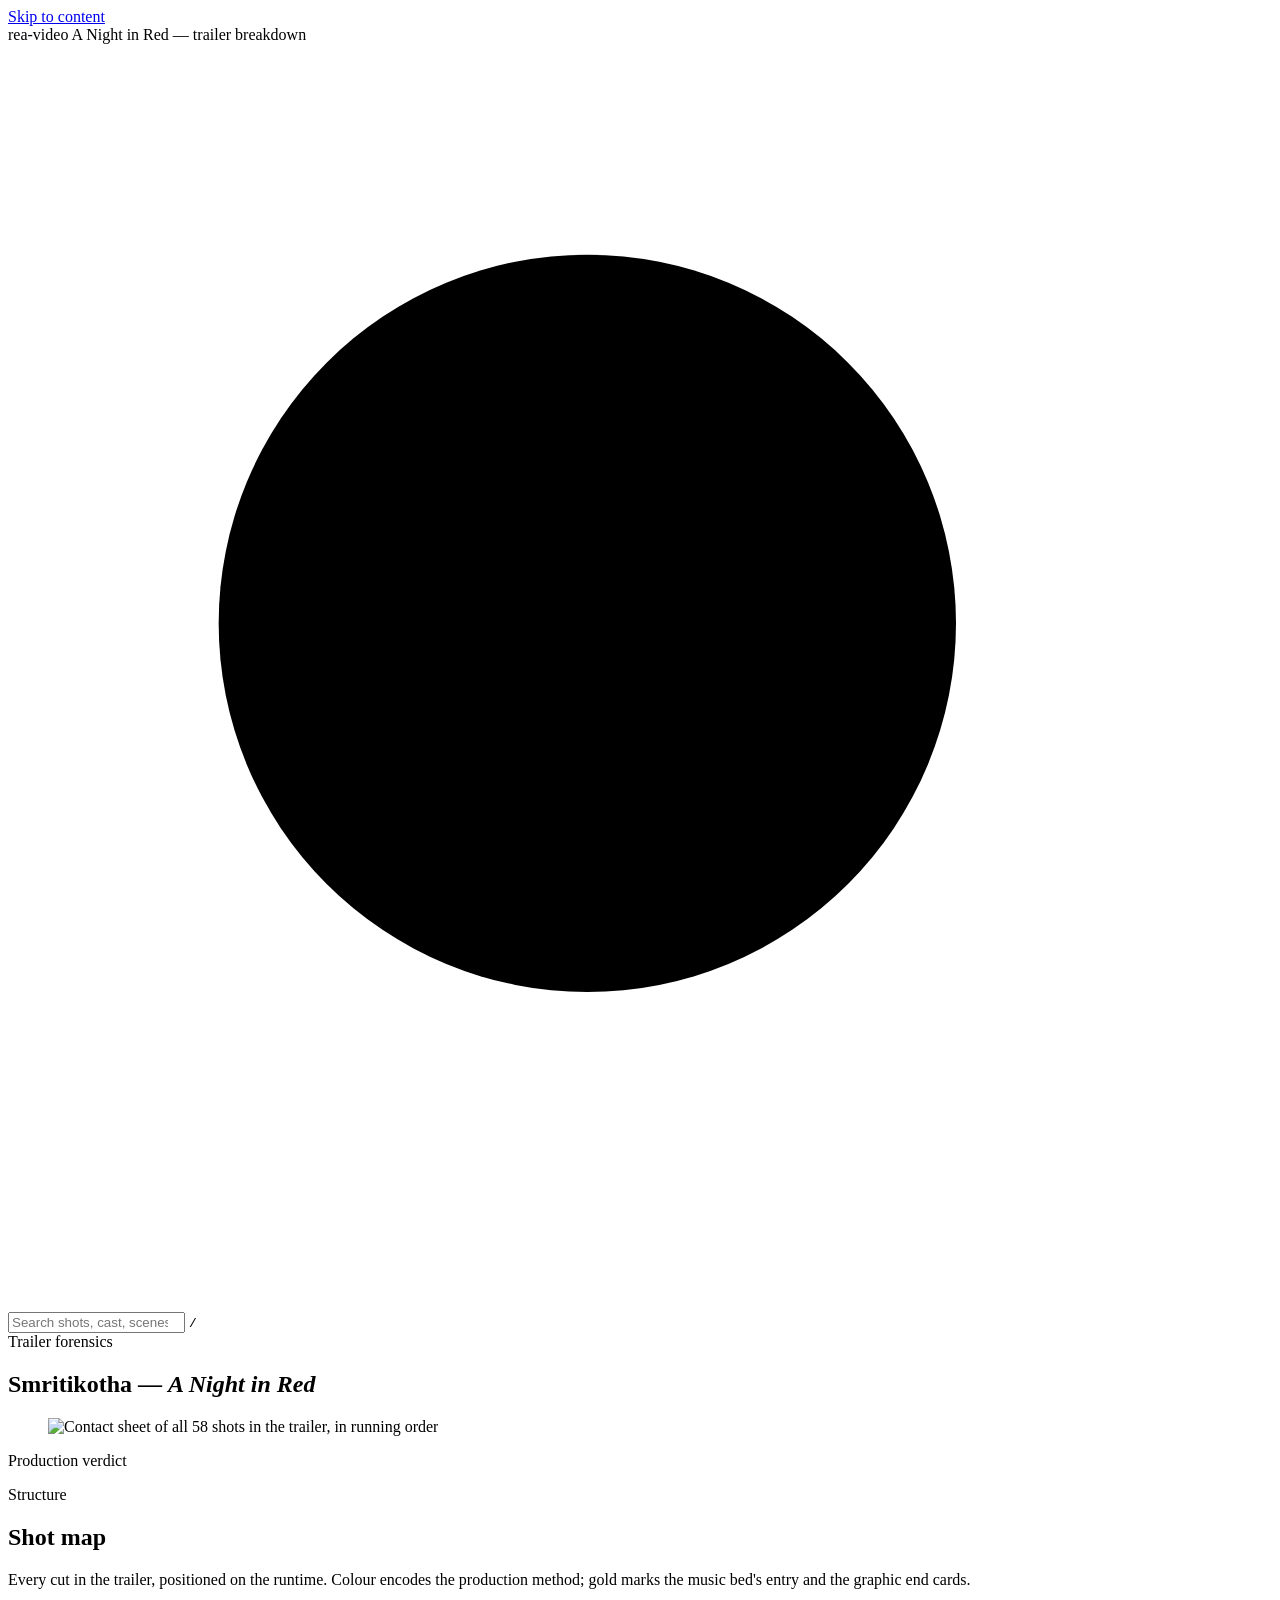
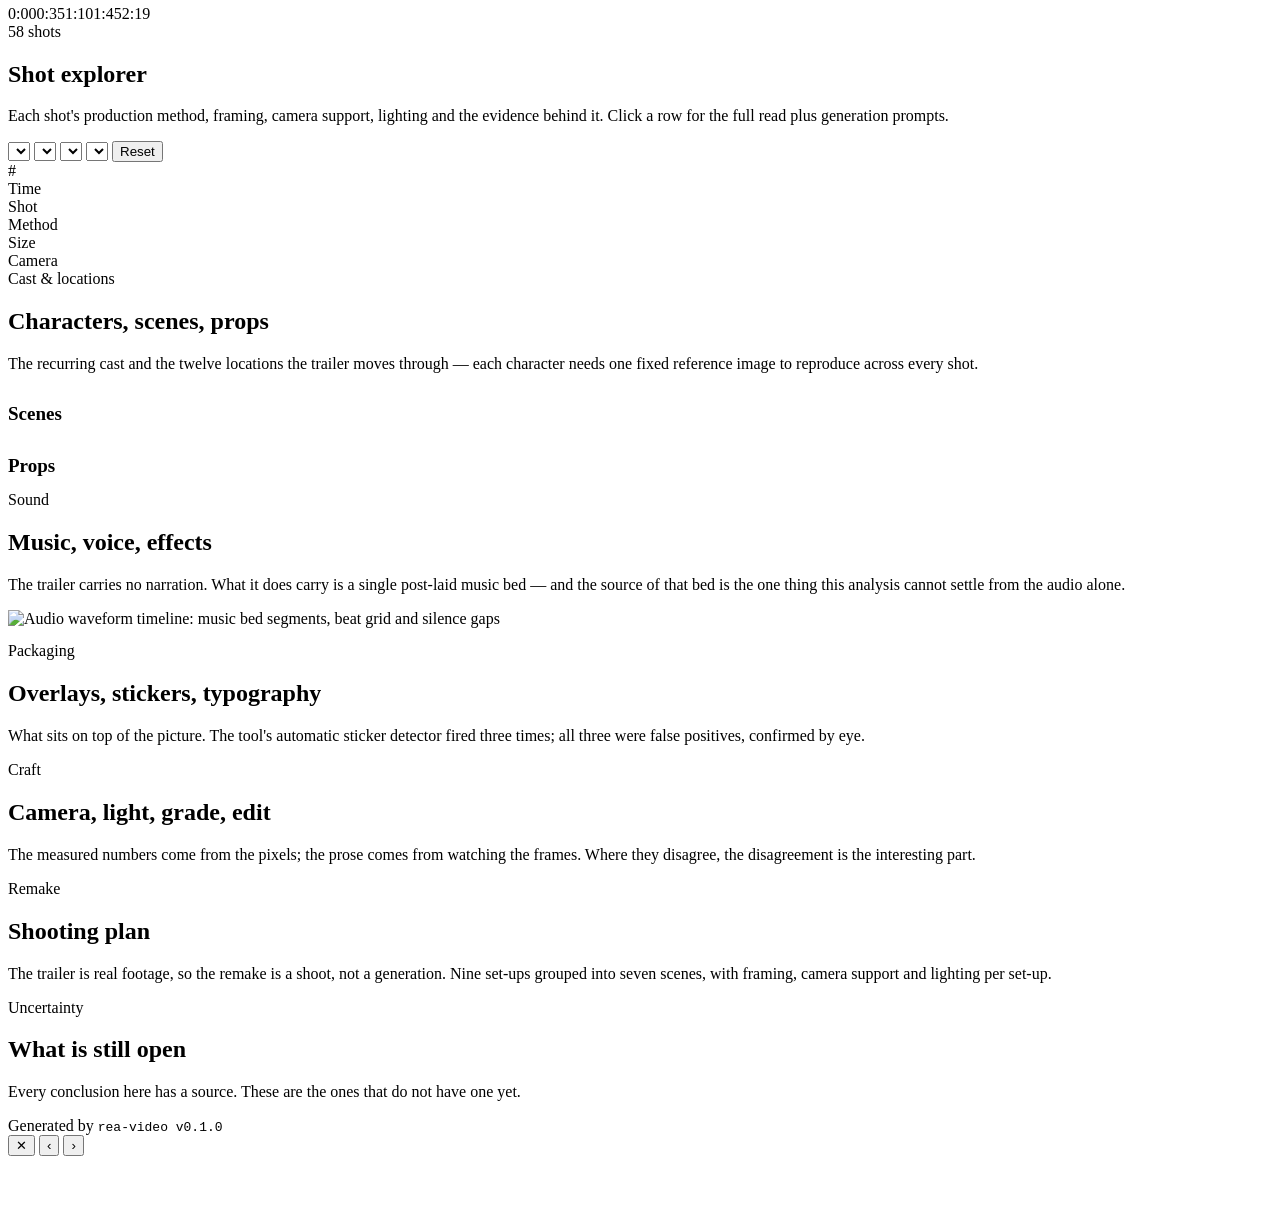
<file: assets/index.template.html>
<!DOCTYPE html>
<html lang="en">
<head>
<meta charset="utf-8">
<meta name="viewport" content="width=device-width, initial-scale=1">
<title>Smritikotha — A Night in Red · Trailer Production Breakdown</title>
<meta name="description" content="Shot-by-shot reverse-engineering of the Smritikotha 'A Night in Red' wedding trailer: production method per shot, cast, lighting, editing, sound, and a remake plan.">
<style>__CSS__</style>
</head>
<body>
<a class="skip" href="#main">Skip to content</a>

<header class="chrome">
  <div class="chrome__bar">
    <div class="brand">
      <span class="brand__mark">rea-video</span>
      <span class="brand__title">A Night in Red — trailer breakdown</span>
    </div>
    <nav class="nav" id="nav" aria-label="Sections"></nav>
    <div class="chrome__search">
      <svg viewBox="0 0 24 24" aria-hidden="true"><circle cx="11" cy="11" r="7"/><path d="M20 20l-3.6-3.6"/></svg>
      <input type="search" id="search" placeholder="Search shots, cast, scenes…" autocomplete="off" aria-label="Search" aria-controls="search-results" aria-expanded="false">
      <kbd>/</kbd>
      <div class="search-results" id="search-results" role="listbox" aria-label="Search results"></div>
    </div>
  </div>
  <div class="progress"><div class="progress__bar" id="progress-bar"></div></div>
</header>

<main id="main" class="wrap">

  <section class="hero" id="overview">
    <div class="hero__grid">
      <div class="hero__copy">
        <div class="section__eyebrow">Trailer forensics</div>
        <h1 class="hero__title">Smritikotha — <em>A Night in Red</em></h1>
        <p class="hero__sub" id="hero-sub"></p>
        <div class="hero__facts" id="hero-facts"></div>
      </div>
      <figure class="hero__film">
        <img id="hero-strip" alt="Contact sheet of all 58 shots in the trailer, in running order">
      </figure>
    </div>
  </section>

  <section class="section" id="verdict">
    <div class="verdict">
      <div class="verdict__main">
        <div class="verdict__label">Production verdict</div>
        <p class="verdict__text" id="verdict-text"></p>
        <div class="mix" id="mix-bar" role="img" aria-label="Share of runtime by production method"></div>
        <div class="mix__legend" id="mix-legend"></div>
      </div>
      <aside class="verdict__side" id="verdict-stats"></aside>
    </div>
  </section>

  <section class="section" id="shot-map">
    <div class="section__head">
      <div class="section__eyebrow">Structure</div>
      <h2 class="section__title">Shot map</h2>
      <p class="section__lede">Every cut in the trailer, positioned on the runtime. Colour encodes the production method; gold marks the music bed's entry and the graphic end cards.</p>
    </div>
    <div class="timeline" id="timeline-strip" role="img" aria-label="Timeline of all shots"></div>
    <div class="timeline__axis"><span>0:00</span><span>0:35</span><span>1:10</span><span>1:45</span><span>2:19</span></div>
  </section>

  <section class="section" id="shots">
    <div class="section__head">
      <div class="section__eyebrow">58 shots</div>
      <h2 class="section__title">Shot explorer</h2>
      <p class="section__lede">Each shot's production method, framing, camera support, lighting and the evidence behind it. Click a row for the full read plus generation prompts.</p>
    </div>

    <div class="filters">
      <div class="filters__row" id="filter-labels"></div>
      <div class="filters__row">
        <select class="select" id="filter-scene" aria-label="Filter by location"></select>
        <select class="select" id="filter-size" aria-label="Filter by shot size"></select>
        <select class="select" id="filter-camera" aria-label="Filter by camera support"></select>
        <select class="select" id="filter-light" aria-label="Filter by lighting setup"></select>
        <span class="filters__spacer"></span>
        <span class="result-count" id="result-count"></span>
        <button class="btn" id="reset-filters" type="button">Reset</button>
      </div>
    </div>

    <div class="shots">
      <div class="shots__head" aria-hidden="true">
        <div>#</div><div>Time</div><div>Shot</div><div>Method</div><div>Size</div><div>Camera</div><div></div>
      </div>
      <div id="shot-list"></div>
    </div>
  </section>

  <section class="section" id="cast">
    <div class="section__head">
      <div class="section__eyebrow">Cast &amp; locations</div>
      <h2 class="section__title">Characters, scenes, props</h2>
      <p class="section__lede">The recurring cast and the twelve locations the trailer moves through — each character needs one fixed reference image to reproduce across every shot.</p>
    </div>
    <div class="grid grid--3" id="characters"></div>
    <h3 class="section__title" style="font-size:19px;margin:30px 0 14px">Scenes</h3>
    <div class="grid grid--2" id="scenes"></div>
    <h3 class="section__title" style="font-size:19px;margin:30px 0 14px">Props</h3>
    <div class="grid grid--4" id="props"></div>
  </section>

  <section class="section" id="sound">
    <div class="section__head">
      <div class="section__eyebrow">Sound</div>
      <h2 class="section__title">Music, voice, effects</h2>
      <p class="section__lede">The trailer carries no narration. What it does carry is a single post-laid music bed — and the source of that bed is the one thing this analysis cannot settle from the audio alone.</p>
    </div>
    <div class="grid grid--2" id="audio-cards"></div>
    <div class="card card--pad" style="margin-top:14px">
      <div class="bpm">
        <span class="bpm__n" id="bpm-n"></span>
        <span class="bpm__l" id="bpm-l"></span>
      </div>
      <img class="wave" id="audio-wave" alt="Audio waveform timeline: music bed segments, beat grid and silence gaps">
      <div class="musicsegs" id="music-segs" style="margin-top:14px"></div>
    </div>
  </section>

  <section class="section" id="packaging">
    <div class="section__head">
      <div class="section__eyebrow">Packaging</div>
      <h2 class="section__title">Overlays, stickers, typography</h2>
      <p class="section__lede">What sits on top of the picture. The tool's automatic sticker detector fired three times; all three were false positives, confirmed by eye.</p>
    </div>
    <div class="grid grid--2" id="stickers"></div>
    <div class="note note--red" id="packaging-note" style="margin-top:14px"></div>
  </section>

  <section class="section" id="craft">
    <div class="section__head">
      <div class="section__eyebrow">Craft</div>
      <h2 class="section__title">Camera, light, grade, edit</h2>
      <p class="section__lede">The measured numbers come from the pixels; the prose comes from watching the frames. Where they disagree, the disagreement is the interesting part.</p>
    </div>
    <div class="grid grid--2" id="aspects"></div>
  </section>

  <section class="section" id="remake">
    <div class="section__head">
      <div class="section__eyebrow">Remake</div>
      <h2 class="section__title">Shooting plan</h2>
      <p class="section__lede">The trailer is real footage, so the remake is a shoot, not a generation. Nine set-ups grouped into seven scenes, with framing, camera support and lighting per set-up.</p>
    </div>
    <div class="grid" id="shoot-plan" style="gap:12px"></div>
    <div class="note" id="remake-note" style="margin-top:16px"></div>
  </section>

  <section class="section" id="confidence">
    <div class="section__head">
      <div class="section__eyebrow">Uncertainty</div>
      <h2 class="section__title">What is still open</h2>
      <p class="section__lede">Every conclusion here has a source. These are the ones that do not have one yet.</p>
    </div>
    <div class="grid grid--2" id="open-questions"></div>
  </section>

  <footer class="footer">
    <span>Generated by <code>rea-video v0.1.0</code></span>
    <span id="foot-source"></span>
    <span id="foot-review"></span>
  </footer>
</main>

<div class="lightbox" id="lightbox" role="dialog" aria-modal="true" aria-label="Image viewer">
  <button class="lightbox__close" id="lb-close" aria-label="Close">&#10005;</button>
  <button class="lightbox__nav lightbox__nav--prev" id="lb-prev" aria-label="Previous">&#8249;</button>
  <button class="lightbox__nav lightbox__nav--next" id="lb-next" aria-label="Next">&#8250;</button>
  <figure class="lightbox__fig">
    <img class="lightbox__img" id="lb-img" alt="">
    <figcaption class="lightbox__cap" id="lb-cap"></figcaption>
  </figure>
</div>

<script id="artifact-data" type="application/json">__DATA__</script>
<script>__JS__</script>
</body>
</html>
</file>
